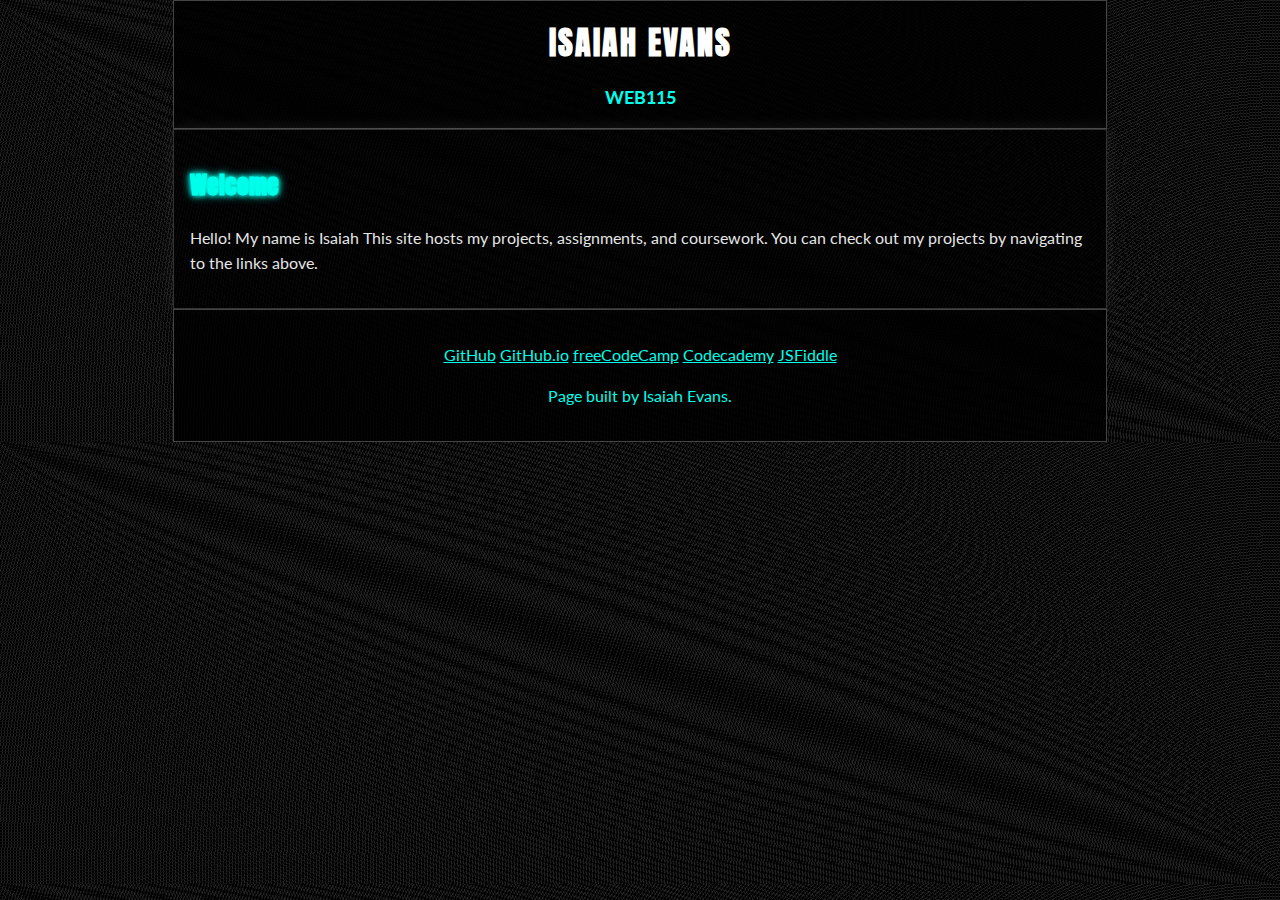
<file: index.htm>
<!DOCTYPE html>
<html lang="en">
<head>
  <meta charset="UTF-8">
  <meta name="viewport" content="width=device-width, initial-scale=1.0">
  <title>Isaiah — Home</title>
  <link rel="stylesheet" href="styles.css">
</head>
<body>
  <header>
    <h1>Isaiah Evans</h1>
    <nav>
      <ul>
        <li><a href="web115/index.html">WEB115</a></li>
      </ul>
    </nav>
  </header>
  <main>
    <h2>Welcome</h2>
    <p>Hello! My name is Isaiah This site hosts my projects, assignments, and coursework. You can check out my projects by navigating to the links above.</p>
  </main>
  <footer>
    <p>
      <a href="https://github.com/IsaiahEvans" target="_blank">GitHub</a> 
      <a href="https://IsaiahEvans.github.io" target="_blank">GitHub.io</a> 
      <a href="https://www.freecodecamp.org/Isaiah_Evans21" target="_blank">freeCodeCamp</a> 
      <a href="https://www.codecademy.com/profiles/Staticsnoise" target="_blank">Codecademy</a> 
      <a href="https://jsfiddle.net/u/staticsnoise/fiddles" target="_blank">JSFiddle</a>
    </p>
    <p>
      <a  </a> 
      <a  </a>
    </p>
    <p>Page built by Isaiah Evans.</p>
  </footer>
</body>
</html>
</file>
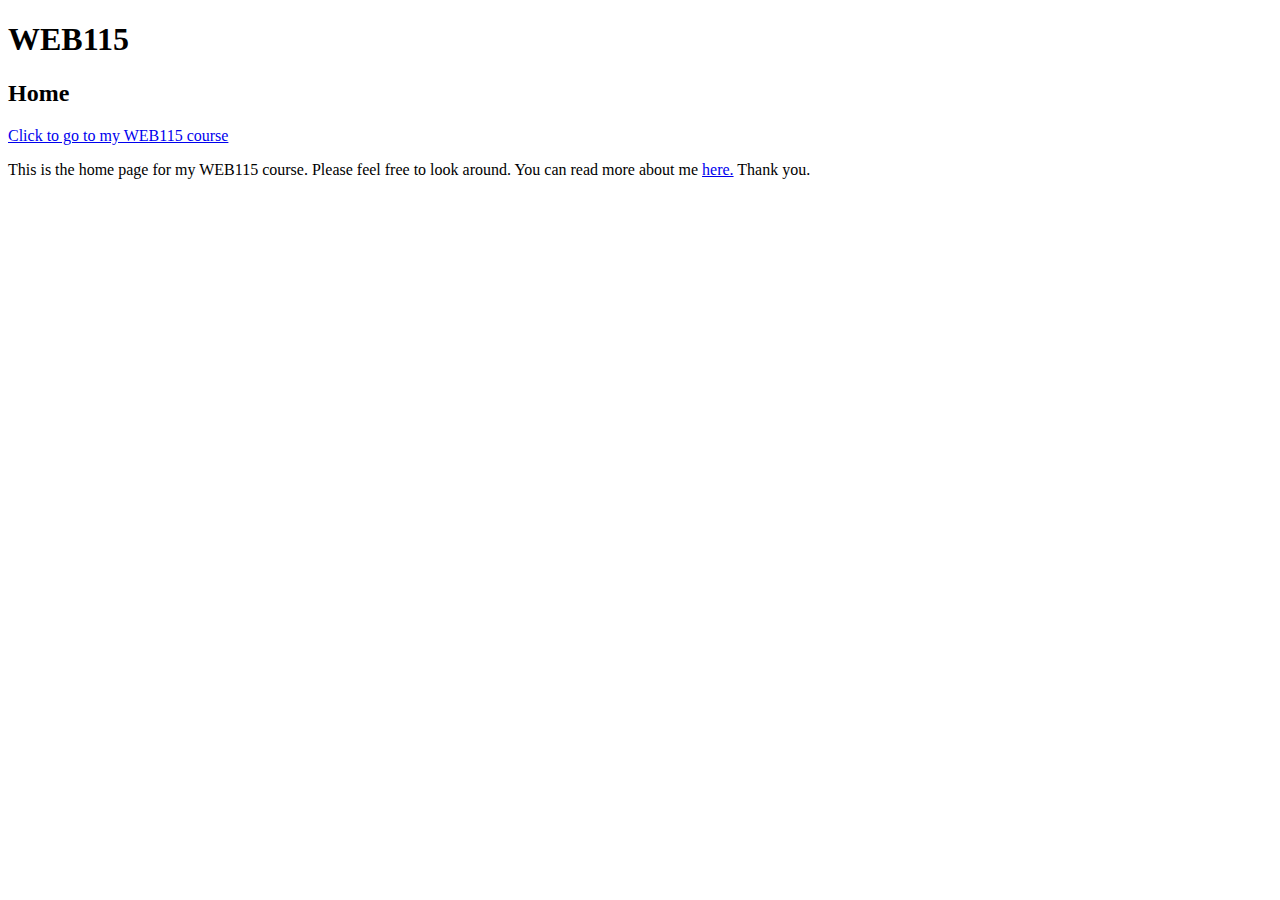
<file: index.html>
<!DOCTYPE html>
<html lang="en">
<head>
    <meta charset="UTF-8">
    <title>WEB115 - Home</title>
</head>

<body>

<header>
    <h1>WEB115</h1>
</header>

<main>
    <h2>Home</h2>
    <a href="web115/index.html">Click to go to my WEB115 course</a>


    <p>
        This is the home page for my WEB115 course. Please feel free to look around.
        You can read more about me <a href="web115/introduction.html">here.</a>
        Thank you.
    </p>
</main>

</body>
</html>
</file>
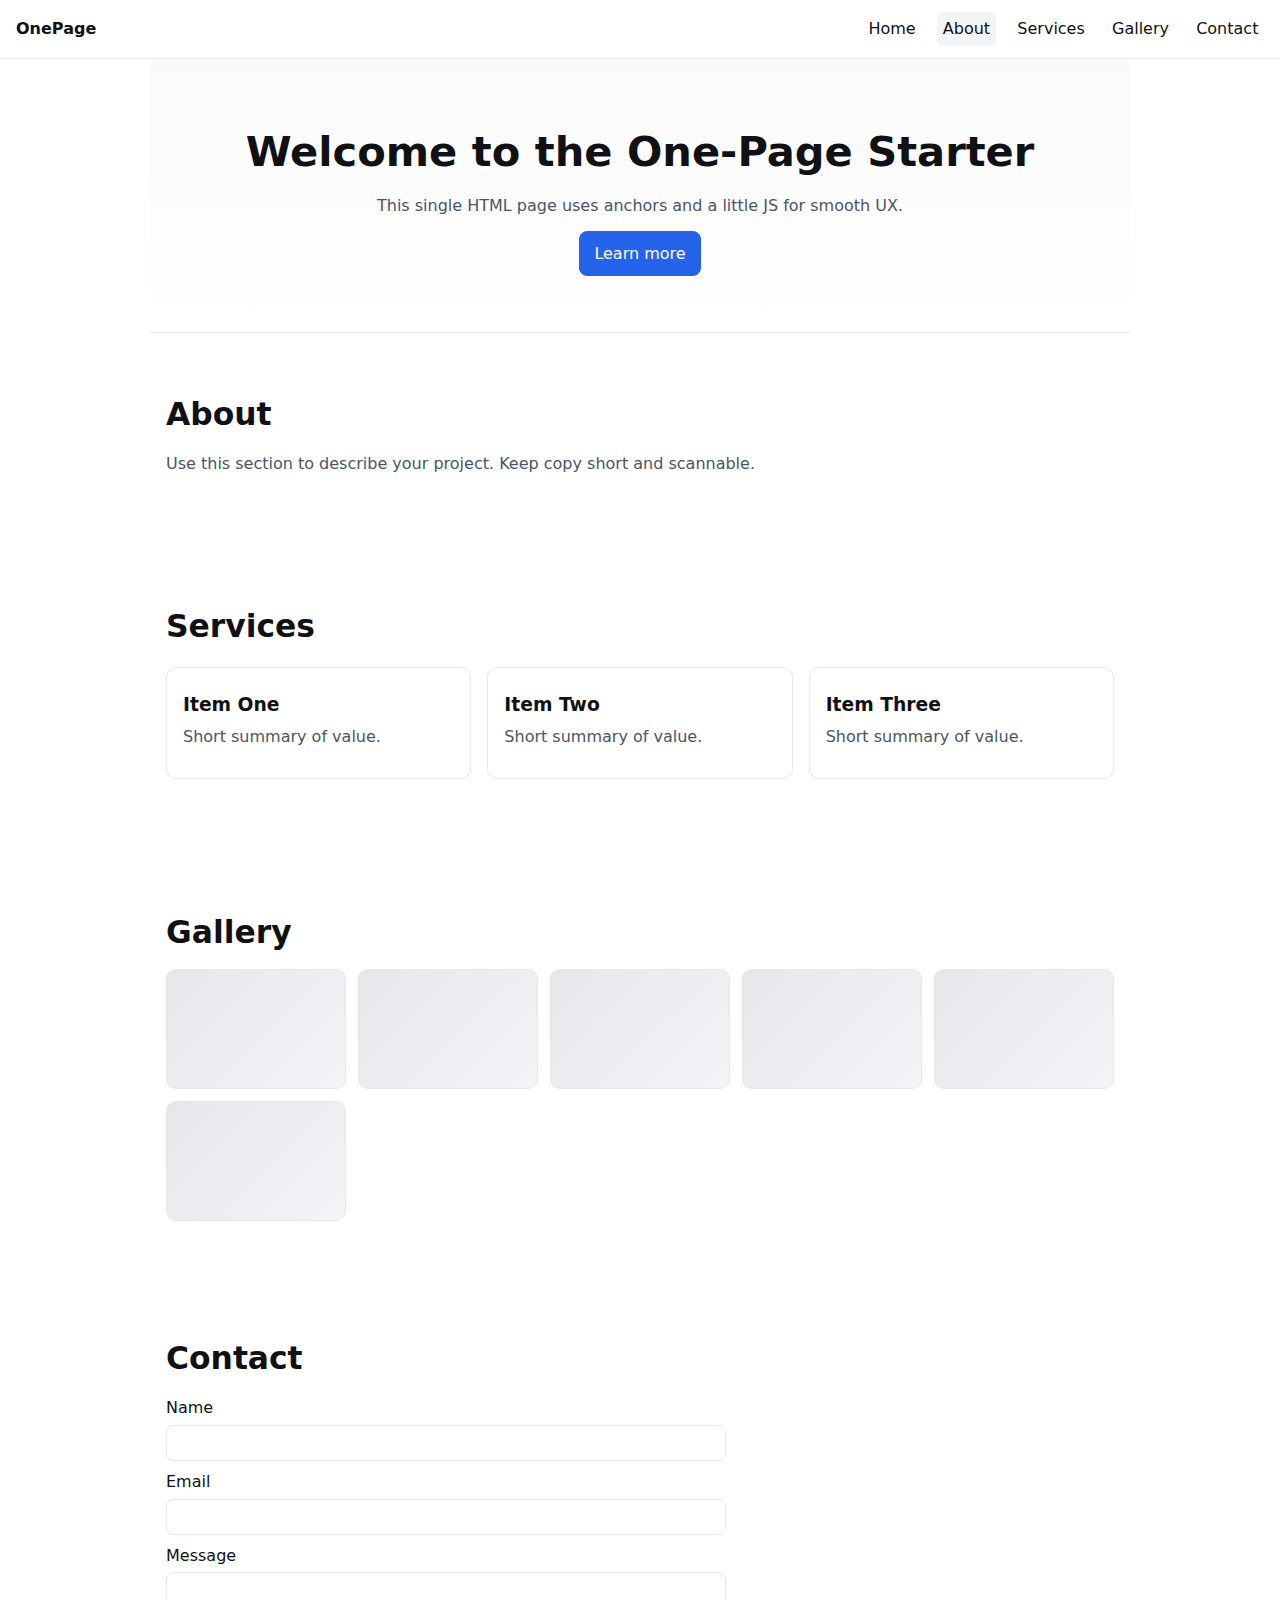
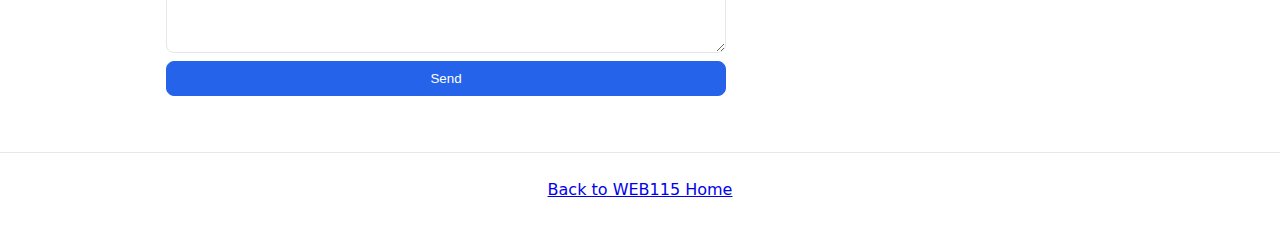
<file: web115/onepage_original/index.html>
<!DOCTYPE html>
<html lang="en">
<head>
  <meta charset="utf-8" />
  <meta name="viewport" content="width=device-width, initial-scale=1" />
  <title>One-Page Starter</title>

  <link rel="stylesheet" href="styles/style.css" />
  <link rel="icon" href="images/favicon-32.png" sizes="32x32" type="image/png" />
</head>
<body>
  <header class="site-header">
    <a class="logo" href="#home">OnePage</a>
    <button id="navToggle" class="nav-toggle" aria-expanded="false" aria-controls="siteNav">Menu</button>
    <nav id="siteNav" class="site-nav" aria-label="Primary">
      <a href="#home" class="active">Home</a>
      <a href="#about">About</a>
      <a href="#services">Services</a>
      <a href="#gallery">Gallery</a>
      <a href="#contact">Contact</a>
    </nav>
  </header>

  <main>
    <section id="home" class="panel hero" tabindex="-1" aria-labelledby="home-title">
      <h1 id="home-title">Welcome to the One-Page Starter</h1>
      <p>This single HTML page uses anchors and a little JS for smooth UX.</p>
      <a class="button" href="#about">Learn more</a>
    </section>

    <section id="about" class="panel" aria-labelledby="about-title">
      <h2 id="about-title">About</h2>
      <p>Use this section to describe your project. Keep copy short and scannable.</p>
    </section>

    <section id="services" class="panel" aria-labelledby="services-title">
      <h2 id="services-title">Services</h2>
      <ul class="cards">
        <li class="card"><h3>Item One</h3><p>Short summary of value.</p></li>
        <li class="card"><h3>Item Two</h3><p>Short summary of value.</p></li>
        <li class="card"><h3>Item Three</h3><p>Short summary of value.</p></li>
      </ul>
    </section>

    <section id="gallery" class="panel" aria-labelledby="gallery-title">
      <h2 id="gallery-title">Gallery</h2>
      <div class="grid">
        <div class="ph"></div><div class="ph"></div><div class="ph"></div>
        <div class="ph"></div><div class="ph"></div><div class="ph"></div>
      </div>
    </section>

    <section id="contact" class="panel" aria-labelledby="contact-title">
      <h2 id="contact-title">Contact</h2>
      <form class="contact" action="#" method="post" onsubmit="return false;">
        <label>
          <span>Name</span>
          <input type="text" required>
        </label>
        <label>
          <span>Email</span>
          <input type="email" required>
        </label>
        <label>
          <span>Message</span>
          <textarea rows="4" required></textarea>
        </label>
        <button class="button" type="submit">Send</button>
      </form>
    </section>
  </main>

  <footer class="site-footer">
    <p><a href="../">Back to WEB115 Home</a></p>
  </footer>

  <!-- tiny JS for menu + active-link highlight -->
  <script src="scripts/main.js"></script>

  <!-- validator bubble -->
  <script src="https://lint.page/kit/880bd5.js" crossorigin="anonymous"></script>
</body>
</html>
</file>
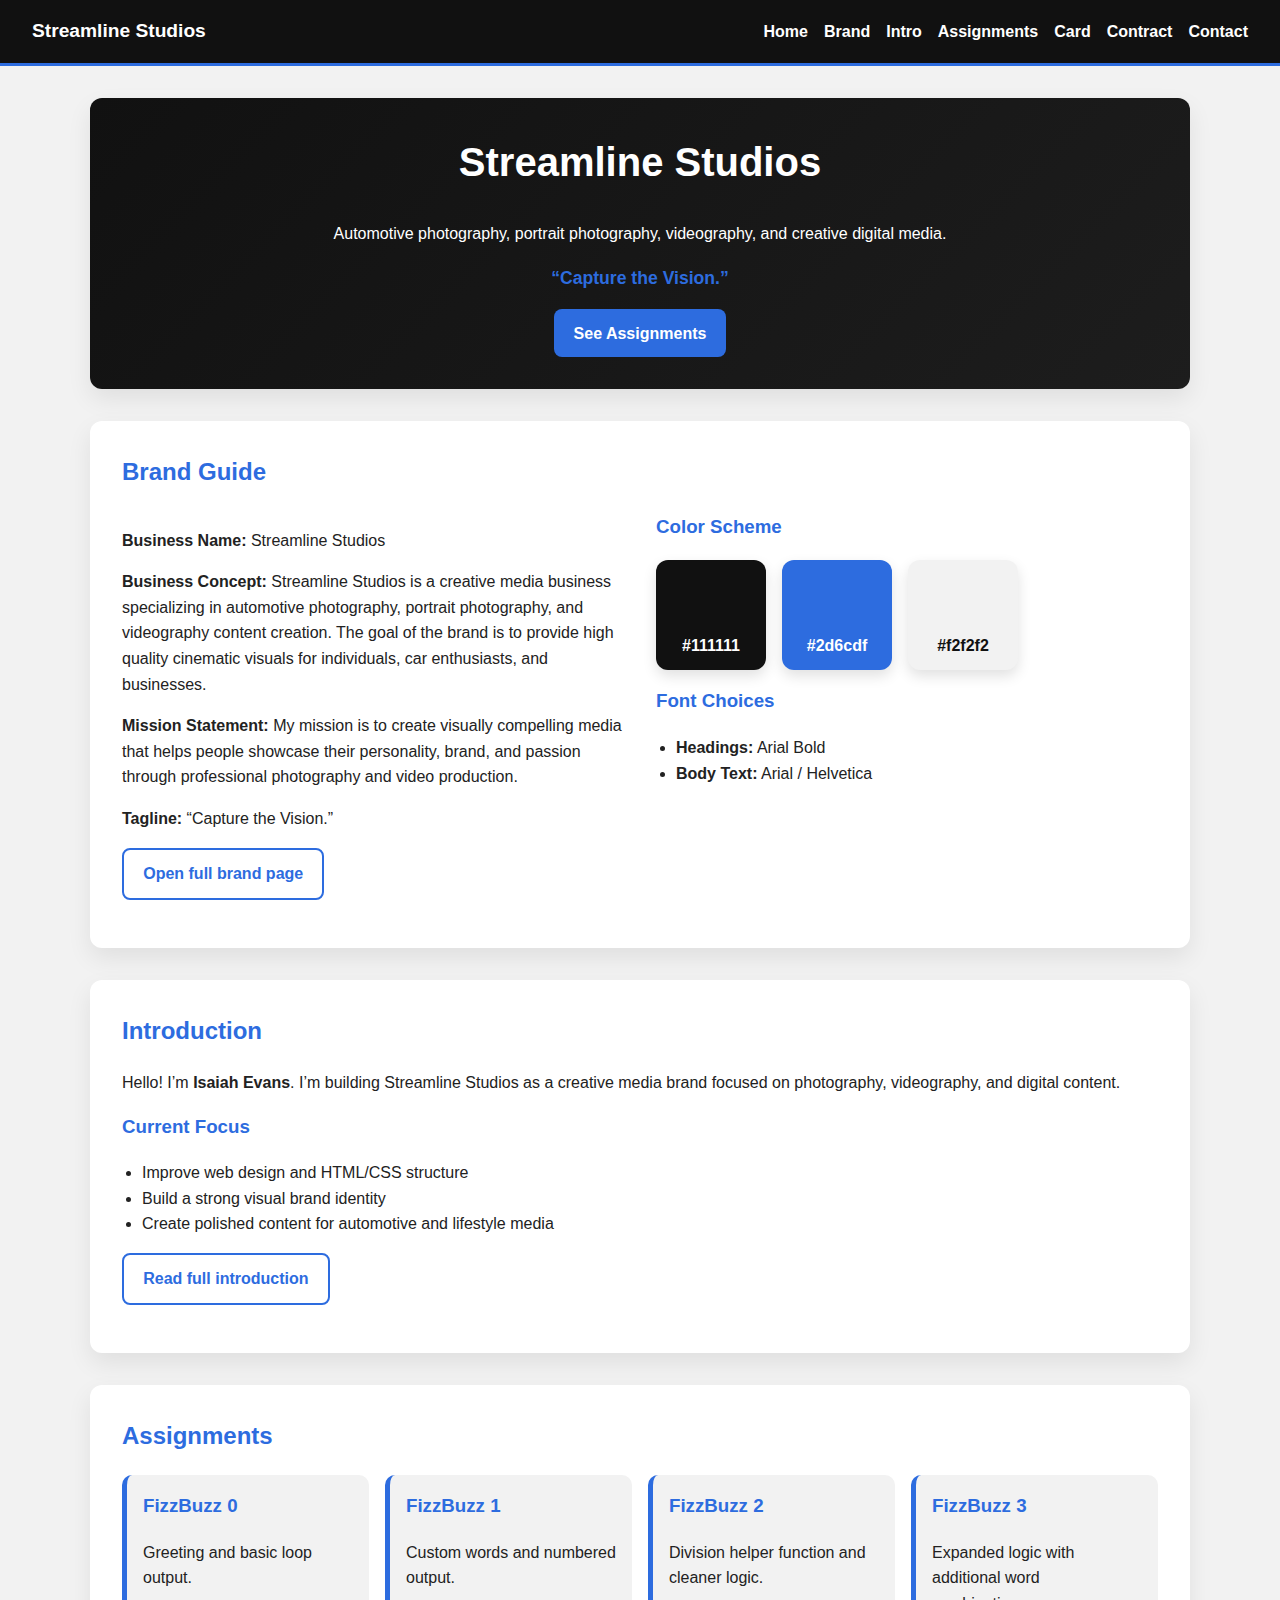
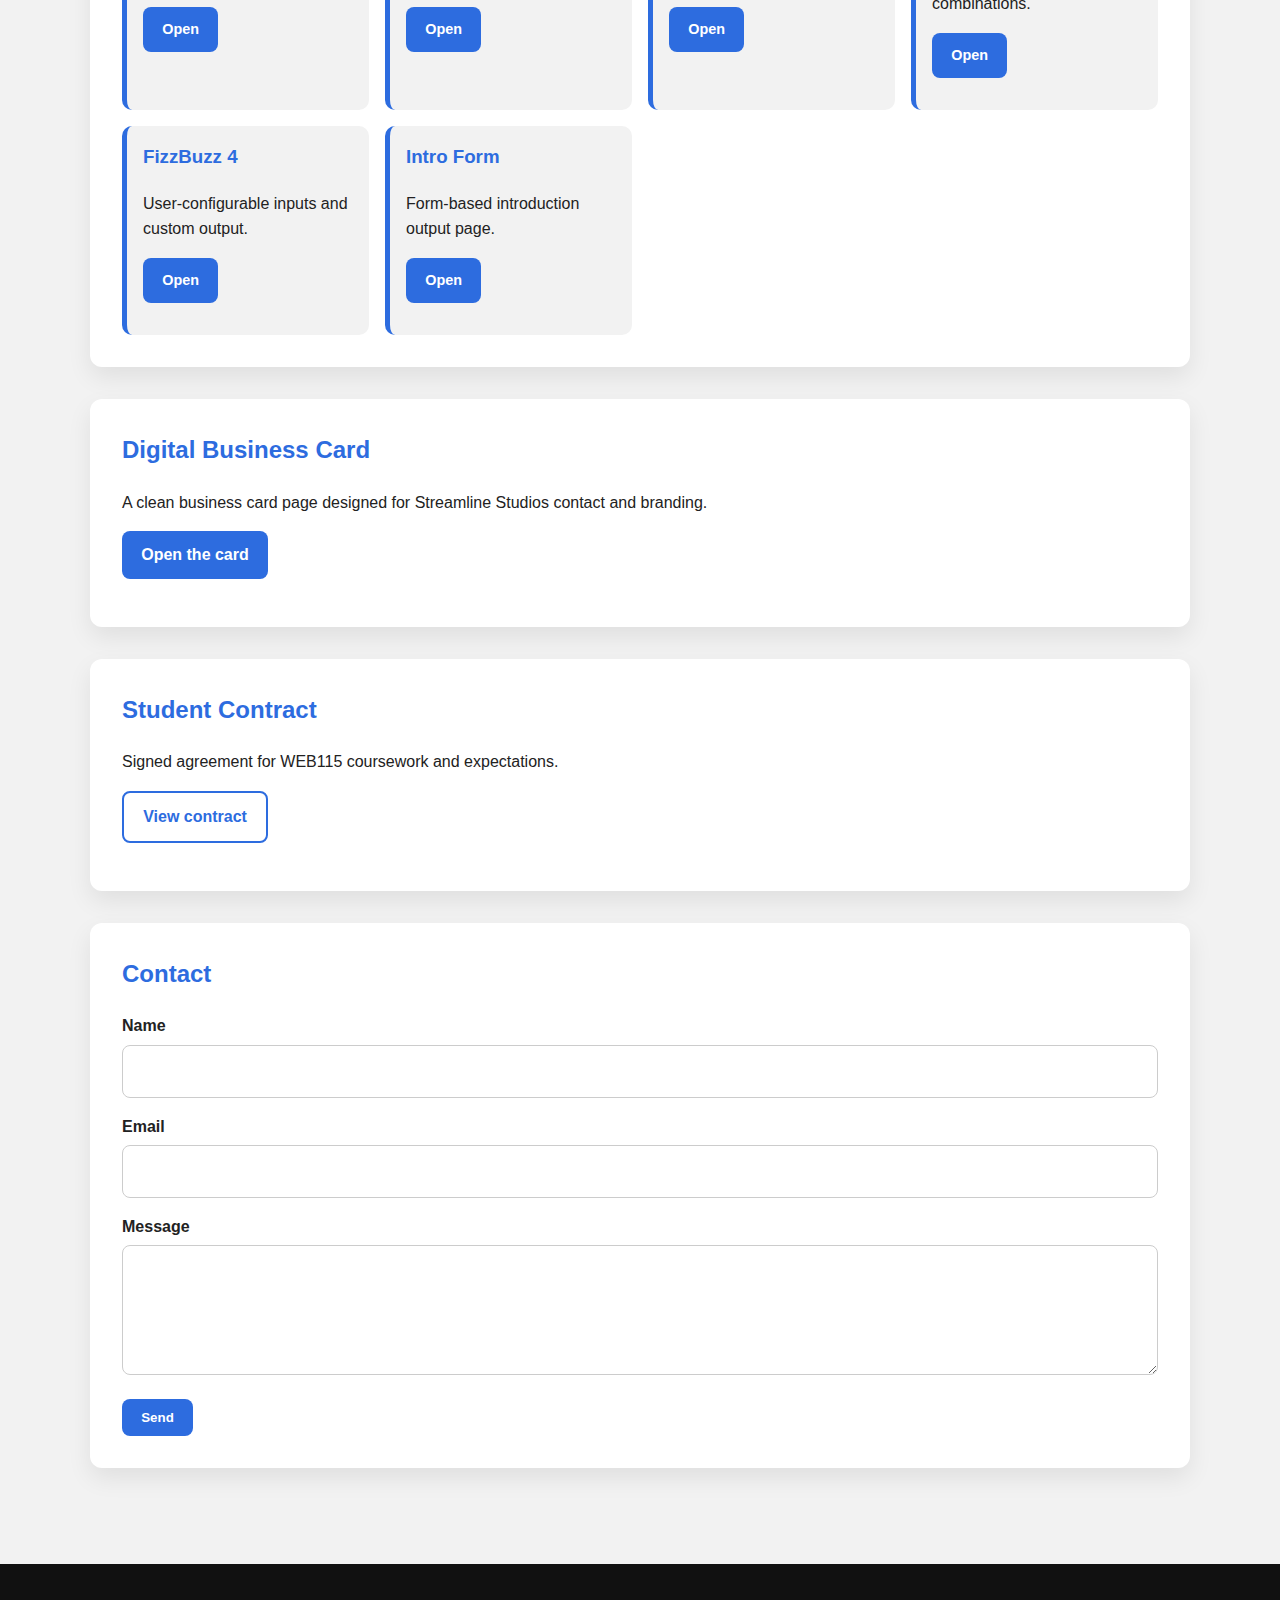
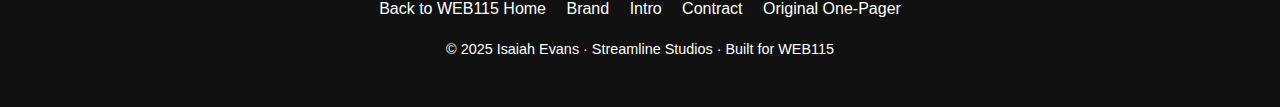
<file: web115/onepage_site/index.html>
<!DOCTYPE html>
<html lang="en">
<head>
  <meta charset="utf-8" />
  <meta name="viewport" content="width=device-width, initial-scale=1" />
  <meta name="description" content="Streamline Studios — automotive photography, portrait photography, videography, and creative digital media." />
  <title>Streamline Studios — One-Page Site</title>

  <link rel="stylesheet" href="styles/style.css" />

  <link rel="icon" href="images/favicon.ico">
</head>
<body>
  <header class="site-header">
    <a class="logo" href="#home" aria-label="Streamline Studios">
      <span class="wordmark">Streamline Studios</span>
    </a>

    <button id="navToggle" class="nav-toggle" aria-expanded="false" aria-controls="siteNav" aria-label="Toggle menu">
      Menu
    </button>

    <nav id="siteNav" class="site-nav" aria-label="Primary">
      <a href="#home" class="active">Home</a>
      <a href="#brand">Brand</a>
      <a href="#intro">Intro</a>
      <a href="#assignments">Assignments</a>
      <a href="#card">Card</a>
      <a href="#contract">Contract</a>
      <a href="#contact">Contact</a>
    </nav>
  </header>

  <main>
    <section id="home" class="panel hero" tabindex="-1" aria-labelledby="home-title">
      <h1 id="home-title">Streamline Studios</h1>
      <p>Automotive photography, portrait photography, videography, and creative digital media.</p>
      <p class="tagline">“Capture the Vision.”</p>
      <a class="button" href="#assignments">See Assignments</a>
    </section>

    <section id="brand" class="panel" aria-labelledby="brand-title">
      <h2 id="brand-title">Brand Guide</h2>
      <div class="columns">
        <div>
          <p><strong>Business Name:</strong> Streamline Studios</p>
          <p><strong>Business Concept:</strong> Streamline Studios is a creative media business specializing in automotive photography, portrait photography, and videography content creation. The goal of the brand is to provide high quality cinematic visuals for individuals, car enthusiasts, and businesses.</p>
          <p><strong>Mission Statement:</strong> My mission is to create visually compelling media that helps people showcase their personality, brand, and passion through professional photography and video production.</p>
          <p><strong>Tagline:</strong> “Capture the Vision.”</p>
          <p class="mt-1"><a class="button outline" href="../brand.html">Open full brand page</a></p>
        </div>

        <div>
          <h3>Color Scheme</h3>
          <ul class="swatches">
            <li style="--chip:#111111"><span>#111111</span></li>
            <li style="--chip:#2d6cdf"><span>#2d6cdf</span></li>
            <li style="--chip:#f2f2f2; --ink:#111111"><span>#f2f2f2</span></li>
          </ul>

          <h3>Font Choices</h3>
          <ul class="bullets">
            <li><strong>Headings:</strong> Arial Bold</li>
            <li><strong>Body Text:</strong> Arial / Helvetica</li>
          </ul>
        </div>
      </div>
    </section>

    <section id="intro" class="panel" aria-labelledby="intro-title">
      <h2 id="intro-title">Introduction</h2>
      <p>Hello! I’m <strong>Isaiah Evans</strong>. I’m building Streamline Studios as a creative media brand focused on photography, videography, and digital content.</p>
      <h3>Current Focus</h3>
      <ul class="bullets">
        <li>Improve web design and HTML/CSS structure</li>
        <li>Build a strong visual brand identity</li>
        <li>Create polished content for automotive and lifestyle media</li>
      </ul>
      <p class="mt-1"><a class="button outline" href="../introduction.html">Read full introduction</a></p>
    </section>

    <section id="assignments" class="panel" aria-labelledby="assign-title">
      <h2 id="assign-title">Assignments</h2>
      <ul class="cards">
        <li class="card">
          <h3>FizzBuzz 0</h3>
          <p>Greeting and basic loop output.</p>
          <p><a class="button small" href="../fizzbuzz0.html">Open</a></p>
        </li>
        <li class="card">
          <h3>FizzBuzz 1</h3>
          <p>Custom words and numbered output.</p>
          <p><a class="button small" href="../fizzbuzz1.html">Open</a></p>
        </li>
        <li class="card">
          <h3>FizzBuzz 2</h3>
          <p>Division helper function and cleaner logic.</p>
          <p><a class="button small" href="../fizzbuzz2.html">Open</a></p>
        </li>
        <li class="card">
          <h3>FizzBuzz 3</h3>
          <p>Expanded logic with additional word combinations.</p>
          <p><a class="button small" href="../fizzbuzz3.html">Open</a></p>
        </li>
        <li class="card">
          <h3>FizzBuzz 4</h3>
          <p>User-configurable inputs and custom output.</p>
          <p><a class="button small" href="../fizzbuzz4.html">Open</a></p>
        </li>
        <li class="card">
          <h3>Intro Form</h3>
          <p>Form-based introduction output page.</p>
          <p><a class="button small" href="../intro-form.html">Open</a></p>
        </li>
      </ul>
    </section>

    <section id="card" class="panel" aria-labelledby="card-title">
      <h2 id="card-title">Digital Business Card</h2>
      <p>A clean business card page designed for Streamline Studios contact and branding.</p>
      <p class="mt-1"><a class="button" href="../streamlinestudios.com/">Open the card</a></p>
    </section>

    <section id="contract" class="panel" aria-labelledby="contract-title">
      <h2 id="contract-title">Student Contract</h2>
      <p>Signed agreement for WEB115 coursework and expectations.</p>
      <p class="mt-1"><a class="button outline" href="../contract.html">View contract</a></p>
    </section>

    <section id="contact" class="panel" aria-labelledby="contact-title">
      <h2 id="contact-title">Contact</h2>
      <form class="contact" action="#" method="post" onsubmit="return false;">
        <label>
          <span>Name</span>
          <input type="text" required>
        </label>
        <label>
          <span>Email</span>
          <input type="email" required>
        </label>
        <label>
          <span>Message</span>
          <textarea rows="4" required></textarea>
        </label>
        <button class="button" type="submit">Send</button>
      </form>
    </section>
  </main>

  <footer class="site-footer">
    <nav class="footer-links" aria-label="Footer">
      <a href="../">Back to WEB115 Home</a>
      <a href="../brand.html">Brand</a>
      <a href="../introduction.html">Intro</a>
      <a href="../contract.html">Contract</a>
      <a href="../onepage_original/">Original One-Pager</a>
    </nav>
    <p class="small">© 2025 Isaiah Evans · Streamline Studios · Built for WEB115</p>
  </footer>

  <script src="scripts/main.js"></script>
  <script src="https://lint.page/kit/880bd5.js" crossorigin="anonymous"></script>
</body>
</html>
</file>
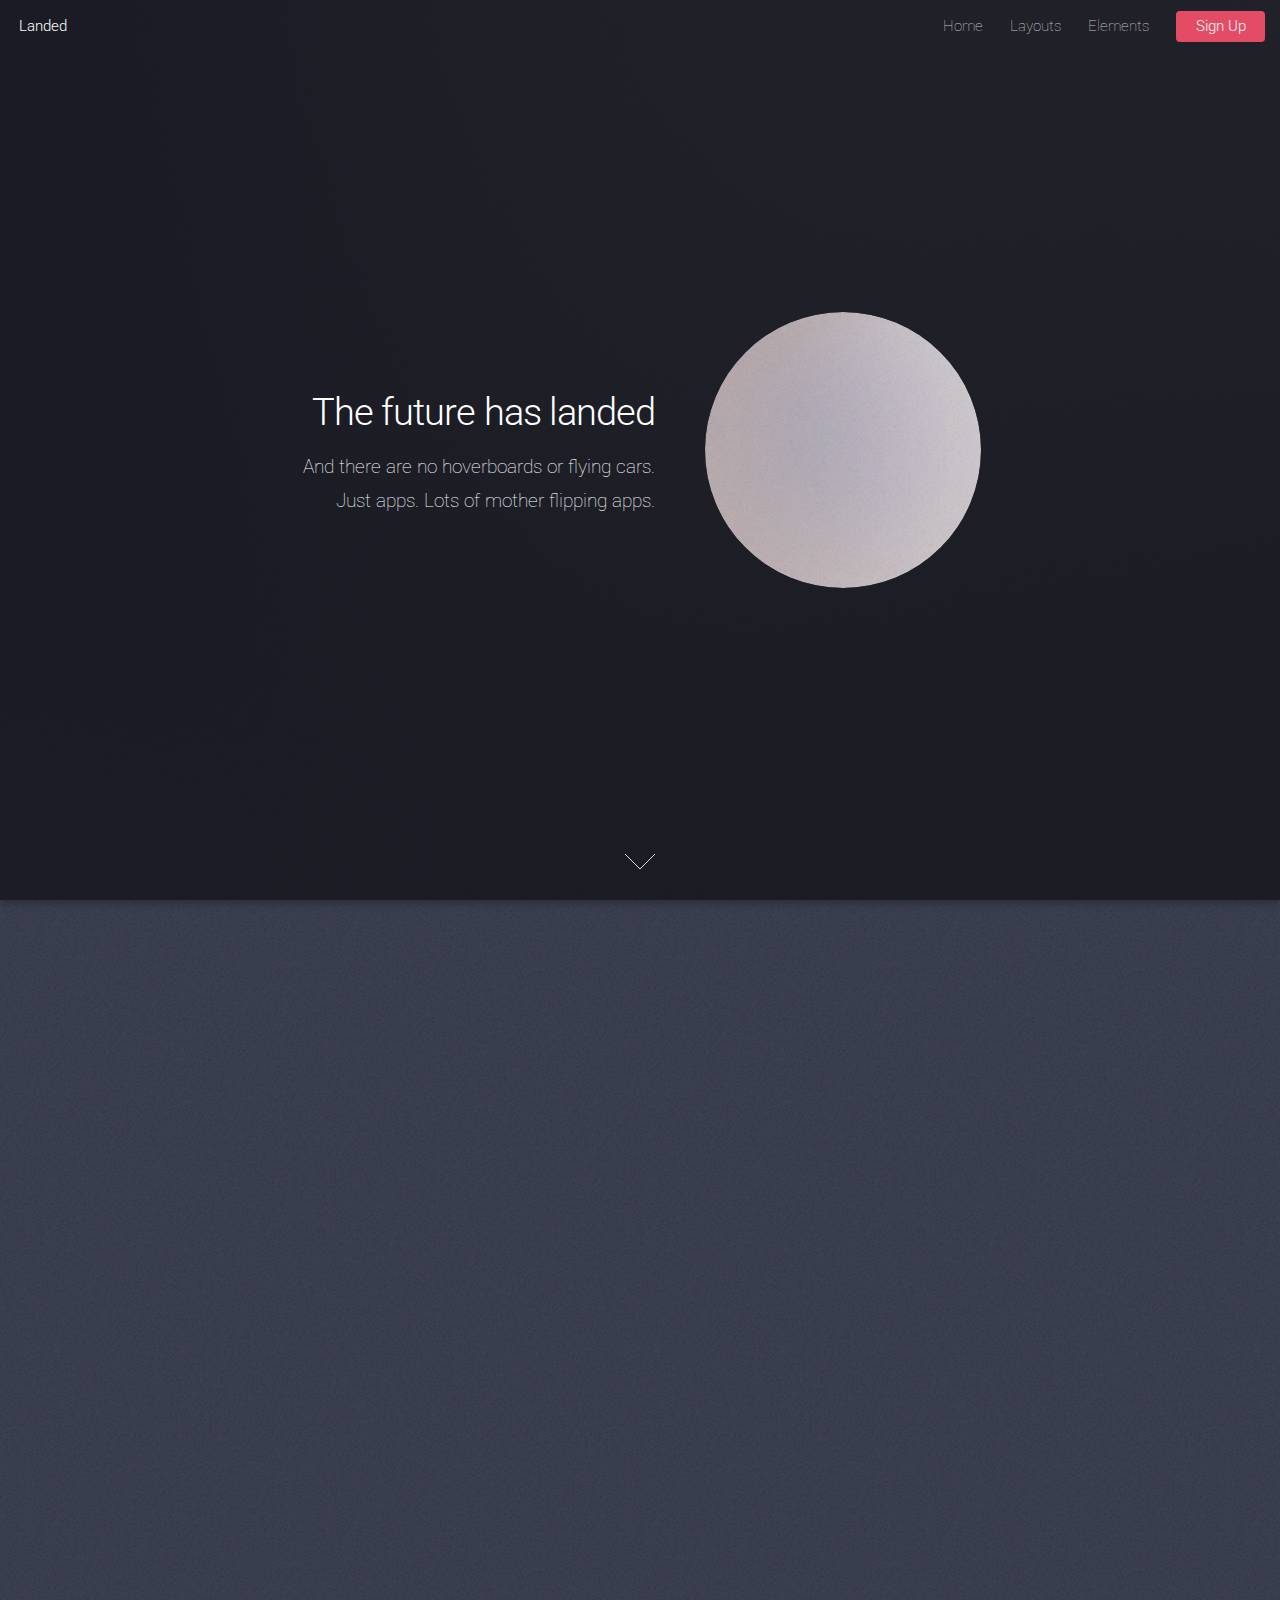
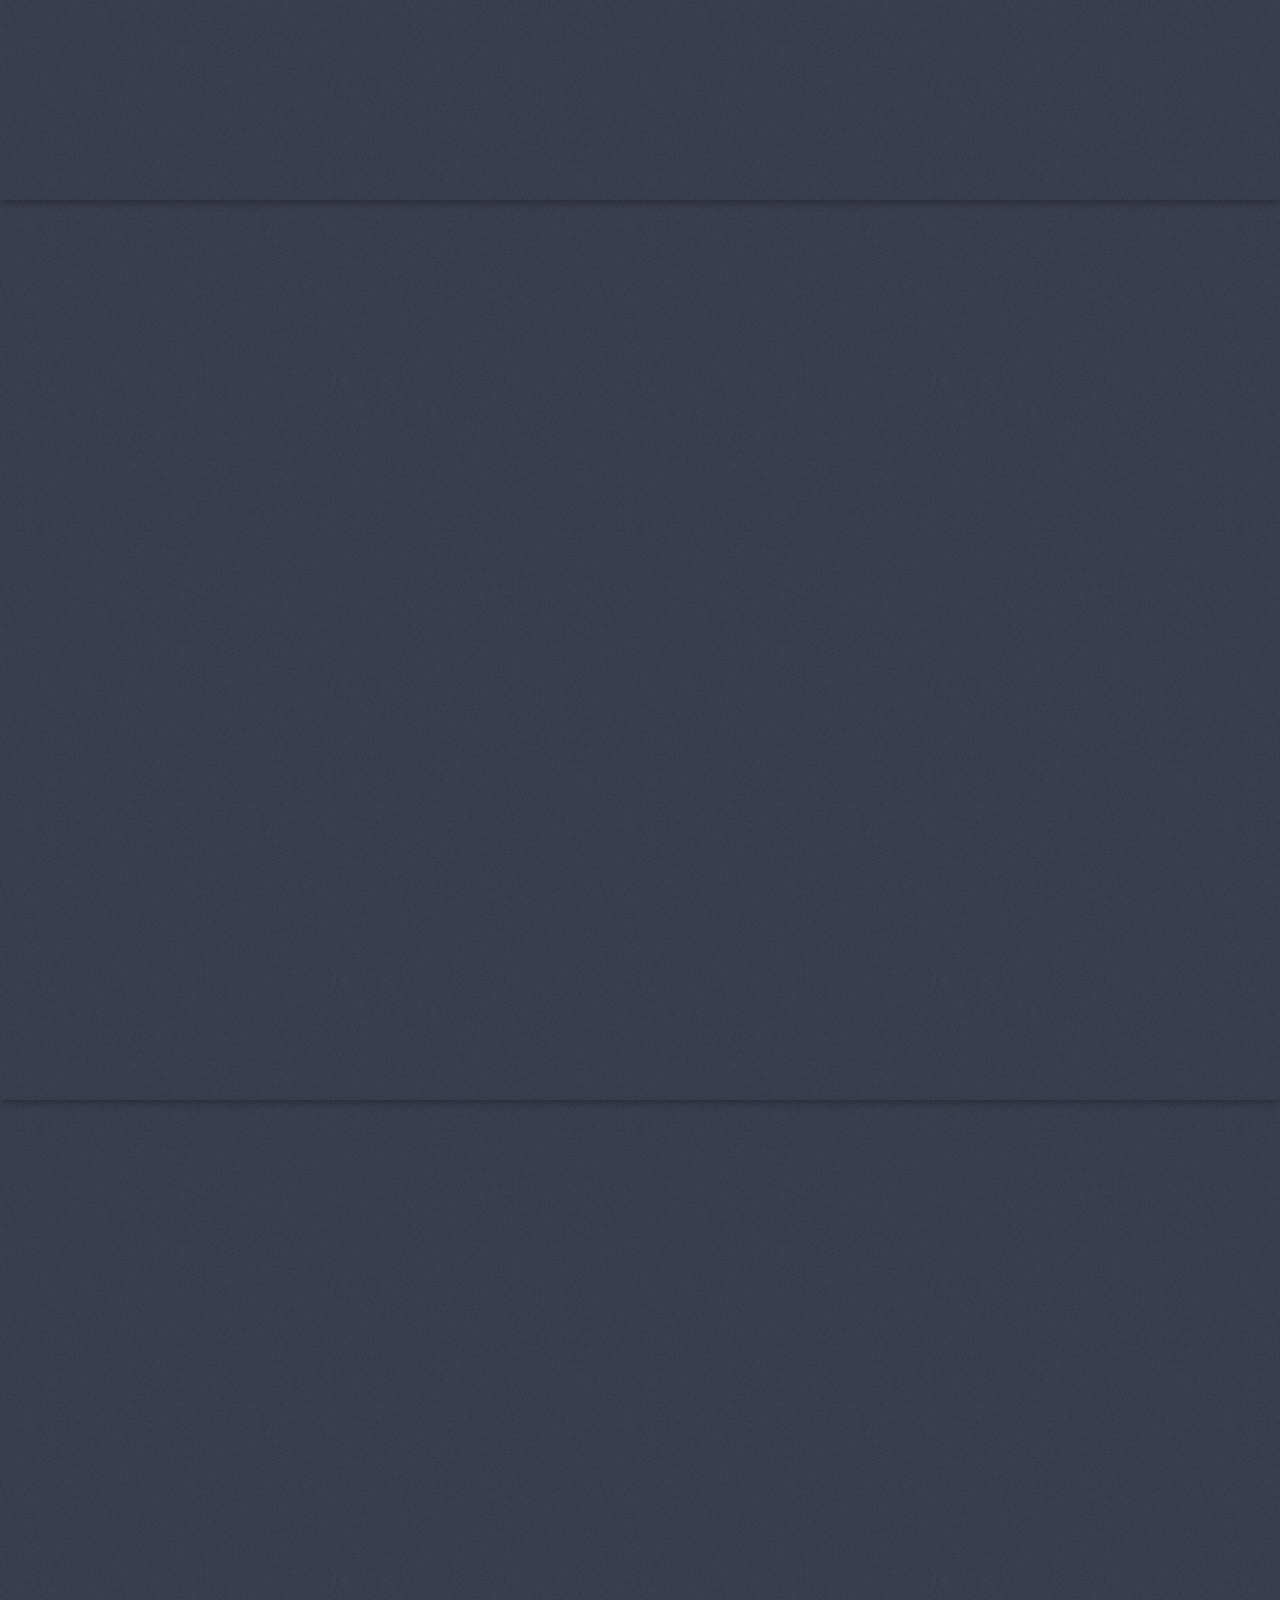
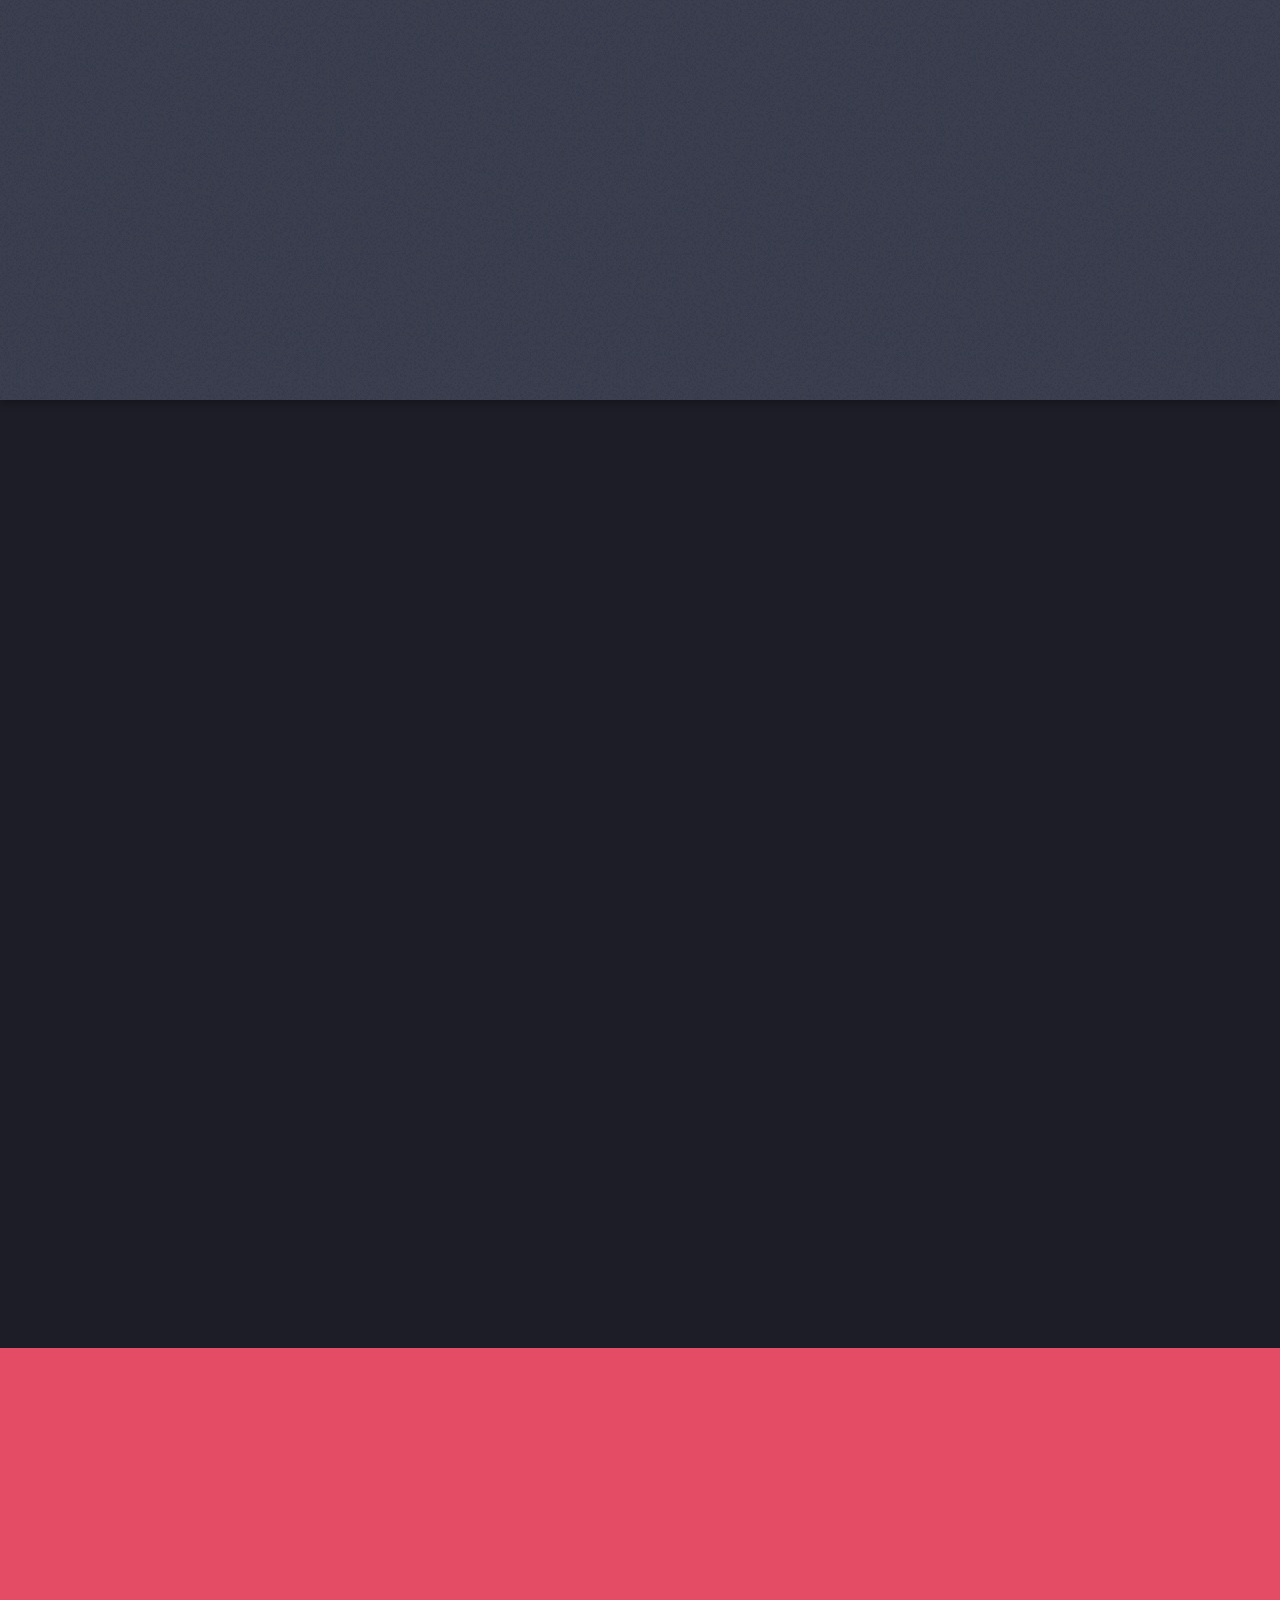
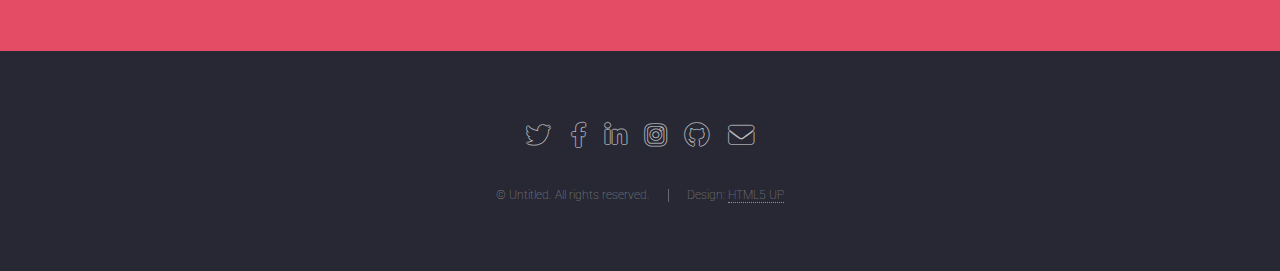
<file: web115/onepagesite/index.html>
<!DOCTYPE HTML>
<!--
	Landed by HTML5 UP
	html5up.net | @ajlkn
	Free for personal and commercial use under the CCA 3.0 license (html5up.net/license)
-->
<html>
	<head>
		<title>Landed by HTML5 UP</title>
		<meta charset="utf-8" />
		<meta name="viewport" content="width=device-width, initial-scale=1, user-scalable=no" />
		<link rel="stylesheet" href="assets/css/main.css" />
		<noscript><link rel="stylesheet" href="assets/css/noscript.css" /></noscript>
	</head>
	<body class="is-preload landing">
		<div id="page-wrapper">

			<!-- Header -->
				<header id="header">
					<h1 id="logo"><a href="index.html">Landed</a></h1>
					<nav id="nav">
						<ul>
							<li><a href="index.html">Home</a></li>
							<li>
								<a href="#">Layouts</a>
								<ul>
									<li><a href="left-sidebar.html">Left Sidebar</a></li>
									<li><a href="right-sidebar.html">Right Sidebar</a></li>
									<li><a href="no-sidebar.html">No Sidebar</a></li>
									<li>
										<a href="#">Submenu</a>
										<ul>
											<li><a href="#">Option 1</a></li>
											<li><a href="#">Option 2</a></li>
											<li><a href="#">Option 3</a></li>
											<li><a href="#">Option 4</a></li>
										</ul>
									</li>
								</ul>
							</li>
							<li><a href="elements.html">Elements</a></li>
							<li><a href="#" class="button primary">Sign Up</a></li>
						</ul>
					</nav>
				</header>

			<!-- Banner -->
				<section id="banner">
					<div class="content">
						<header>
							<h2>The future has landed</h2>
							<p>And there are no hoverboards or flying cars.<br />
							Just apps. Lots of mother flipping apps.</p>
						</header>
						<span class="image"><img src="images/pic01.jpg" alt="" /></span>
					</div>
					<a href="#one" class="goto-next scrolly">Next</a>
				</section>

			<!-- One -->
				<section id="one" class="spotlight style1 bottom">
					<span class="image fit main"><img src="images/pic02.jpg" alt="" /></span>
					<div class="content">
						<div class="container">
							<div class="row">
								<div class="col-4 col-12-medium">
									<header>
										<h2>Odio faucibus ipsum integer consequat</h2>
										<p>Nascetur eu nibh vestibulum amet gravida nascetur praesent</p>
									</header>
								</div>
								<div class="col-4 col-12-medium">
									<p>Feugiat accumsan lorem eu ac lorem amet sed accumsan donec.
									Blandit orci porttitor semper. Arcu phasellus tortor enim mi
									nisi praesent dolor adipiscing. Integer mi sed nascetur cep aliquet
									augue varius tempus lobortis porttitor accumsan consequat
									adipiscing lorem dolor.</p>
								</div>
								<div class="col-4 col-12-medium">
									<p>Morbi enim nascetur et placerat lorem sed iaculis neque ante
									adipiscing adipiscing metus massa. Blandit orci porttitor semper.
									Arcu phasellus tortor enim mi mi nisi praesent adipiscing. Integer
									mi sed nascetur cep aliquet augue varius tempus. Feugiat lorem
									ipsum dolor nullam.</p>
								</div>
							</div>
						</div>
					</div>
					<a href="#two" class="goto-next scrolly">Next</a>
				</section>

			<!-- Two -->
				<section id="two" class="spotlight style2 right">
					<span class="image fit main"><img src="images/pic03.jpg" alt="" /></span>
					<div class="content">
						<header>
							<h2>Interdum amet non magna accumsan</h2>
							<p>Nunc commodo accumsan eget id nisi eu col volutpat magna</p>
						</header>
						<p>Feugiat accumsan lorem eu ac lorem amet ac arcu phasellus tortor enim mi mi nisi praesent adipiscing. Integer mi sed nascetur cep aliquet augue varius tempus lobortis porttitor lorem et accumsan consequat adipiscing lorem.</p>
						<ul class="actions">
							<li><a href="#" class="button">Learn More</a></li>
						</ul>
					</div>
					<a href="#three" class="goto-next scrolly">Next</a>
				</section>

			<!-- Three -->
				<section id="three" class="spotlight style3 left">
					<span class="image fit main bottom"><img src="images/pic04.jpg" alt="" /></span>
					<div class="content">
						<header>
							<h2>Interdum felis blandit praesent sed augue</h2>
							<p>Accumsan integer ultricies aliquam vel massa sapien phasellus</p>
						</header>
						<p>Feugiat accumsan lorem eu ac lorem amet ac arcu phasellus tortor enim mi mi nisi praesent adipiscing. Integer mi sed nascetur cep aliquet augue varius tempus lobortis porttitor lorem et accumsan consequat adipiscing lorem.</p>
						<ul class="actions">
							<li><a href="#" class="button">Learn More</a></li>
						</ul>
					</div>
					<a href="#four" class="goto-next scrolly">Next</a>
				</section>

			<!-- Four -->
				<section id="four" class="wrapper style1 special fade-up">
					<div class="container">
						<header class="major">
							<h2>Accumsan sed tempus adipiscing blandit</h2>
							<p>Iaculis ac volutpat vis non enim gravida nisi faucibus posuere arcu consequat</p>
						</header>
						<div class="box alt">
							<div class="row gtr-uniform">
								<section class="col-4 col-6-medium col-12-xsmall">
									<span class="icon solid alt major fa-chart-area"></span>
									<h3>Ipsum sed commodo</h3>
									<p>Feugiat accumsan lorem eu ac lorem amet accumsan donec. Blandit orci porttitor.</p>
								</section>
								<section class="col-4 col-6-medium col-12-xsmall">
									<span class="icon solid alt major fa-comment"></span>
									<h3>Eleifend lorem ornare</h3>
									<p>Feugiat accumsan lorem eu ac lorem amet accumsan donec. Blandit orci porttitor.</p>
								</section>
								<section class="col-4 col-6-medium col-12-xsmall">
									<span class="icon solid alt major fa-flask"></span>
									<h3>Cubilia cep lobortis</h3>
									<p>Feugiat accumsan lorem eu ac lorem amet accumsan donec. Blandit orci porttitor.</p>
								</section>
								<section class="col-4 col-6-medium col-12-xsmall">
									<span class="icon solid alt major fa-paper-plane"></span>
									<h3>Non semper interdum</h3>
									<p>Feugiat accumsan lorem eu ac lorem amet accumsan donec. Blandit orci porttitor.</p>
								</section>
								<section class="col-4 col-6-medium col-12-xsmall">
									<span class="icon solid alt major fa-file"></span>
									<h3>Odio laoreet accumsan</h3>
									<p>Feugiat accumsan lorem eu ac lorem amet accumsan donec. Blandit orci porttitor.</p>
								</section>
								<section class="col-4 col-6-medium col-12-xsmall">
									<span class="icon solid alt major fa-lock"></span>
									<h3>Massa arcu accumsan</h3>
									<p>Feugiat accumsan lorem eu ac lorem amet accumsan donec. Blandit orci porttitor.</p>
								</section>
							</div>
						</div>
						<footer class="major">
							<ul class="actions special">
								<li><a href="#" class="button">Magna sed feugiat</a></li>
							</ul>
						</footer>
					</div>
				</section>

			<!-- Five -->
				<section id="five" class="wrapper style2 special fade">
					<div class="container">
						<header>
							<h2>Magna faucibus lorem diam</h2>
							<p>Ante metus praesent faucibus ante integer id accumsan eleifend</p>
						</header>
						<form method="post" action="#" class="cta">
							<div class="row gtr-uniform gtr-50">
								<div class="col-8 col-12-xsmall"><input type="email" name="email" id="email" placeholder="Your Email Address" /></div>
								<div class="col-4 col-12-xsmall"><input type="submit" value="Get Started" class="fit primary" /></div>
							</div>
						</form>
					</div>
				</section>

			<!-- Footer -->
				<footer id="footer">
					<ul class="icons">
						<li><a href="#" class="icon brands alt fa-twitter"><span class="label">Twitter</span></a></li>
						<li><a href="#" class="icon brands alt fa-facebook-f"><span class="label">Facebook</span></a></li>
						<li><a href="#" class="icon brands alt fa-linkedin-in"><span class="label">LinkedIn</span></a></li>
						<li><a href="#" class="icon brands alt fa-instagram"><span class="label">Instagram</span></a></li>
						<li><a href="#" class="icon brands alt fa-github"><span class="label">GitHub</span></a></li>
						<li><a href="#" class="icon solid alt fa-envelope"><span class="label">Email</span></a></li>
					</ul>
					<ul class="copyright">
						<li>&copy; Untitled. All rights reserved.</li><li>Design: <a href="http://html5up.net">HTML5 UP</a></li>
					</ul>
				</footer>

		</div>

		<!-- Scripts -->
			<script src="assets/js/jquery.min.js"></script>
			<script src="assets/js/jquery.scrolly.min.js"></script>
			<script src="assets/js/jquery.dropotron.min.js"></script>
			<script src="assets/js/jquery.scrollex.min.js"></script>
			<script src="assets/js/browser.min.js"></script>
			<script src="assets/js/breakpoints.min.js"></script>
			<script src="assets/js/util.js"></script>
			<script src="assets/js/main.js"></script>

	</body>
</html>
</file>
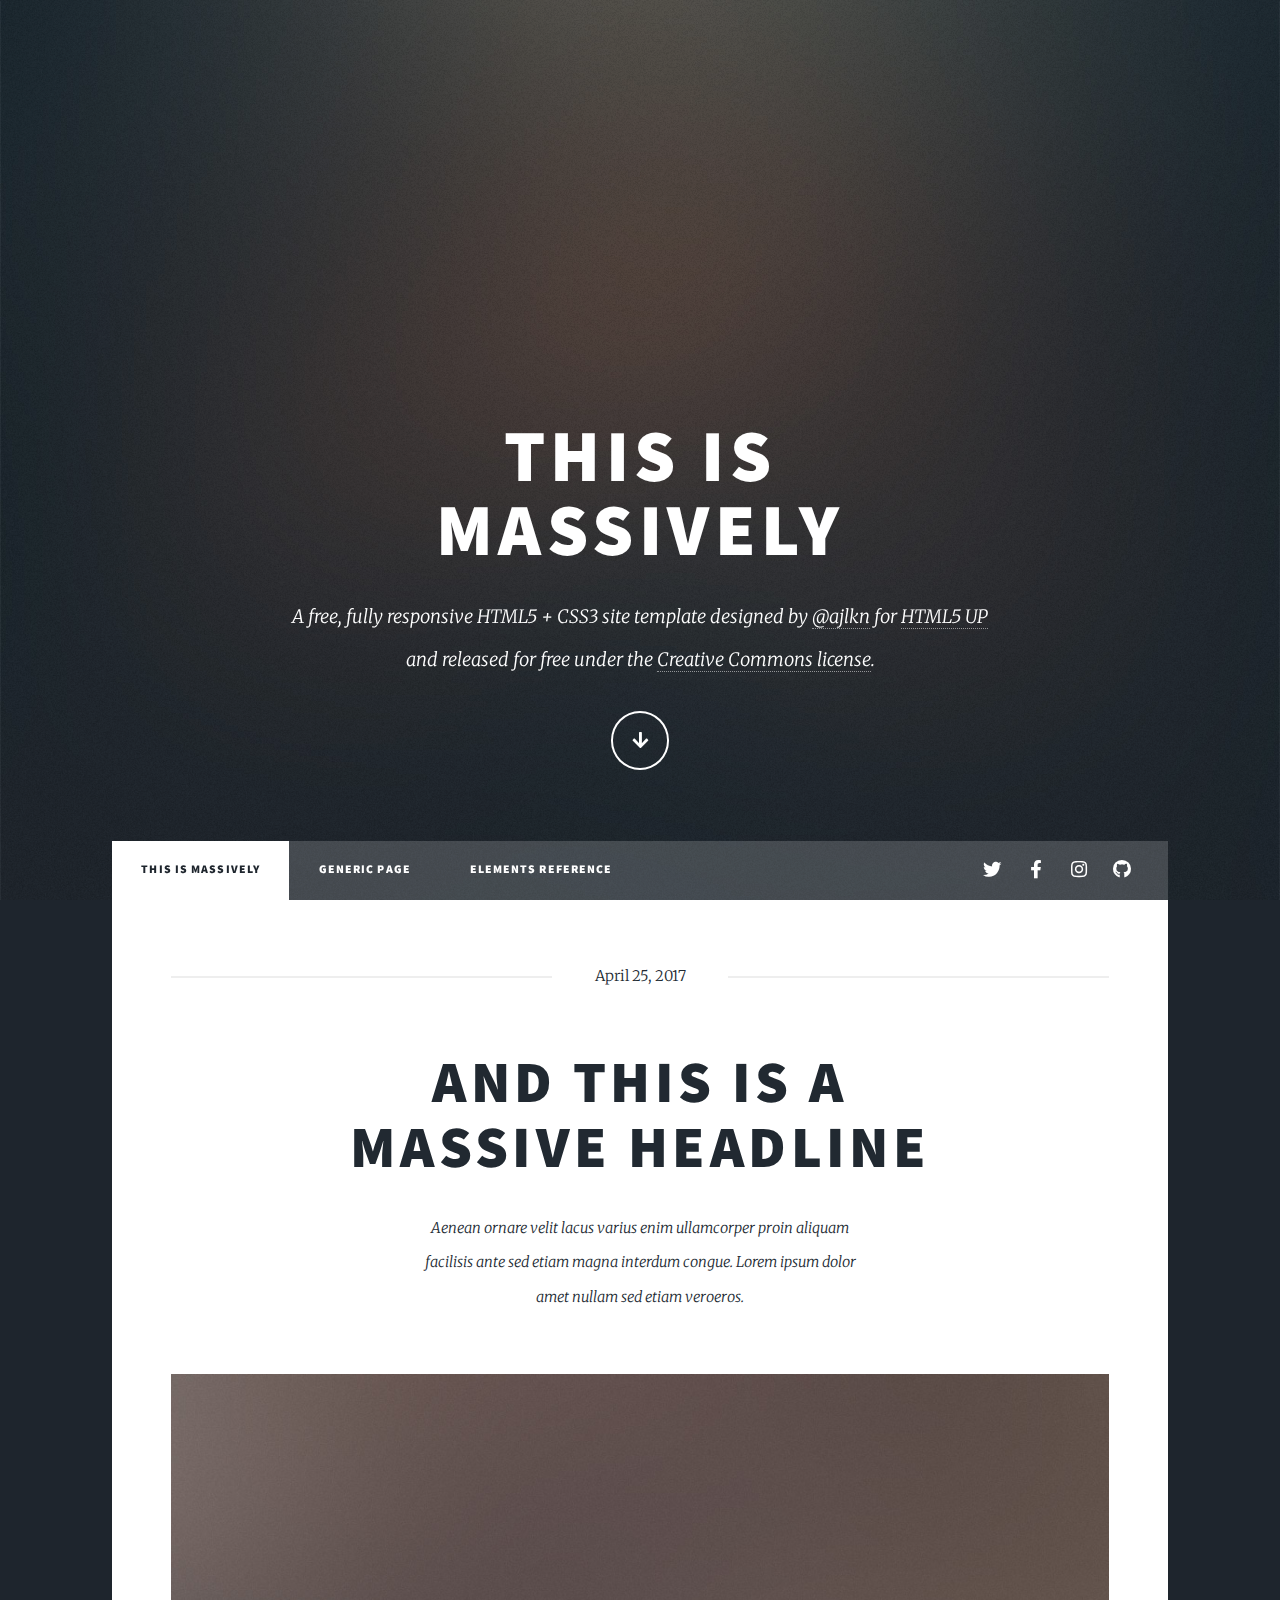
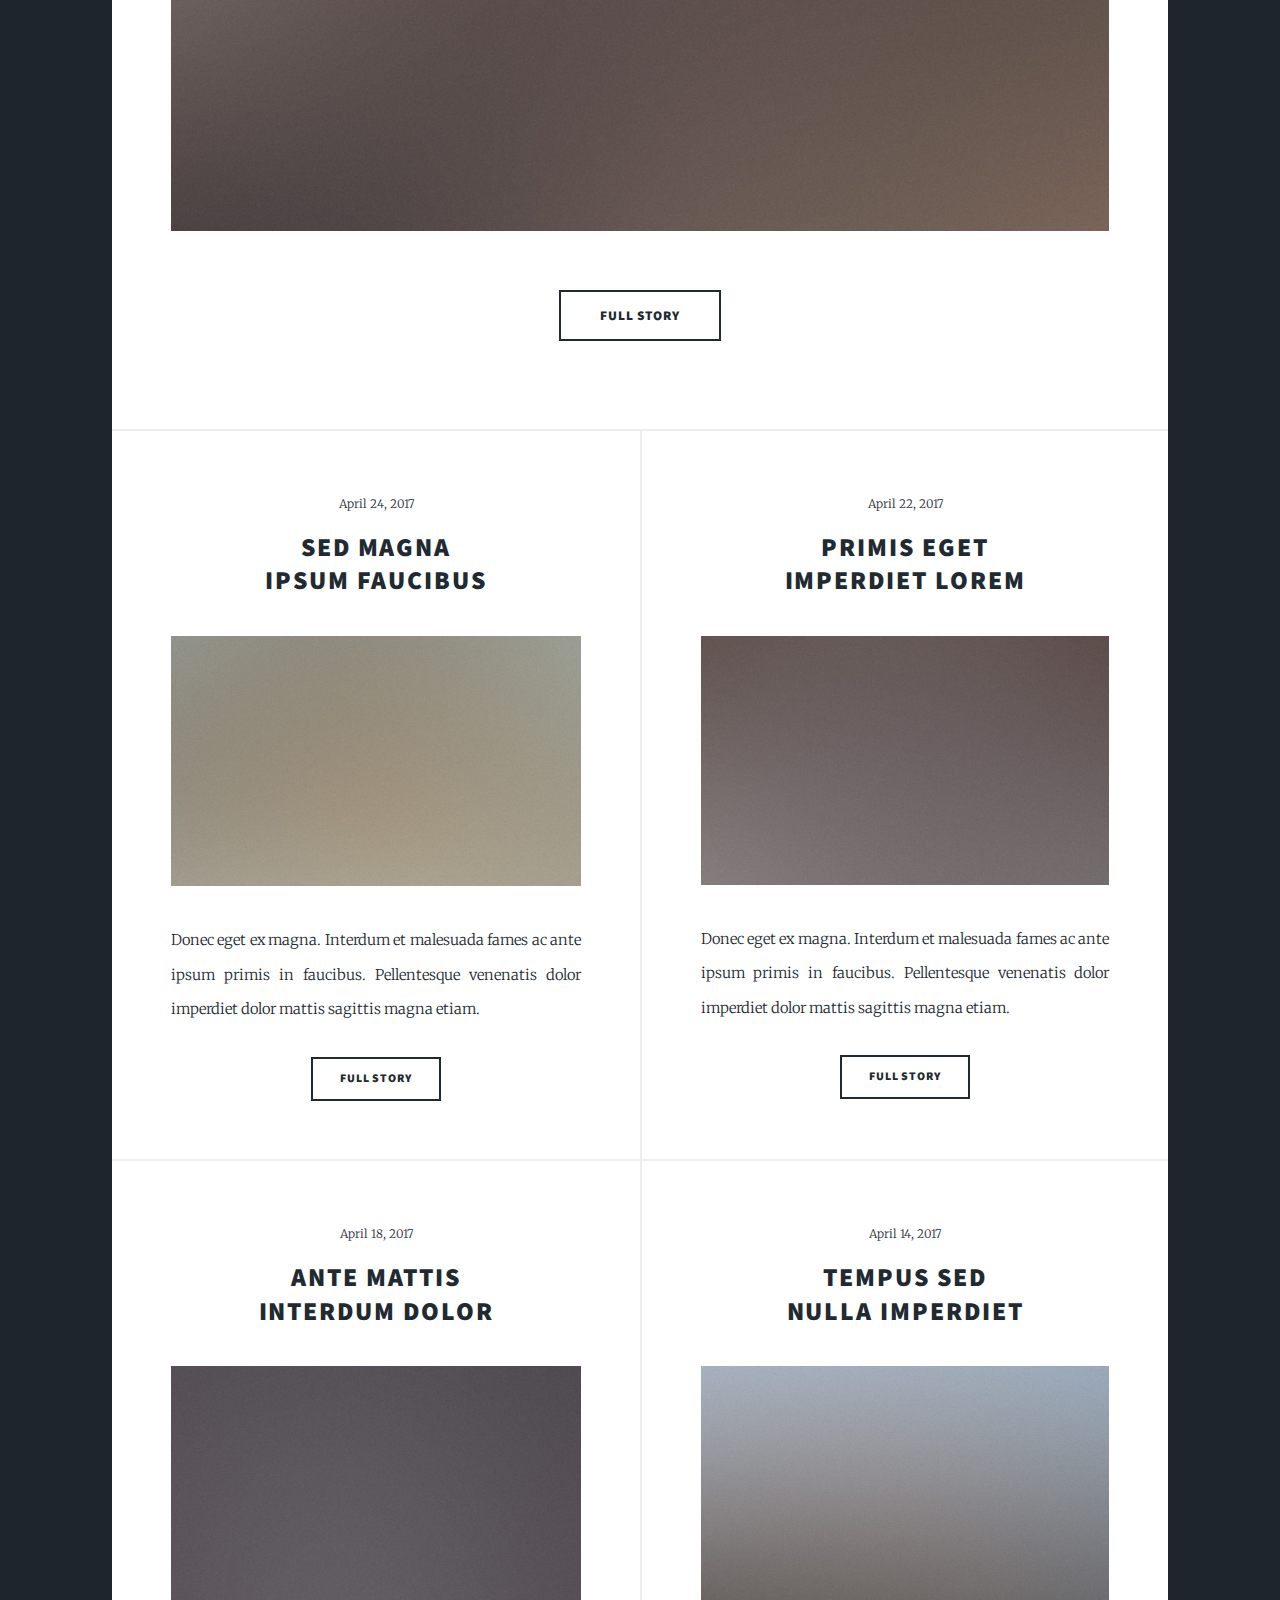
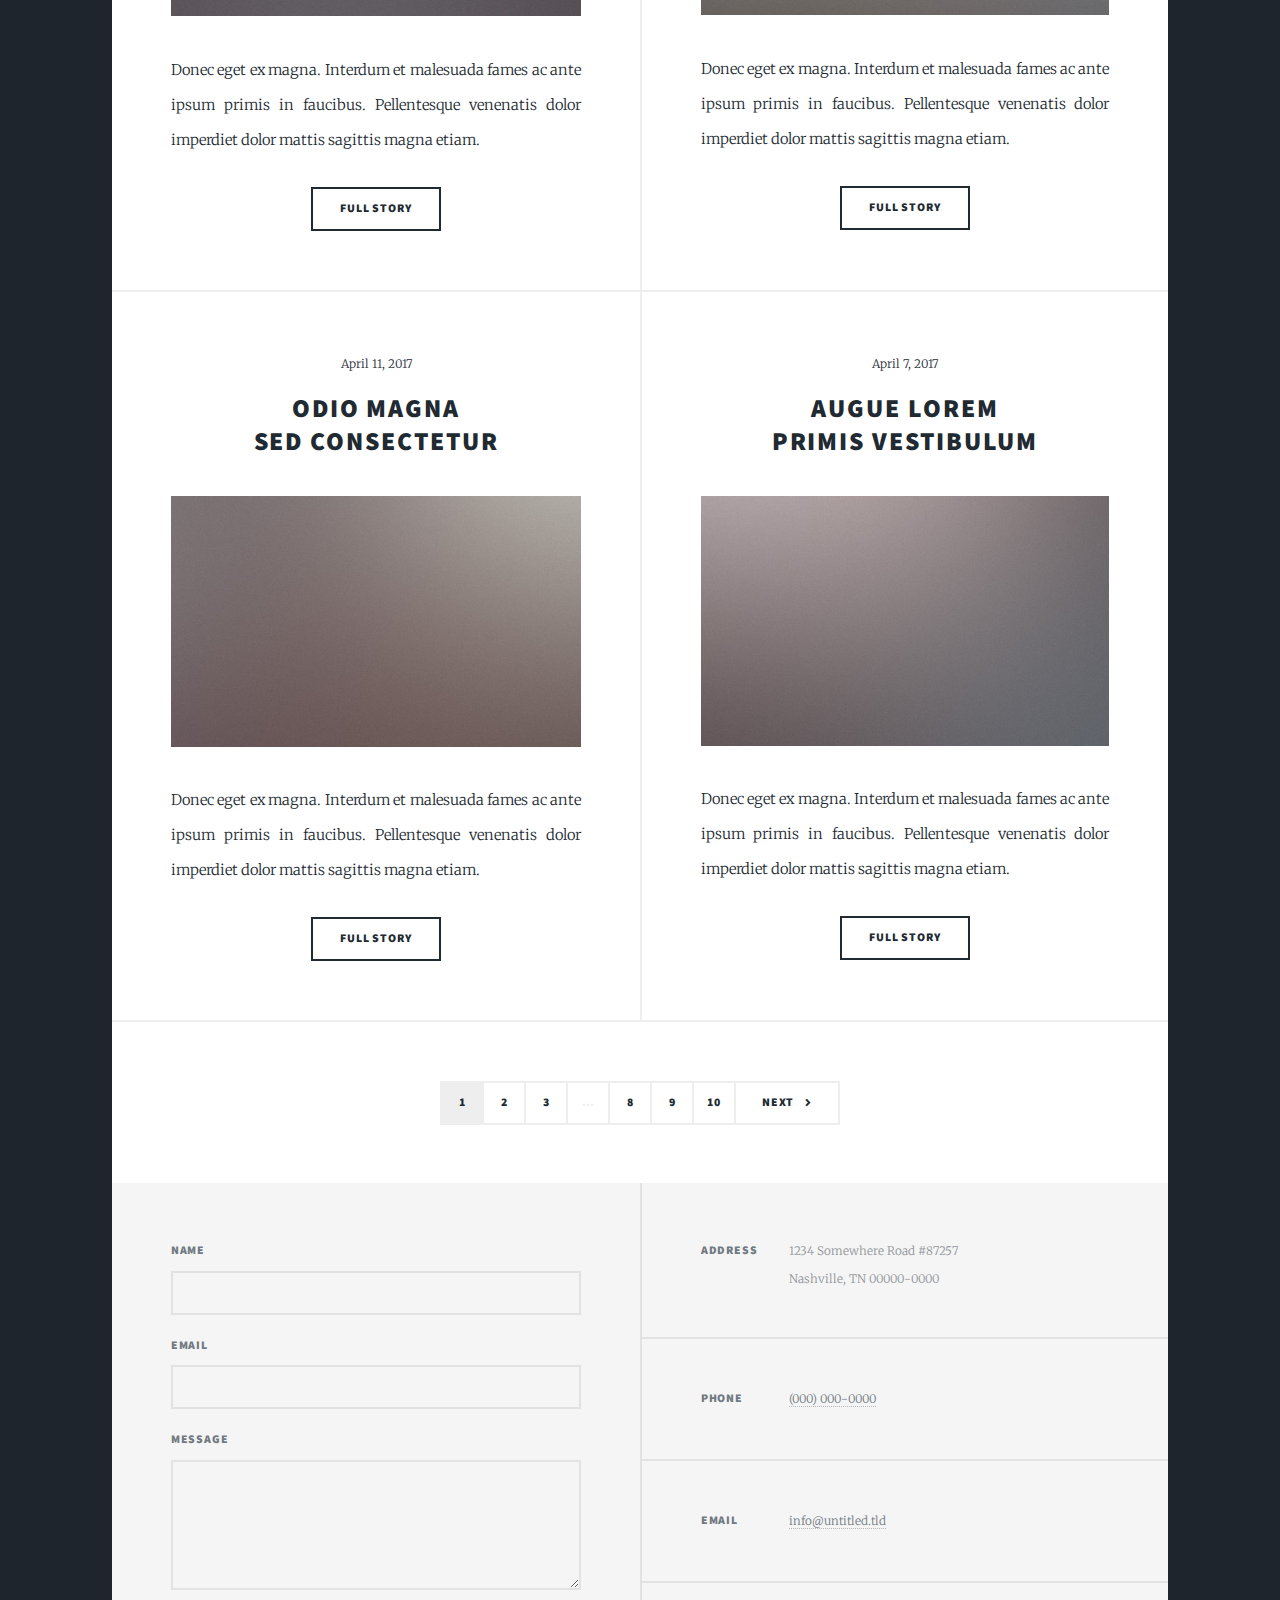
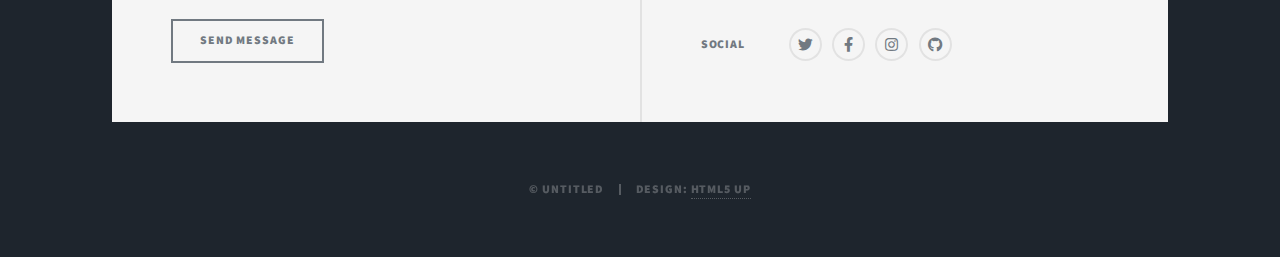
<file: web115/onepage_original/html5up-massively/index.html>
<!DOCTYPE HTML>
<!--
	Massively by HTML5 UP
	html5up.net | @ajlkn
	Free for personal and commercial use under the CCA 3.0 license (html5up.net/license)
-->
<html>
	<head>
		<title>Massively by HTML5 UP</title>
		<meta charset="utf-8" />
		<meta name="viewport" content="width=device-width, initial-scale=1, user-scalable=no" />
		<link rel="stylesheet" href="assets/css/main.css" />
		<noscript><link rel="stylesheet" href="assets/css/noscript.css" /></noscript>
	</head>
	<body class="is-preload">

		<!-- Wrapper -->
			<div id="wrapper" class="fade-in">

				<!-- Intro -->
					<div id="intro">
						<h1>This is<br />
						Massively</h1>
						<p>A free, fully responsive HTML5 + CSS3 site template designed by <a href="https://twitter.com/ajlkn">@ajlkn</a> for <a href="https://html5up.net">HTML5 UP</a><br />
						and released for free under the <a href="https://html5up.net/license">Creative Commons license</a>.</p>
						<ul class="actions">
							<li><a href="#header" class="button icon solid solo fa-arrow-down scrolly">Continue</a></li>
						</ul>
					</div>

				<!-- Header -->
					<header id="header">
						<a href="index.html" class="logo">Massively</a>
					</header>

				<!-- Nav -->
					<nav id="nav">
						<ul class="links">
							<li class="active"><a href="index.html">This is Massively</a></li>
							<li><a href="generic.html">Generic Page</a></li>
							<li><a href="elements.html">Elements Reference</a></li>
						</ul>
						<ul class="icons">
							<li><a href="#" class="icon brands fa-twitter"><span class="label">Twitter</span></a></li>
							<li><a href="#" class="icon brands fa-facebook-f"><span class="label">Facebook</span></a></li>
							<li><a href="#" class="icon brands fa-instagram"><span class="label">Instagram</span></a></li>
							<li><a href="#" class="icon brands fa-github"><span class="label">GitHub</span></a></li>
						</ul>
					</nav>

				<!-- Main -->
					<div id="main">

						<!-- Featured Post -->
							<article class="post featured">
								<header class="major">
									<span class="date">April 25, 2017</span>
									<h2><a href="#">And this is a<br />
									massive headline</a></h2>
									<p>Aenean ornare velit lacus varius enim ullamcorper proin aliquam<br />
									facilisis ante sed etiam magna interdum congue. Lorem ipsum dolor<br />
									amet nullam sed etiam veroeros.</p>
								</header>
								<a href="#" class="image main"><img src="images/pic01.jpg" alt="" /></a>
								<ul class="actions special">
									<li><a href="#" class="button large">Full Story</a></li>
								</ul>
							</article>

						<!-- Posts -->
							<section class="posts">
								<article>
									<header>
										<span class="date">April 24, 2017</span>
										<h2><a href="#">Sed magna<br />
										ipsum faucibus</a></h2>
									</header>
									<a href="#" class="image fit"><img src="images/pic02.jpg" alt="" /></a>
									<p>Donec eget ex magna. Interdum et malesuada fames ac ante ipsum primis in faucibus. Pellentesque venenatis dolor imperdiet dolor mattis sagittis magna etiam.</p>
									<ul class="actions special">
										<li><a href="#" class="button">Full Story</a></li>
									</ul>
								</article>
								<article>
									<header>
										<span class="date">April 22, 2017</span>
										<h2><a href="#">Primis eget<br />
										imperdiet lorem</a></h2>
									</header>
									<a href="#" class="image fit"><img src="images/pic03.jpg" alt="" /></a>
									<p>Donec eget ex magna. Interdum et malesuada fames ac ante ipsum primis in faucibus. Pellentesque venenatis dolor imperdiet dolor mattis sagittis magna etiam.</p>
									<ul class="actions special">
										<li><a href="#" class="button">Full Story</a></li>
									</ul>
								</article>
								<article>
									<header>
										<span class="date">April 18, 2017</span>
										<h2><a href="#">Ante mattis<br />
										interdum dolor</a></h2>
									</header>
									<a href="#" class="image fit"><img src="images/pic04.jpg" alt="" /></a>
									<p>Donec eget ex magna. Interdum et malesuada fames ac ante ipsum primis in faucibus. Pellentesque venenatis dolor imperdiet dolor mattis sagittis magna etiam.</p>
									<ul class="actions special">
										<li><a href="#" class="button">Full Story</a></li>
									</ul>
								</article>
								<article>
									<header>
										<span class="date">April 14, 2017</span>
										<h2><a href="#">Tempus sed<br />
										nulla imperdiet</a></h2>
									</header>
									<a href="#" class="image fit"><img src="images/pic05.jpg" alt="" /></a>
									<p>Donec eget ex magna. Interdum et malesuada fames ac ante ipsum primis in faucibus. Pellentesque venenatis dolor imperdiet dolor mattis sagittis magna etiam.</p>
									<ul class="actions special">
										<li><a href="#" class="button">Full Story</a></li>
									</ul>
								</article>
								<article>
									<header>
										<span class="date">April 11, 2017</span>
										<h2><a href="#">Odio magna<br />
										sed consectetur</a></h2>
									</header>
									<a href="#" class="image fit"><img src="images/pic06.jpg" alt="" /></a>
									<p>Donec eget ex magna. Interdum et malesuada fames ac ante ipsum primis in faucibus. Pellentesque venenatis dolor imperdiet dolor mattis sagittis magna etiam.</p>
									<ul class="actions special">
										<li><a href="#" class="button">Full Story</a></li>
									</ul>
								</article>
								<article>
									<header>
										<span class="date">April 7, 2017</span>
										<h2><a href="#">Augue lorem<br />
										primis vestibulum</a></h2>
									</header>
									<a href="#" class="image fit"><img src="images/pic07.jpg" alt="" /></a>
									<p>Donec eget ex magna. Interdum et malesuada fames ac ante ipsum primis in faucibus. Pellentesque venenatis dolor imperdiet dolor mattis sagittis magna etiam.</p>
									<ul class="actions special">
										<li><a href="#" class="button">Full Story</a></li>
									</ul>
								</article>
							</section>

						<!-- Footer -->
							<footer>
								<div class="pagination">
									<!--<a href="#" class="previous">Prev</a>-->
									<a href="#" class="page active">1</a>
									<a href="#" class="page">2</a>
									<a href="#" class="page">3</a>
									<span class="extra">&hellip;</span>
									<a href="#" class="page">8</a>
									<a href="#" class="page">9</a>
									<a href="#" class="page">10</a>
									<a href="#" class="next">Next</a>
								</div>
							</footer>

					</div>

				<!-- Footer -->
					<footer id="footer">
						<section>
							<form method="post" action="#">
								<div class="fields">
									<div class="field">
										<label for="name">Name</label>
										<input type="text" name="name" id="name" />
									</div>
									<div class="field">
										<label for="email">Email</label>
										<input type="text" name="email" id="email" />
									</div>
									<div class="field">
										<label for="message">Message</label>
										<textarea name="message" id="message" rows="3"></textarea>
									</div>
								</div>
								<ul class="actions">
									<li><input type="submit" value="Send Message" /></li>
								</ul>
							</form>
						</section>
						<section class="split contact">
							<section class="alt">
								<h3>Address</h3>
								<p>1234 Somewhere Road #87257<br />
								Nashville, TN 00000-0000</p>
							</section>
							<section>
								<h3>Phone</h3>
								<p><a href="#">(000) 000-0000</a></p>
							</section>
							<section>
								<h3>Email</h3>
								<p><a href="#">info@untitled.tld</a></p>
							</section>
							<section>
								<h3>Social</h3>
								<ul class="icons alt">
									<li><a href="#" class="icon brands alt fa-twitter"><span class="label">Twitter</span></a></li>
									<li><a href="#" class="icon brands alt fa-facebook-f"><span class="label">Facebook</span></a></li>
									<li><a href="#" class="icon brands alt fa-instagram"><span class="label">Instagram</span></a></li>
									<li><a href="#" class="icon brands alt fa-github"><span class="label">GitHub</span></a></li>
								</ul>
							</section>
						</section>
					</footer>

				<!-- Copyright -->
					<div id="copyright">
						<ul><li>&copy; Untitled</li><li>Design: <a href="https://html5up.net">HTML5 UP</a></li></ul>
					</div>

			</div>

		<!-- Scripts -->
			<script src="assets/js/jquery.min.js"></script>
			<script src="assets/js/jquery.scrollex.min.js"></script>
			<script src="assets/js/jquery.scrolly.min.js"></script>
			<script src="assets/js/browser.min.js"></script>
			<script src="assets/js/breakpoints.min.js"></script>
			<script src="assets/js/util.js"></script>
			<script src="assets/js/main.js"></script>

	</body>
</html>
</file>
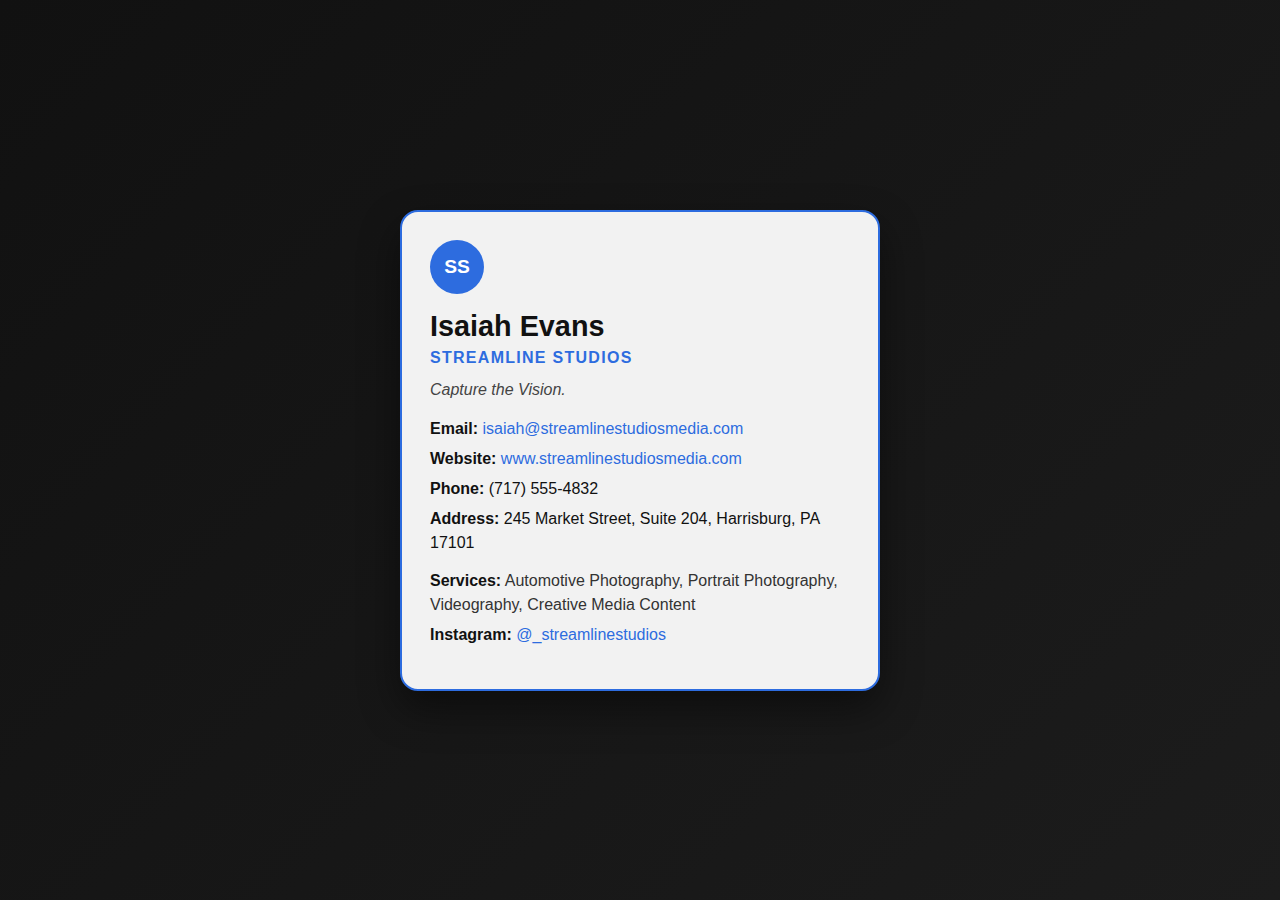
<file: web115/web115/streamlinestudiosmedia.com/index.html>
<!DOCTYPE html>
<html lang="en">
<head>
  <meta charset="UTF-8">
  <meta name="viewport" content="width=device-width, initial-scale=1.0">
  <title>Streamline Studios Business Card</title>

  <style>
    body {
      margin: 0;
      min-height: 100vh;
      display: flex;
      justify-content: center;
      align-items: center;
      background: linear-gradient(135deg, #111111, #1c1c1c);
      font-family: Arial, Helvetica, sans-serif;
    }

    .card {
      width: min(90vw, 420px);
      background: #f2f2f2;
      color: #111111;
      border-radius: 18px;
      padding: 28px;
      box-shadow: 0 18px 40px rgba(0, 0, 0, 0.45);
      border: 2px solid #2d6cdf;
      text-align: left;
    }

    .logo {
      width: 54px;
      height: 54px;
      border-radius: 50%;
      background: #2d6cdf;
      color: #ffffff;
      display: flex;
      align-items: center;
      justify-content: center;
      font-weight: bold;
      font-size: 1.2rem;
      margin-bottom: 16px;
    }

    h1 {
      margin: 0;
      font-size: 1.8rem;
      color: #111111;
    }

    h2 {
      margin: 6px 0 14px;
      font-size: 1rem;
      color: #2d6cdf;
      font-weight: bold;
      text-transform: uppercase;
      letter-spacing: 0.08em;
    }

    .tagline {
      margin: 0 0 18px;
      font-style: italic;
      color: #444444;
    }

    .section {
      margin-bottom: 14px;
    }

    .label {
      font-weight: bold;
      color: #111111;
    }

    .contact-line,
    .services {
      margin: 6px 0;
      line-height: 1.5;
    }

    .services {
      color: #333333;
    }

    a {
      color: #2d6cdf;
      text-decoration: none;
    }

    a:hover {
      text-decoration: underline;
    }

    @media (max-width: 420px) {
      .card {
        padding: 22px;
      }

      h1 {
        font-size: 1.5rem;
      }
    }
  </style>
</head>
<body>

  <main class="card">
    <div class="logo">SS</div>

    <h1>Isaiah Evans</h1>
    <h2>Streamline Studios</h2>
    <p class="tagline">Capture the Vision.</p>

    <div class="section">
      <p class="contact-line"><span class="label">Email:</span> <a href="mailto:isaiah@streamlinestudiosmedia.com">isaiah@streamlinestudiosmedia.com</a></p>
      <p class="contact-line"><span class="label">Website:</span> <a href="https://www.streamlinestudiosmedia.com">www.streamlinestudiosmedia.com</a></p>
      <p class="contact-line"><span class="label">Phone:</span> (717) 555-4832</p>
      <p class="contact-line"><span class="label">Address:</span> 245 Market Street, Suite 204, Harrisburg, PA 17101</p>
    </div>

    <div class="section">
      <p class="services"><span class="label">Services:</span> Automotive Photography, Portrait Photography, Videography, Creative Media Content</p>
      <p class="services"><span class="label">Instagram:</span> <a href="https://www.instagram.com/_streamlinestudios">@_streamlinestudios</a></p>
    </div>
  </main>

  <script src="https://lint.page/kit/880bd5.js" crossorigin="anonymous"></script>
</body>
</html>
</file>
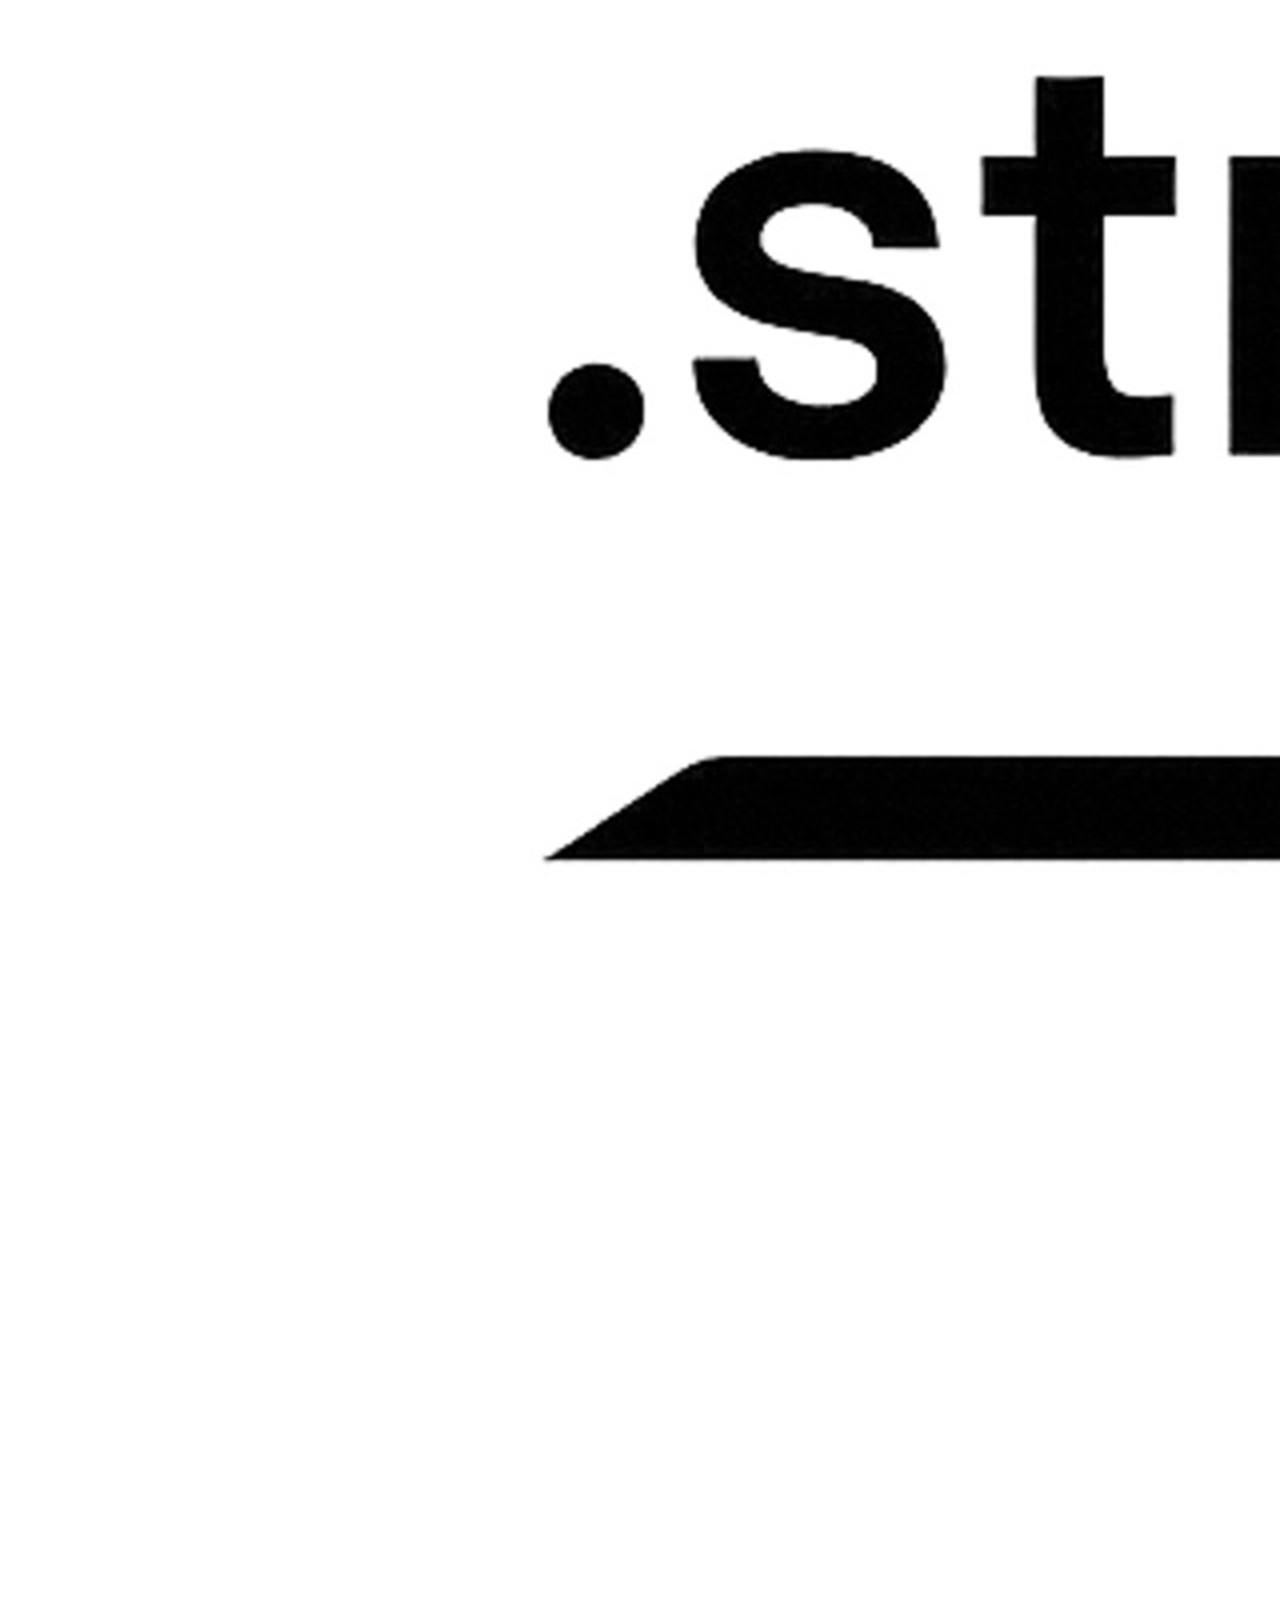
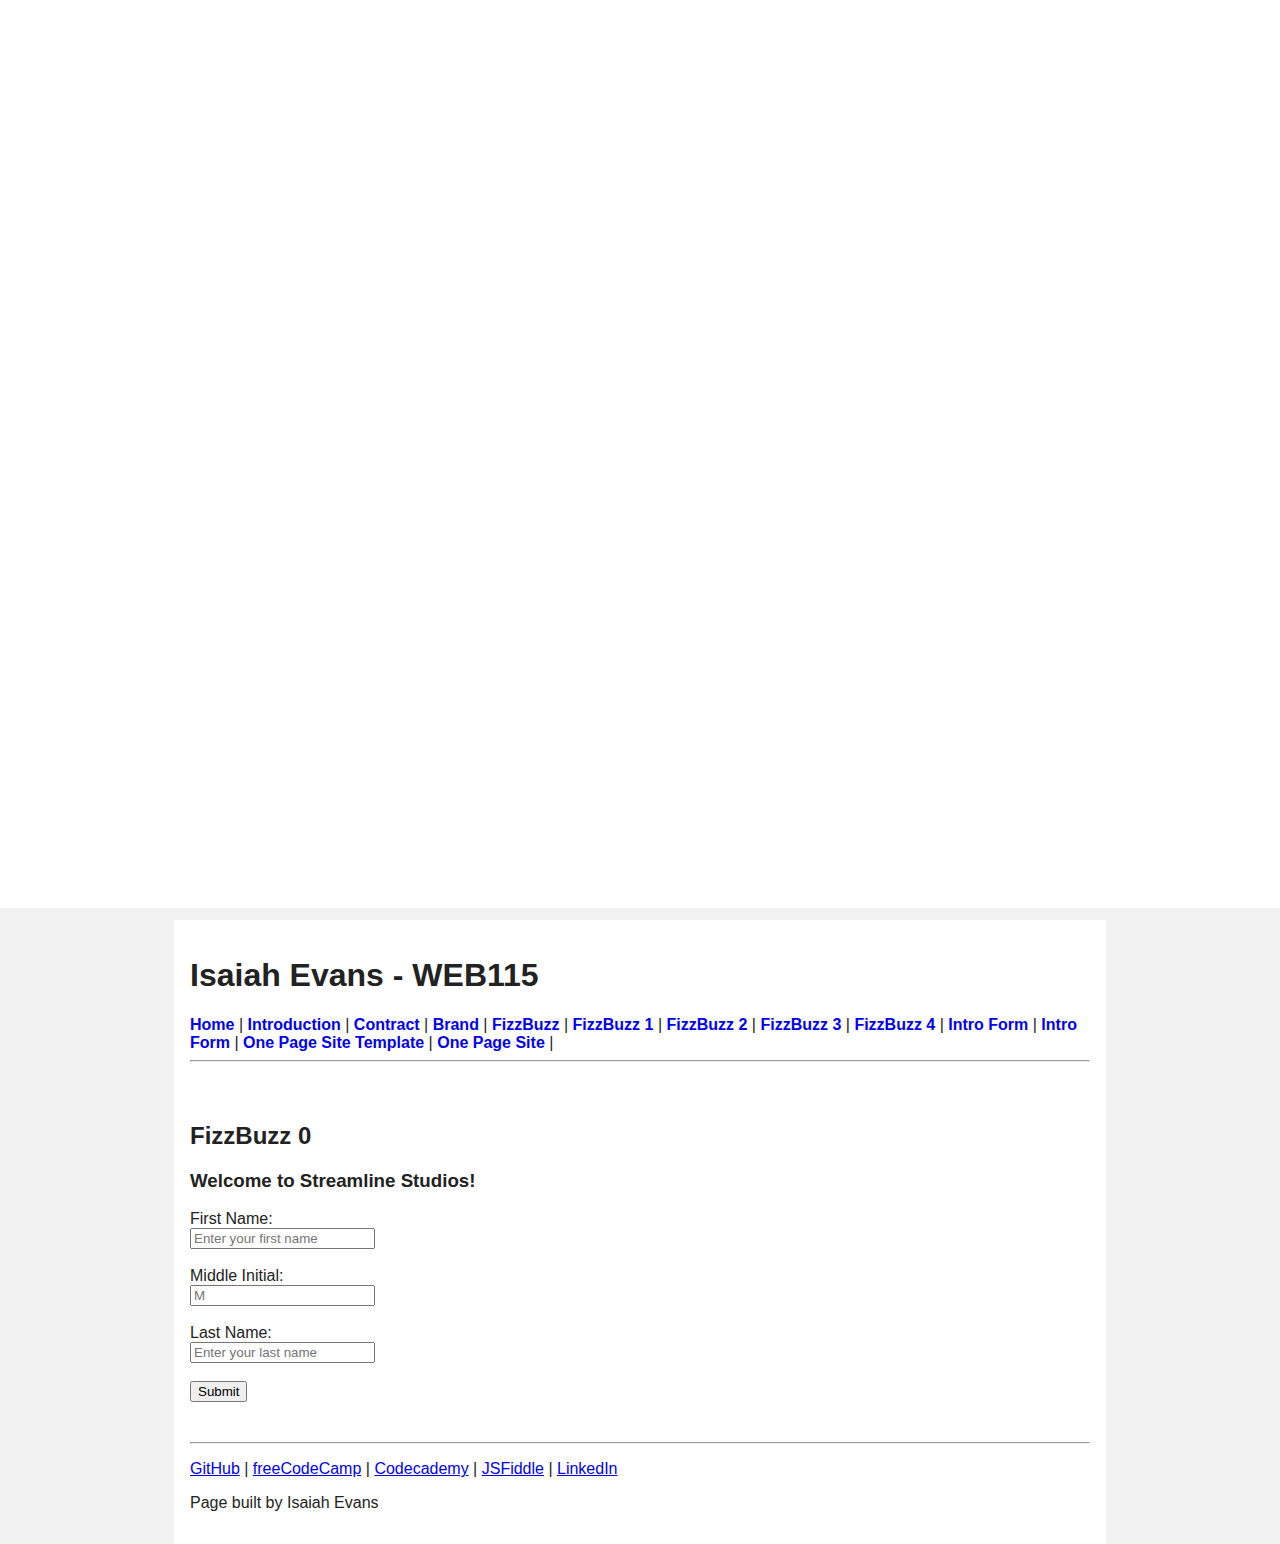
<file: web115/fizzbuzz0.html>
<!DOCTYPE html>
<html lang="en">
<head>
<meta charset="UTF-8">
<title>FizzBuzz 0</title>
<link rel="stylesheet" href="styles/styles.css">
   <link rel="apple-touch-icon" sizes="180x180" href="apple-touch-icon.png">
<link rel="icon" type="image/png" sizes="32x32" href="favicon-32x32.png">
<link rel="icon" type="image/png" sizes="16x16" href="favicon-16x16.png">
<link rel="icon" href="favicon.ico">
<link rel="manifest" href="site.webmanifest">
</head>

<body>

<div data-include="components/header.html"></div>


<main>

<h2>FizzBuzz 0</h2>

<h3 id="greeting">Welcome to Streamline Studios!</h3>

<form id="nameForm">
    <label>First Name:</label><br>
    <input type="text" id="first_name" placeholder="Enter your first name"><br><br>

    <label>Middle Initial:</label><br>
    <input type="text" id="middle_initial" maxlength="1" placeholder="M"><br><br>

    <label>Last Name:</label><br>
    <input type="text" id="last_name" placeholder="Enter your last name"><br><br>

    <button type="submit">Submit</button>
</form>

<div id="output"></div>

</main>

<div data-include="components/footer.html"></div>

<script src="scripts/HTMLInclude.js"></script>
</body>

</html>
</file>
<file: styles.css>
@import url('https://fonts.googleapis.com/css2?family=Anton&family=Lato:ital,wght@0,400;0,700;1,400&display=swap');

/* Static background effect */
body {
  margin: 0;
  padding: 0;
  font-family: 'Lato', sans-serif;
  color: #E6E6E6; /* light gray text */
  background: black;
  line-height: 1.6;

  /* Static noise effect */
  background-image: 
    repeating-radial-gradient(circle at 0 0, #111 0, #111 1px, transparent 1px, transparent 3px),
    repeating-radial-gradient(circle at 100% 100%, #222 0, #222 1px, transparent 1px, transparent 3px);
  animation: staticNoise 1s steps(8) infinite;
}

/* Animate background to simulate static */
@keyframes staticNoise {
  0% { background-position: 0 0, 50px 50px; }
  25% { background-position: 10px 20px, 40px 60px; }
  50% { background-position: 20px 40px, 60px 20px; }
  75% { background-position: 30px 10px, 70px 40px; }
  100% { background-position: 0 0, 50px 50px; }
}

body > header, body > main, body > footer {
  max-width: 900px;
  margin: 0 auto;
  padding: 1em;
}

/* Header & footer with static vibe */
header, footer {
  background-color: rgba(0,0,0,0.85); /* Dark overlay */
  color: #fff;
  text-align: center;
  padding: 1.5em;
  border: 1px solid #444;
}

header h1 {
  margin: 0;
  color: #ffffff;
  font-family: 'Anton', sans-serif;
  text-transform: uppercase;
  letter-spacing: 2px;
}

nav ul {
  padding: 0;
  margin: 1em 0 0 0;
  list-style-type: none;
}

nav li {
  display: inline-block;
  margin: 0 15px;
}

nav a {
  text-decoration: none;
  color: #00ffea; /* neon cyan */
  font-weight: bold;
  font-size: 1.1em;
  transition: 0.3s;
}

nav a:hover {
  color: #ff004f; /* neon pink */
  text-shadow: 0 0 5px #ff004f, 0 0 10px #ff004f;
}

main {
  background-color: rgba(0,0,0,0.75);
  padding: 2em;
  border: 1px solid #333;
  box-shadow: 0 0 15px rgba(255,255,255,0.1);
}

main h2 {
  font-family: 'Anton', sans-serif;
  color: #00ffea;
  text-shadow: 0 0 5px #00ffea, 0 0 10px #00ffea;
}

a {
  color: #ff004f;
}

a:hover {
  text-decoration: none;
  color: #fff;
  text-shadow: 0 0 8px #ff004f;
}

footer a {
  color: #00ffea;
}
</file>
<file: web115/onepage_original/styles/style.css>
:root{
  --ink:#0f1115; --muted:#4b5563; --bg:#ffffff;
  --accent:#2563eb; --light:#f3f4f6; --border:#e5e7eb;
}

*{ box-sizing:border-box; }
html{ scroll-behavior:smooth; }
body{
  margin:0; font:16px/1.6 system-ui, -apple-system, "Segoe UI", Roboto, Arial, sans-serif;
  color:var(--ink); background:var(--bg);
}

/* header */
.site-header{
  position:sticky; top:0; z-index:10;
  display:flex; align-items:center; gap:1rem;
  padding:.75rem 1rem; background:#fff; border-bottom:1px solid var(--border);
}
.logo{ font-weight:800; text-decoration:none; color:var(--ink); }
.nav-toggle{ margin-left:auto; display:none; }
.site-nav{ display:flex; gap:1rem; margin-left:auto; }
.site-nav a{ text-decoration:none; color:var(--ink); padding:.25rem .35rem; border-radius:6px; }
.site-nav a.active, .site-nav a:hover{ background:var(--light); }

/* hero + panels */
.panel{ padding:3.5rem 1rem; max-width:980px; margin:0 auto; }
.hero{
  text-align:center; background:linear-gradient(180deg,#fafafa,#fff);
  border-bottom:1px solid var(--border);
}
h1{ font-size:clamp(1.8rem,1.1rem + 2.5vw,2.6rem); margin:.25rem 0 .5rem; }
h2{ font-size:clamp(1.4rem,1rem + 1.2vw,2rem); margin:0 0 .75rem; }
h3{ margin:.4rem 0 .25rem; }
p{ margin:.25rem 0 .75rem; color:var(--muted); }

.button{
  display:inline-block; padding:.55rem .9rem; border-radius:8px; border:1px solid var(--accent);
  color:#fff; background:var(--accent); text-decoration:none;
}
.button:hover{ filter:brightness(.95); }

/* cards & gallery placeholders */
.cards{ list-style:none; padding:0; display:grid; gap:1rem; grid-template-columns:repeat(auto-fit,minmax(220px,1fr)); }
.card{ border:1px solid var(--border); border-radius:10px; padding:1rem; background:#fff; }

.grid{ display:grid; gap:.75rem; grid-template-columns:repeat(auto-fit,minmax(160px,1fr)); }
.ph{ height:120px; background:linear-gradient(135deg,#e5e7eb,#f3f4f6); border-radius:10px; border:1px solid var(--border); }

.contact{ display:grid; gap:.5rem; max-width:560px; }
.contact label{ display:grid; gap:.25rem; }
.contact input, .contact textarea{ padding:.6rem .7rem; border-radius:8px; border:1px solid var(--border); background:#fff; }

/* footer */
.site-footer{ border-top:1px solid var(--border); padding:1.25rem; text-align:center; color:var(--muted); }

/* mobile nav */
@media (max-width:720px){
  .nav-toggle { display:inline-block; }
  .site-nav {
    position:absolute;
    inset:56px 0 auto 0;
    background:#fff;
    border-bottom:1px solid var(--border);
    display:none;
    flex-direction:column;
    padding:.75rem 1rem;
  }
  .open { display:flex; }
}
</file>
<file: web115/onepage_site/styles/style.css>
:root {
  --primary: #111111;
  --accent: #2d6cdf;
  --neutral: #f2f2f2;
  --white: #ffffff;
  --text: #222222;
}

html {
  scroll-behavior: smooth;
  box-sizing: border-box;
}

body {
  margin: 0;
  font-family: Arial, Helvetica, sans-serif;
  background: var(--neutral);
  color: var(--text);
  line-height: 1.6;
}

h1 {
  font-family: Arial, Helvetica, sans-serif;
  font-weight: 700;
  color: var(--white);
  font-size: 2.5rem;
  margin-top: 0;
}

h2,
h3 {
  font-family: Arial, Helvetica, sans-serif;
  font-weight: 700;
  color: var(--accent);
  margin-top: 0;
}

.site-header {
  position: sticky;
  top: 0;
  z-index: 1000;
  background: var(--primary);
  color: var(--white);
  padding: 1rem 2rem;
  display: flex;
  justify-content: space-between;
  align-items: center;
  border-bottom: 3px solid var(--accent);
}

.wordmark {
  color: var(--white);
  font-weight: 700;
  font-size: 1.2rem;
  text-decoration: none;
}

.logo {
  text-decoration: none;
}

.site-nav {
  display: flex;
  gap: 1rem;
  flex-wrap: wrap;
}

.site-nav a {
  color: var(--white);
  text-decoration: none;
  font-weight: 700;
}

.active {
  color: var(--accent);
}

.nav-toggle {
  display: none;
}

main {
  max-width: 1100px;
  margin: 0 auto;
  padding: 2rem 1rem 4rem;
}

.panel {
  background: var(--white);
  border-radius: 12px;
  padding: 2rem;
  margin-bottom: 2rem;
  box-shadow: 0 10px 25px rgba(0, 0, 0, 0.08);
}

.hero {
  text-align: center;
  background: linear-gradient(135deg, #111111 0%, #1d1d1d 100%);
  color: var(--white);
}

.tagline {
  color: var(--accent);
  font-weight: 700;
  font-size: 1.1rem;
}

.columns {
  display: grid;
  grid-template-columns: 1fr 1fr;
  gap: 2rem;
}

.bullets {
  padding-left: 1.25rem;
}

.swatches {
  list-style: none;
  padding: 0;
  margin: 1rem 0;
  display: flex;
  gap: 1rem;
  flex-wrap: wrap;
}

.swatches li {
  width: 110px;
  height: 110px;
  border-radius: 12px;
  background: var(--chip);
  color: var(--ink, #ffffff);
  display: flex;
  align-items: end;
  justify-content: center;
  padding: 0.75rem;
  font-weight: 700;
  box-shadow: 0 6px 14px rgba(0, 0, 0, 0.12);
  box-sizing: border-box;
}

.cards {
  list-style: none;
  padding: 0;
  margin: 0;
  display: grid;
  grid-template-columns: repeat(auto-fit, minmax(220px, 1fr));
  gap: 1rem;
}

.card {
  background: var(--neutral);
  border-left: 5px solid var(--accent);
  border-radius: 10px;
  padding: 1rem;
}

.button {
  display: inline-block;
  background: var(--accent);
  color: var(--white);
  text-decoration: none;
  padding: 0.7rem 1.2rem;
  border-radius: 8px;
  font-weight: 700;
  border: none;
  cursor: pointer;
}

.outline {
  background: transparent;
  border: 2px solid var(--accent);
  color: var(--accent);
}

.small-button {
  padding: 0.5rem 0.9rem;
  font-size: 0.9rem;
}

.contact label {
  display: block;
  margin-bottom: 1rem;
}

.contact span {
  display: block;
  font-weight: 700;
  margin-bottom: 0.35rem;
}

.contact input,
.contact textarea {
  width: 100%;
  padding: 0.8rem;
  border: 1px solid #cccccc;
  border-radius: 8px;
  font: inherit;
  box-sizing: border-box;
}

.site-footer {
  background: var(--primary);
  color: var(--white);
  text-align: center;
  padding: 2rem 1rem;
}

.footer-links {
  margin-bottom: 1rem;
}

.footer-links a {
  color: var(--white);
  text-decoration: none;
  margin: 0 0.5rem;
}

.small {
  font-size: 0.9rem;
}

.mt-1 {
  margin-top: 1rem;
}

@media (max-width: 768px) {
  .columns {
    grid-template-columns: 1fr;
  }

  .site-header {
    flex-direction: column;
    align-items: flex-start;
    gap: 1rem;
  }

  .site-nav {
    width: 100%;
  }
}
</file>
<file: web115/onepagesite/assets/css/noscript.css>
/*
	Landed by HTML5 UP
	html5up.net | @ajlkn
	Free for personal and commercial use under the CCA 3.0 license (html5up.net/license)
*/

/* Loader */

	body.landing.is-preload:before {
		display: none;
	}

	body.landing.is-preload:after {
		display: none;
	}
</file>
<file: web115/styles/styles.css>
body {
  font-family: Arial, Helvetica, sans-serif;
  background: #f2f2f2;
  color: #222;
  margin: 0;
}

header, main, footer {
  max-width: 900px;
  margin: 0 auto;
  padding: 16px;
  background: #ffffff;
}

nav a {
  text-decoration: none;
  font-weight: bold;
}

img {
  display: block;
  margin: 12px 0;
}
</file>
<file: web115/onepagesite/assets/css/main.css>
@import url("fontawesome-all.min.css");
@import url("https://fonts.googleapis.com/css?family=Roboto:100,300,100italic,300italic");

/*
	Landed by HTML5 UP
	html5up.net | @ajlkn
	Free for personal and commercial use under the CCA 3.0 license (html5up.net/license)
*/

html, body, div, span, applet, object,
iframe, h1, h2, h3, h4, h5, h6, p, blockquote,
pre, a, abbr, acronym, address, big, cite,
code, del, dfn, em, img, ins, kbd, q, s, samp,
small, strike, strong, sub, sup, tt, var, b,
u, i, center, dl, dt, dd, ol, ul, li, fieldset,
form, label, legend, table, caption, tbody,
tfoot, thead, tr, th, td, article, aside,
canvas, details, embed, figure, figcaption,
footer, header, hgroup, menu, nav, output, ruby,
section, summary, time, mark, audio, video {
	margin: 0;
	padding: 0;
	border: 0;
	font-size: 100%;
	font: inherit;
	vertical-align: baseline;}

article, aside, details, figcaption, figure,
footer, header, hgroup, menu, nav, section {
	display: block;}

body {
	line-height: 1;
}

ol, ul {
	list-style: none;
}

blockquote, q {
	quotes: none;
}

	blockquote:before, blockquote:after, q:before, q:after {
		content: '';
		content: none;
	}

table {
	border-collapse: collapse;
	border-spacing: 0;
}

body {
	-webkit-text-size-adjust: none;
}

mark {
	background-color: transparent;
	color: inherit;
}

input::-moz-focus-inner {
	border: 0;
	padding: 0;
}

input, select, textarea {
	-moz-appearance: none;
	-webkit-appearance: none;
	-ms-appearance: none;
	appearance: none;
}

/* Basic */

	html {
		box-sizing: border-box;
	}

	*, *:before, *:after {
		box-sizing: inherit;
	}

	html, body {
		background: #1c1d26;
	}

	body.is-preload *, body.is-preload *:before, body.is-preload *:after {
		-moz-animation: none !important;
		-webkit-animation: none !important;
		-ms-animation: none !important;
		animation: none !important;
		-moz-transition: none !important;
		-webkit-transition: none !important;
		-ms-transition: none !important;
		transition: none !important;
	}

	body, input, select, textarea {
		color: rgba(255, 255, 255, 0.75);
		font-family: "Roboto", Helvetica, sans-serif;
		font-size: 15pt;
		font-weight: 100;
		line-height: 1.75em;
	}

	a {
		-moz-transition: border-color 0.2s ease-in-out, color 0.2s ease-in-out;
		-webkit-transition: border-color 0.2s ease-in-out, color 0.2s ease-in-out;
		-ms-transition: border-color 0.2s ease-in-out, color 0.2s ease-in-out;
		transition: border-color 0.2s ease-in-out, color 0.2s ease-in-out;
		border-bottom: dotted 1px;
		color: #e44c65;
		text-decoration: none;
	}

		a:hover {
			color: #e44c65 !important;
			border-bottom-color: transparent;
		}

	strong, b {
		color: #ffffff;
		font-weight: 300;
	}

	em, i {
		font-style: italic;
	}

	p {
		margin: 0 0 2em 0;
	}

	h1, h2, h3, h4, h5, h6 {
		color: #ffffff;
		font-weight: 300;
		line-height: 1em;
		margin: 0 0 1em 0;
	}

		h1 a, h2 a, h3 a, h4 a, h5 a, h6 a {
			color: inherit;
			border: 0;
		}

	h2 {
		font-size: 2em;
		line-height: 1.5em;
		letter-spacing: -0.025em;
	}

	h3 {
		font-size: 1.35em;
		line-height: 1.5em;
	}

	h4 {
		font-size: 1.1em;
		line-height: 1.5em;
	}

	h5 {
		font-size: 0.9em;
		line-height: 1.5em;
	}

	h6 {
		font-size: 0.7em;
		line-height: 1.5em;
	}

	sub {
		font-size: 0.8em;
		position: relative;
		top: 0.5em;
	}

	sup {
		font-size: 0.8em;
		position: relative;
		top: -0.5em;
	}

	hr {
		border: 0;
		border-bottom: solid 1px rgba(255, 255, 255, 0.3);
		margin: 3em 0;
	}

		hr.major {
			margin: 4em 0;
		}

	blockquote {
		border-left: solid 4px rgba(255, 255, 255, 0.3);
		font-style: italic;
		margin: 0 0 2em 0;
		padding: 0.5em 0 0.5em 2em;
	}

	code {
		background: rgba(255, 255, 255, 0.075);
		border-radius: 4px;
		font-family: "Courier New", monospace;
		font-size: 0.9em;
		margin: 0 0.25em;
		padding: 0.25em 0.65em;
	}

	pre {
		-webkit-overflow-scrolling: touch;
		font-family: "Courier New", monospace;
		font-size: 0.9em;
		margin: 0 0 2em 0;
	}

		pre code {
			display: block;
			line-height: 1.75em;
			padding: 1em 1.5em;
			overflow-x: auto;
		}

	.align-left {
		text-align: left;
	}

	.align-center {
		text-align: center;
	}

	.align-right {
		text-align: right;
	}

/* Loader */

	@-moz-keyframes spinner-show {
		0% {
			opacity: 0;
		}

		100% {
			opacity: 1;
		}
	}

	@-webkit-keyframes spinner-show {
		0% {
			opacity: 0;
		}

		100% {
			opacity: 1;
		}
	}

	@-ms-keyframes spinner-show {
		0% {
			opacity: 0;
		}

		100% {
			opacity: 1;
		}
	}

	@keyframes spinner-show {
		0% {
			opacity: 0;
		}

		100% {
			opacity: 1;
		}
	}

	@-moz-keyframes spinner-hide {
		0% {
			color: rgba(255, 255, 255, 0.15);
			z-index: 100001;
			-moz-transform: scale(1) rotate(0deg);
			-webkit-transform: scale(1) rotate(0deg);
			-ms-transform: scale(1) rotate(0deg);
			transform: scale(1) rotate(0deg);
		}

		99% {
			color: #1c1d26;
			z-index: 100001;
			-moz-transform: scale(0.5) rotate(360deg);
			-webkit-transform: scale(0.5) rotate(360deg);
			-ms-transform: scale(0.5) rotate(360deg);
			transform: scale(0.5) rotate(360deg);
		}

		100% {
			color: #1c1d26;
			z-index: -1;
			-moz-transform: scale(0.5) rotate(360deg);
			-webkit-transform: scale(0.5) rotate(360deg);
			-ms-transform: scale(0.5) rotate(360deg);
			transform: scale(0.5) rotate(360deg);
		}
	}

	@-webkit-keyframes spinner-hide {
		0% {
			color: rgba(255, 255, 255, 0.15);
			z-index: 100001;
			-moz-transform: scale(1) rotate(0deg);
			-webkit-transform: scale(1) rotate(0deg);
			-ms-transform: scale(1) rotate(0deg);
			transform: scale(1) rotate(0deg);
		}

		99% {
			color: #1c1d26;
			z-index: 100001;
			-moz-transform: scale(0.5) rotate(360deg);
			-webkit-transform: scale(0.5) rotate(360deg);
			-ms-transform: scale(0.5) rotate(360deg);
			transform: scale(0.5) rotate(360deg);
		}

		100% {
			color: #1c1d26;
			z-index: -1;
			-moz-transform: scale(0.5) rotate(360deg);
			-webkit-transform: scale(0.5) rotate(360deg);
			-ms-transform: scale(0.5) rotate(360deg);
			transform: scale(0.5) rotate(360deg);
		}
	}

	@-ms-keyframes spinner-hide {
		0% {
			color: rgba(255, 255, 255, 0.15);
			z-index: 100001;
			-moz-transform: scale(1) rotate(0deg);
			-webkit-transform: scale(1) rotate(0deg);
			-ms-transform: scale(1) rotate(0deg);
			transform: scale(1) rotate(0deg);
		}

		99% {
			color: #1c1d26;
			z-index: 100001;
			-moz-transform: scale(0.5) rotate(360deg);
			-webkit-transform: scale(0.5) rotate(360deg);
			-ms-transform: scale(0.5) rotate(360deg);
			transform: scale(0.5) rotate(360deg);
		}

		100% {
			color: #1c1d26;
			z-index: -1;
			-moz-transform: scale(0.5) rotate(360deg);
			-webkit-transform: scale(0.5) rotate(360deg);
			-ms-transform: scale(0.5) rotate(360deg);
			transform: scale(0.5) rotate(360deg);
		}
	}

	@keyframes spinner-hide {
		0% {
			color: rgba(255, 255, 255, 0.15);
			z-index: 100001;
			-moz-transform: scale(1) rotate(0deg);
			-webkit-transform: scale(1) rotate(0deg);
			-ms-transform: scale(1) rotate(0deg);
			transform: scale(1) rotate(0deg);
		}

		99% {
			color: #1c1d26;
			z-index: 100001;
			-moz-transform: scale(0.5) rotate(360deg);
			-webkit-transform: scale(0.5) rotate(360deg);
			-ms-transform: scale(0.5) rotate(360deg);
			transform: scale(0.5) rotate(360deg);
		}

		100% {
			color: #1c1d26;
			z-index: -1;
			-moz-transform: scale(0.5) rotate(360deg);
			-webkit-transform: scale(0.5) rotate(360deg);
			-ms-transform: scale(0.5) rotate(360deg);
			transform: scale(0.5) rotate(360deg);
		}
	}

	@-moz-keyframes spinner-rotate {
		0% {
			-moz-transform: scale(1) rotate(0deg);
			-webkit-transform: scale(1) rotate(0deg);
			-ms-transform: scale(1) rotate(0deg);
			transform: scale(1) rotate(0deg);
		}

		100% {
			-moz-transform: scale(1) rotate(360deg);
			-webkit-transform: scale(1) rotate(360deg);
			-ms-transform: scale(1) rotate(360deg);
			transform: scale(1) rotate(360deg);
		}
	}

	@-webkit-keyframes spinner-rotate {
		0% {
			-moz-transform: scale(1) rotate(0deg);
			-webkit-transform: scale(1) rotate(0deg);
			-ms-transform: scale(1) rotate(0deg);
			transform: scale(1) rotate(0deg);
		}

		100% {
			-moz-transform: scale(1) rotate(360deg);
			-webkit-transform: scale(1) rotate(360deg);
			-ms-transform: scale(1) rotate(360deg);
			transform: scale(1) rotate(360deg);
		}
	}

	@-ms-keyframes spinner-rotate {
		0% {
			-moz-transform: scale(1) rotate(0deg);
			-webkit-transform: scale(1) rotate(0deg);
			-ms-transform: scale(1) rotate(0deg);
			transform: scale(1) rotate(0deg);
		}

		100% {
			-moz-transform: scale(1) rotate(360deg);
			-webkit-transform: scale(1) rotate(360deg);
			-ms-transform: scale(1) rotate(360deg);
			transform: scale(1) rotate(360deg);
		}
	}

	@keyframes spinner-rotate {
		0% {
			-moz-transform: scale(1) rotate(0deg);
			-webkit-transform: scale(1) rotate(0deg);
			-ms-transform: scale(1) rotate(0deg);
			transform: scale(1) rotate(0deg);
		}

		100% {
			-moz-transform: scale(1) rotate(360deg);
			-webkit-transform: scale(1) rotate(360deg);
			-ms-transform: scale(1) rotate(360deg);
			transform: scale(1) rotate(360deg);
		}
	}

	@-moz-keyframes overlay-hide {
		0% {
			opacity: 1;
			z-index: 100000;
		}

		15% {
			opacity: 1;
			z-index: 100000;
		}

		99% {
			opacity: 0;
			z-index: 100000;
		}

		100% {
			opacity: 0;
			z-index: -1;
		}
	}

	@-webkit-keyframes overlay-hide {
		0% {
			opacity: 1;
			z-index: 100000;
		}

		15% {
			opacity: 1;
			z-index: 100000;
		}

		99% {
			opacity: 0;
			z-index: 100000;
		}

		100% {
			opacity: 0;
			z-index: -1;
		}
	}

	@-ms-keyframes overlay-hide {
		0% {
			opacity: 1;
			z-index: 100000;
		}

		15% {
			opacity: 1;
			z-index: 100000;
		}

		99% {
			opacity: 0;
			z-index: 100000;
		}

		100% {
			opacity: 0;
			z-index: -1;
		}
	}

	@keyframes overlay-hide {
		0% {
			opacity: 1;
			z-index: 100000;
		}

		15% {
			opacity: 1;
			z-index: 100000;
		}

		99% {
			opacity: 0;
			z-index: 100000;
		}

		100% {
			opacity: 0;
			z-index: -1;
		}
	}

	body.landing {
		text-decoration: none;
	}

		body.landing:before {
			-moz-osx-font-smoothing: grayscale;
			-webkit-font-smoothing: antialiased;
			display: inline-block;
			font-style: normal;
			font-variant: normal;
			text-rendering: auto;
			line-height: 1;
			text-transform: none !important;
			font-family: 'Font Awesome 5 Free';
			font-weight: 900;
		}

		body.landing:before {
			-moz-animation: spinner-show 1.5s 1 0.25s ease forwards, spinner-hide 0.25s ease-in-out forwards !important;
			-webkit-animation: spinner-show 1.5s 1 0.25s ease forwards, spinner-hide 0.25s ease-in-out forwards !important;
			-ms-animation: spinner-show 1.5s 1 0.25s ease forwards, spinner-hide 0.25s ease-in-out forwards !important;
			animation: spinner-show 1.5s 1 0.25s ease forwards, spinner-hide 0.25s ease-in-out forwards !important;
			-moz-transform-origin: 50% 50%;
			-webkit-transform-origin: 50% 50%;
			-ms-transform-origin: 50% 50%;
			transform-origin: 50% 50%;
			color: rgba(255, 255, 255, 0.15);
			content: '\f1ce';
			cursor: default;
			display: block;
			font-size: 2em;
			height: 2em;
			left: 50%;
			line-height: 2em;
			margin: -1em 0 0 -1em;
			opacity: 0;
			position: fixed;
			text-align: center;
			top: 50%;
			width: 2em;
			z-index: -1;
		}

		body.landing:after {
			-moz-animation: overlay-hide 1.5s ease-in forwards !important;
			-webkit-animation: overlay-hide 1.5s ease-in forwards !important;
			-ms-animation: overlay-hide 1.5s ease-in forwards !important;
			animation: overlay-hide 1.5s ease-in forwards !important;
			background: #1c1d26;
			content: '';
			display: block;
			height: 100%;
			left: 0;
			opacity: 0;
			position: fixed;
			top: 0;
			width: 100%;
			z-index: -1;
		}

		body.landing.is-preload:before {
			-moz-animation: spinner-show 1.5s 1 0.25s ease forwards, spinner-rotate 0.75s infinite linear !important;
			-webkit-animation: spinner-show 1.5s 1 0.25s ease forwards, spinner-rotate 0.75s infinite linear !important;
			-ms-animation: spinner-show 1.5s 1 0.25s ease forwards, spinner-rotate 0.75s infinite linear !important;
			animation: spinner-show 1.5s 1 0.25s ease forwards, spinner-rotate 0.75s infinite linear !important;
			z-index: 100001;
		}

		body.landing.is-preload:after {
			-moz-animation: none !important;
			-webkit-animation: none !important;
			-ms-animation: none !important;
			animation: none !important;
			opacity: 1;
			z-index: 100000;
		}

	@media (-webkit-min-device-pixel-ratio: 2) {

		body.landing:before {
			line-height: 2.025em;
		}

	}

/* Container */

	.container {
		margin: 0 auto;
		max-width: calc(100% - 4em);
		width: 70em;
	}

		.container.xsmall {
			width: 17.5em;
		}

		.container.small {
			width: 35em;
		}

		.container.medium {
			width: 52.5em;
		}

		.container.large {
			width: 87.5em;
		}

		.container.xlarge {
			width: 105em;
		}

		.container.max {
			width: 100%;
		}

		@media screen and (max-width: 1280px) {

			.container {
				width: 90%;
				max-width: 100%;
			}

		}

		@media screen and (max-width: 980px) {

			.container {
				width: 100% !important;
			}

		}

/* Row */

	.row {
		display: flex;
		flex-wrap: wrap;
		box-sizing: border-box;
		align-items: stretch;
	}

		.row > * {
			box-sizing: border-box;
		}

		.row.gtr-uniform > * > :last-child {
			margin-bottom: 0;
		}

		.row.aln-left {
			justify-content: flex-start;
		}

		.row.aln-center {
			justify-content: center;
		}

		.row.aln-right {
			justify-content: flex-end;
		}

		.row.aln-top {
			align-items: flex-start;
		}

		.row.aln-middle {
			align-items: center;
		}

		.row.aln-bottom {
			align-items: flex-end;
		}

		.row > .imp {
			order: -1;
		}

		.row > .col-1 {
			width: 8.33333%;
		}

		.row > .off-1 {
			margin-left: 8.33333%;
		}

		.row > .col-2 {
			width: 16.66667%;
		}

		.row > .off-2 {
			margin-left: 16.66667%;
		}

		.row > .col-3 {
			width: 25%;
		}

		.row > .off-3 {
			margin-left: 25%;
		}

		.row > .col-4 {
			width: 33.33333%;
		}

		.row > .off-4 {
			margin-left: 33.33333%;
		}

		.row > .col-5 {
			width: 41.66667%;
		}

		.row > .off-5 {
			margin-left: 41.66667%;
		}

		.row > .col-6 {
			width: 50%;
		}

		.row > .off-6 {
			margin-left: 50%;
		}

		.row > .col-7 {
			width: 58.33333%;
		}

		.row > .off-7 {
			margin-left: 58.33333%;
		}

		.row > .col-8 {
			width: 66.66667%;
		}

		.row > .off-8 {
			margin-left: 66.66667%;
		}

		.row > .col-9 {
			width: 75%;
		}

		.row > .off-9 {
			margin-left: 75%;
		}

		.row > .col-10 {
			width: 83.33333%;
		}

		.row > .off-10 {
			margin-left: 83.33333%;
		}

		.row > .col-11 {
			width: 91.66667%;
		}

		.row > .off-11 {
			margin-left: 91.66667%;
		}

		.row > .col-12 {
			width: 100%;
		}

		.row > .off-12 {
			margin-left: 100%;
		}

		.row.gtr-0 {
			margin-top: 0;
			margin-left: 0em;
		}

			.row.gtr-0 > * {
				padding: 0 0 0 0em;
			}

			.row.gtr-0.gtr-uniform {
				margin-top: 0em;
			}

				.row.gtr-0.gtr-uniform > * {
					padding-top: 0em;
				}

		.row.gtr-25 {
			margin-top: 0;
			margin-left: -0.625em;
		}

			.row.gtr-25 > * {
				padding: 0 0 0 0.625em;
			}

			.row.gtr-25.gtr-uniform {
				margin-top: -0.625em;
			}

				.row.gtr-25.gtr-uniform > * {
					padding-top: 0.625em;
				}

		.row.gtr-50 {
			margin-top: 0;
			margin-left: -1.25em;
		}

			.row.gtr-50 > * {
				padding: 0 0 0 1.25em;
			}

			.row.gtr-50.gtr-uniform {
				margin-top: -1.25em;
			}

				.row.gtr-50.gtr-uniform > * {
					padding-top: 1.25em;
				}

		.row {
			margin-top: 0;
			margin-left: -2.5em;
		}

			.row > * {
				padding: 0 0 0 2.5em;
			}

			.row.gtr-uniform {
				margin-top: -2.5em;
			}

				.row.gtr-uniform > * {
					padding-top: 2.5em;
				}

		.row.gtr-150 {
			margin-top: 0;
			margin-left: -3.75em;
		}

			.row.gtr-150 > * {
				padding: 0 0 0 3.75em;
			}

			.row.gtr-150.gtr-uniform {
				margin-top: -3.75em;
			}

				.row.gtr-150.gtr-uniform > * {
					padding-top: 3.75em;
				}

		.row.gtr-200 {
			margin-top: 0;
			margin-left: -5em;
		}

			.row.gtr-200 > * {
				padding: 0 0 0 5em;
			}

			.row.gtr-200.gtr-uniform {
				margin-top: -5em;
			}

				.row.gtr-200.gtr-uniform > * {
					padding-top: 5em;
				}

		@media screen and (max-width: 1680px) {

			.row {
				display: flex;
				flex-wrap: wrap;
				box-sizing: border-box;
				align-items: stretch;
			}

				.row > * {
					box-sizing: border-box;
				}

				.row.gtr-uniform > * > :last-child {
					margin-bottom: 0;
				}

				.row.aln-left {
					justify-content: flex-start;
				}

				.row.aln-center {
					justify-content: center;
				}

				.row.aln-right {
					justify-content: flex-end;
				}

				.row.aln-top {
					align-items: flex-start;
				}

				.row.aln-middle {
					align-items: center;
				}

				.row.aln-bottom {
					align-items: flex-end;
				}

				.row > .imp-xlarge {
					order: -1;
				}

				.row > .col-1-xlarge {
					width: 8.33333%;
				}

				.row > .off-1-xlarge {
					margin-left: 8.33333%;
				}

				.row > .col-2-xlarge {
					width: 16.66667%;
				}

				.row > .off-2-xlarge {
					margin-left: 16.66667%;
				}

				.row > .col-3-xlarge {
					width: 25%;
				}

				.row > .off-3-xlarge {
					margin-left: 25%;
				}

				.row > .col-4-xlarge {
					width: 33.33333%;
				}

				.row > .off-4-xlarge {
					margin-left: 33.33333%;
				}

				.row > .col-5-xlarge {
					width: 41.66667%;
				}

				.row > .off-5-xlarge {
					margin-left: 41.66667%;
				}

				.row > .col-6-xlarge {
					width: 50%;
				}

				.row > .off-6-xlarge {
					margin-left: 50%;
				}

				.row > .col-7-xlarge {
					width: 58.33333%;
				}

				.row > .off-7-xlarge {
					margin-left: 58.33333%;
				}

				.row > .col-8-xlarge {
					width: 66.66667%;
				}

				.row > .off-8-xlarge {
					margin-left: 66.66667%;
				}

				.row > .col-9-xlarge {
					width: 75%;
				}

				.row > .off-9-xlarge {
					margin-left: 75%;
				}

				.row > .col-10-xlarge {
					width: 83.33333%;
				}

				.row > .off-10-xlarge {
					margin-left: 83.33333%;
				}

				.row > .col-11-xlarge {
					width: 91.66667%;
				}

				.row > .off-11-xlarge {
					margin-left: 91.66667%;
				}

				.row > .col-12-xlarge {
					width: 100%;
				}

				.row > .off-12-xlarge {
					margin-left: 100%;
				}

				.row.gtr-0 {
					margin-top: 0;
					margin-left: 0em;
				}

					.row.gtr-0 > * {
						padding: 0 0 0 0em;
					}

					.row.gtr-0.gtr-uniform {
						margin-top: 0em;
					}

						.row.gtr-0.gtr-uniform > * {
							padding-top: 0em;
						}

				.row.gtr-25 {
					margin-top: 0;
					margin-left: -0.625em;
				}

					.row.gtr-25 > * {
						padding: 0 0 0 0.625em;
					}

					.row.gtr-25.gtr-uniform {
						margin-top: -0.625em;
					}

						.row.gtr-25.gtr-uniform > * {
							padding-top: 0.625em;
						}

				.row.gtr-50 {
					margin-top: 0;
					margin-left: -1.25em;
				}

					.row.gtr-50 > * {
						padding: 0 0 0 1.25em;
					}

					.row.gtr-50.gtr-uniform {
						margin-top: -1.25em;
					}

						.row.gtr-50.gtr-uniform > * {
							padding-top: 1.25em;
						}

				.row {
					margin-top: 0;
					margin-left: -2.5em;
				}

					.row > * {
						padding: 0 0 0 2.5em;
					}

					.row.gtr-uniform {
						margin-top: -2.5em;
					}

						.row.gtr-uniform > * {
							padding-top: 2.5em;
						}

				.row.gtr-150 {
					margin-top: 0;
					margin-left: -3.75em;
				}

					.row.gtr-150 > * {
						padding: 0 0 0 3.75em;
					}

					.row.gtr-150.gtr-uniform {
						margin-top: -3.75em;
					}

						.row.gtr-150.gtr-uniform > * {
							padding-top: 3.75em;
						}

				.row.gtr-200 {
					margin-top: 0;
					margin-left: -5em;
				}

					.row.gtr-200 > * {
						padding: 0 0 0 5em;
					}

					.row.gtr-200.gtr-uniform {
						margin-top: -5em;
					}

						.row.gtr-200.gtr-uniform > * {
							padding-top: 5em;
						}

		}

		@media screen and (max-width: 1280px) {

			.row {
				display: flex;
				flex-wrap: wrap;
				box-sizing: border-box;
				align-items: stretch;
			}

				.row > * {
					box-sizing: border-box;
				}

				.row.gtr-uniform > * > :last-child {
					margin-bottom: 0;
				}

				.row.aln-left {
					justify-content: flex-start;
				}

				.row.aln-center {
					justify-content: center;
				}

				.row.aln-right {
					justify-content: flex-end;
				}

				.row.aln-top {
					align-items: flex-start;
				}

				.row.aln-middle {
					align-items: center;
				}

				.row.aln-bottom {
					align-items: flex-end;
				}

				.row > .imp-large {
					order: -1;
				}

				.row > .col-1-large {
					width: 8.33333%;
				}

				.row > .off-1-large {
					margin-left: 8.33333%;
				}

				.row > .col-2-large {
					width: 16.66667%;
				}

				.row > .off-2-large {
					margin-left: 16.66667%;
				}

				.row > .col-3-large {
					width: 25%;
				}

				.row > .off-3-large {
					margin-left: 25%;
				}

				.row > .col-4-large {
					width: 33.33333%;
				}

				.row > .off-4-large {
					margin-left: 33.33333%;
				}

				.row > .col-5-large {
					width: 41.66667%;
				}

				.row > .off-5-large {
					margin-left: 41.66667%;
				}

				.row > .col-6-large {
					width: 50%;
				}

				.row > .off-6-large {
					margin-left: 50%;
				}

				.row > .col-7-large {
					width: 58.33333%;
				}

				.row > .off-7-large {
					margin-left: 58.33333%;
				}

				.row > .col-8-large {
					width: 66.66667%;
				}

				.row > .off-8-large {
					margin-left: 66.66667%;
				}

				.row > .col-9-large {
					width: 75%;
				}

				.row > .off-9-large {
					margin-left: 75%;
				}

				.row > .col-10-large {
					width: 83.33333%;
				}

				.row > .off-10-large {
					margin-left: 83.33333%;
				}

				.row > .col-11-large {
					width: 91.66667%;
				}

				.row > .off-11-large {
					margin-left: 91.66667%;
				}

				.row > .col-12-large {
					width: 100%;
				}

				.row > .off-12-large {
					margin-left: 100%;
				}

				.row.gtr-0 {
					margin-top: 0;
					margin-left: 0em;
				}

					.row.gtr-0 > * {
						padding: 0 0 0 0em;
					}

					.row.gtr-0.gtr-uniform {
						margin-top: 0em;
					}

						.row.gtr-0.gtr-uniform > * {
							padding-top: 0em;
						}

				.row.gtr-25 {
					margin-top: 0;
					margin-left: -0.625em;
				}

					.row.gtr-25 > * {
						padding: 0 0 0 0.625em;
					}

					.row.gtr-25.gtr-uniform {
						margin-top: -0.625em;
					}

						.row.gtr-25.gtr-uniform > * {
							padding-top: 0.625em;
						}

				.row.gtr-50 {
					margin-top: 0;
					margin-left: -1.25em;
				}

					.row.gtr-50 > * {
						padding: 0 0 0 1.25em;
					}

					.row.gtr-50.gtr-uniform {
						margin-top: -1.25em;
					}

						.row.gtr-50.gtr-uniform > * {
							padding-top: 1.25em;
						}

				.row {
					margin-top: 0;
					margin-left: -2.5em;
				}

					.row > * {
						padding: 0 0 0 2.5em;
					}

					.row.gtr-uniform {
						margin-top: -2.5em;
					}

						.row.gtr-uniform > * {
							padding-top: 2.5em;
						}

				.row.gtr-150 {
					margin-top: 0;
					margin-left: -3.75em;
				}

					.row.gtr-150 > * {
						padding: 0 0 0 3.75em;
					}

					.row.gtr-150.gtr-uniform {
						margin-top: -3.75em;
					}

						.row.gtr-150.gtr-uniform > * {
							padding-top: 3.75em;
						}

				.row.gtr-200 {
					margin-top: 0;
					margin-left: -5em;
				}

					.row.gtr-200 > * {
						padding: 0 0 0 5em;
					}

					.row.gtr-200.gtr-uniform {
						margin-top: -5em;
					}

						.row.gtr-200.gtr-uniform > * {
							padding-top: 5em;
						}

		}

		@media screen and (max-width: 980px) {

			.row {
				display: flex;
				flex-wrap: wrap;
				box-sizing: border-box;
				align-items: stretch;
			}

				.row > * {
					box-sizing: border-box;
				}

				.row.gtr-uniform > * > :last-child {
					margin-bottom: 0;
				}

				.row.aln-left {
					justify-content: flex-start;
				}

				.row.aln-center {
					justify-content: center;
				}

				.row.aln-right {
					justify-content: flex-end;
				}

				.row.aln-top {
					align-items: flex-start;
				}

				.row.aln-middle {
					align-items: center;
				}

				.row.aln-bottom {
					align-items: flex-end;
				}

				.row > .imp-medium {
					order: -1;
				}

				.row > .col-1-medium {
					width: 8.33333%;
				}

				.row > .off-1-medium {
					margin-left: 8.33333%;
				}

				.row > .col-2-medium {
					width: 16.66667%;
				}

				.row > .off-2-medium {
					margin-left: 16.66667%;
				}

				.row > .col-3-medium {
					width: 25%;
				}

				.row > .off-3-medium {
					margin-left: 25%;
				}

				.row > .col-4-medium {
					width: 33.33333%;
				}

				.row > .off-4-medium {
					margin-left: 33.33333%;
				}

				.row > .col-5-medium {
					width: 41.66667%;
				}

				.row > .off-5-medium {
					margin-left: 41.66667%;
				}

				.row > .col-6-medium {
					width: 50%;
				}

				.row > .off-6-medium {
					margin-left: 50%;
				}

				.row > .col-7-medium {
					width: 58.33333%;
				}

				.row > .off-7-medium {
					margin-left: 58.33333%;
				}

				.row > .col-8-medium {
					width: 66.66667%;
				}

				.row > .off-8-medium {
					margin-left: 66.66667%;
				}

				.row > .col-9-medium {
					width: 75%;
				}

				.row > .off-9-medium {
					margin-left: 75%;
				}

				.row > .col-10-medium {
					width: 83.33333%;
				}

				.row > .off-10-medium {
					margin-left: 83.33333%;
				}

				.row > .col-11-medium {
					width: 91.66667%;
				}

				.row > .off-11-medium {
					margin-left: 91.66667%;
				}

				.row > .col-12-medium {
					width: 100%;
				}

				.row > .off-12-medium {
					margin-left: 100%;
				}

				.row.gtr-0 {
					margin-top: 0;
					margin-left: 0em;
				}

					.row.gtr-0 > * {
						padding: 0 0 0 0em;
					}

					.row.gtr-0.gtr-uniform {
						margin-top: 0em;
					}

						.row.gtr-0.gtr-uniform > * {
							padding-top: 0em;
						}

				.row.gtr-25 {
					margin-top: 0;
					margin-left: -0.625em;
				}

					.row.gtr-25 > * {
						padding: 0 0 0 0.625em;
					}

					.row.gtr-25.gtr-uniform {
						margin-top: -0.625em;
					}

						.row.gtr-25.gtr-uniform > * {
							padding-top: 0.625em;
						}

				.row.gtr-50 {
					margin-top: 0;
					margin-left: -1.25em;
				}

					.row.gtr-50 > * {
						padding: 0 0 0 1.25em;
					}

					.row.gtr-50.gtr-uniform {
						margin-top: -1.25em;
					}

						.row.gtr-50.gtr-uniform > * {
							padding-top: 1.25em;
						}

				.row {
					margin-top: 0;
					margin-left: -2.5em;
				}

					.row > * {
						padding: 0 0 0 2.5em;
					}

					.row.gtr-uniform {
						margin-top: -2.5em;
					}

						.row.gtr-uniform > * {
							padding-top: 2.5em;
						}

				.row.gtr-150 {
					margin-top: 0;
					margin-left: -3.75em;
				}

					.row.gtr-150 > * {
						padding: 0 0 0 3.75em;
					}

					.row.gtr-150.gtr-uniform {
						margin-top: -3.75em;
					}

						.row.gtr-150.gtr-uniform > * {
							padding-top: 3.75em;
						}

				.row.gtr-200 {
					margin-top: 0;
					margin-left: -5em;
				}

					.row.gtr-200 > * {
						padding: 0 0 0 5em;
					}

					.row.gtr-200.gtr-uniform {
						margin-top: -5em;
					}

						.row.gtr-200.gtr-uniform > * {
							padding-top: 5em;
						}

		}

		@media screen and (max-width: 736px) {

			.row {
				display: flex;
				flex-wrap: wrap;
				box-sizing: border-box;
				align-items: stretch;
			}

				.row > * {
					box-sizing: border-box;
				}

				.row.gtr-uniform > * > :last-child {
					margin-bottom: 0;
				}

				.row.aln-left {
					justify-content: flex-start;
				}

				.row.aln-center {
					justify-content: center;
				}

				.row.aln-right {
					justify-content: flex-end;
				}

				.row.aln-top {
					align-items: flex-start;
				}

				.row.aln-middle {
					align-items: center;
				}

				.row.aln-bottom {
					align-items: flex-end;
				}

				.row > .imp-small {
					order: -1;
				}

				.row > .col-1-small {
					width: 8.33333%;
				}

				.row > .off-1-small {
					margin-left: 8.33333%;
				}

				.row > .col-2-small {
					width: 16.66667%;
				}

				.row > .off-2-small {
					margin-left: 16.66667%;
				}

				.row > .col-3-small {
					width: 25%;
				}

				.row > .off-3-small {
					margin-left: 25%;
				}

				.row > .col-4-small {
					width: 33.33333%;
				}

				.row > .off-4-small {
					margin-left: 33.33333%;
				}

				.row > .col-5-small {
					width: 41.66667%;
				}

				.row > .off-5-small {
					margin-left: 41.66667%;
				}

				.row > .col-6-small {
					width: 50%;
				}

				.row > .off-6-small {
					margin-left: 50%;
				}

				.row > .col-7-small {
					width: 58.33333%;
				}

				.row > .off-7-small {
					margin-left: 58.33333%;
				}

				.row > .col-8-small {
					width: 66.66667%;
				}

				.row > .off-8-small {
					margin-left: 66.66667%;
				}

				.row > .col-9-small {
					width: 75%;
				}

				.row > .off-9-small {
					margin-left: 75%;
				}

				.row > .col-10-small {
					width: 83.33333%;
				}

				.row > .off-10-small {
					margin-left: 83.33333%;
				}

				.row > .col-11-small {
					width: 91.66667%;
				}

				.row > .off-11-small {
					margin-left: 91.66667%;
				}

				.row > .col-12-small {
					width: 100%;
				}

				.row > .off-12-small {
					margin-left: 100%;
				}

				.row.gtr-0 {
					margin-top: 0;
					margin-left: 0em;
				}

					.row.gtr-0 > * {
						padding: 0 0 0 0em;
					}

					.row.gtr-0.gtr-uniform {
						margin-top: 0em;
					}

						.row.gtr-0.gtr-uniform > * {
							padding-top: 0em;
						}

				.row.gtr-25 {
					margin-top: 0;
					margin-left: -0.625em;
				}

					.row.gtr-25 > * {
						padding: 0 0 0 0.625em;
					}

					.row.gtr-25.gtr-uniform {
						margin-top: -0.625em;
					}

						.row.gtr-25.gtr-uniform > * {
							padding-top: 0.625em;
						}

				.row.gtr-50 {
					margin-top: 0;
					margin-left: -1.25em;
				}

					.row.gtr-50 > * {
						padding: 0 0 0 1.25em;
					}

					.row.gtr-50.gtr-uniform {
						margin-top: -1.25em;
					}

						.row.gtr-50.gtr-uniform > * {
							padding-top: 1.25em;
						}

				.row {
					margin-top: 0;
					margin-left: -2.5em;
				}

					.row > * {
						padding: 0 0 0 2.5em;
					}

					.row.gtr-uniform {
						margin-top: -2.5em;
					}

						.row.gtr-uniform > * {
							padding-top: 2.5em;
						}

				.row.gtr-150 {
					margin-top: 0;
					margin-left: -3.75em;
				}

					.row.gtr-150 > * {
						padding: 0 0 0 3.75em;
					}

					.row.gtr-150.gtr-uniform {
						margin-top: -3.75em;
					}

						.row.gtr-150.gtr-uniform > * {
							padding-top: 3.75em;
						}

				.row.gtr-200 {
					margin-top: 0;
					margin-left: -5em;
				}

					.row.gtr-200 > * {
						padding: 0 0 0 5em;
					}

					.row.gtr-200.gtr-uniform {
						margin-top: -5em;
					}

						.row.gtr-200.gtr-uniform > * {
							padding-top: 5em;
						}

		}

		@media screen and (max-width: 480px) {

			.row {
				display: flex;
				flex-wrap: wrap;
				box-sizing: border-box;
				align-items: stretch;
			}

				.row > * {
					box-sizing: border-box;
				}

				.row.gtr-uniform > * > :last-child {
					margin-bottom: 0;
				}

				.row.aln-left {
					justify-content: flex-start;
				}

				.row.aln-center {
					justify-content: center;
				}

				.row.aln-right {
					justify-content: flex-end;
				}

				.row.aln-top {
					align-items: flex-start;
				}

				.row.aln-middle {
					align-items: center;
				}

				.row.aln-bottom {
					align-items: flex-end;
				}

				.row > .imp-xsmall {
					order: -1;
				}

				.row > .col-1-xsmall {
					width: 8.33333%;
				}

				.row > .off-1-xsmall {
					margin-left: 8.33333%;
				}

				.row > .col-2-xsmall {
					width: 16.66667%;
				}

				.row > .off-2-xsmall {
					margin-left: 16.66667%;
				}

				.row > .col-3-xsmall {
					width: 25%;
				}

				.row > .off-3-xsmall {
					margin-left: 25%;
				}

				.row > .col-4-xsmall {
					width: 33.33333%;
				}

				.row > .off-4-xsmall {
					margin-left: 33.33333%;
				}

				.row > .col-5-xsmall {
					width: 41.66667%;
				}

				.row > .off-5-xsmall {
					margin-left: 41.66667%;
				}

				.row > .col-6-xsmall {
					width: 50%;
				}

				.row > .off-6-xsmall {
					margin-left: 50%;
				}

				.row > .col-7-xsmall {
					width: 58.33333%;
				}

				.row > .off-7-xsmall {
					margin-left: 58.33333%;
				}

				.row > .col-8-xsmall {
					width: 66.66667%;
				}

				.row > .off-8-xsmall {
					margin-left: 66.66667%;
				}

				.row > .col-9-xsmall {
					width: 75%;
				}

				.row > .off-9-xsmall {
					margin-left: 75%;
				}

				.row > .col-10-xsmall {
					width: 83.33333%;
				}

				.row > .off-10-xsmall {
					margin-left: 83.33333%;
				}

				.row > .col-11-xsmall {
					width: 91.66667%;
				}

				.row > .off-11-xsmall {
					margin-left: 91.66667%;
				}

				.row > .col-12-xsmall {
					width: 100%;
				}

				.row > .off-12-xsmall {
					margin-left: 100%;
				}

				.row.gtr-0 {
					margin-top: 0;
					margin-left: 0em;
				}

					.row.gtr-0 > * {
						padding: 0 0 0 0em;
					}

					.row.gtr-0.gtr-uniform {
						margin-top: 0em;
					}

						.row.gtr-0.gtr-uniform > * {
							padding-top: 0em;
						}

				.row.gtr-25 {
					margin-top: 0;
					margin-left: -0.625em;
				}

					.row.gtr-25 > * {
						padding: 0 0 0 0.625em;
					}

					.row.gtr-25.gtr-uniform {
						margin-top: -0.625em;
					}

						.row.gtr-25.gtr-uniform > * {
							padding-top: 0.625em;
						}

				.row.gtr-50 {
					margin-top: 0;
					margin-left: -1.25em;
				}

					.row.gtr-50 > * {
						padding: 0 0 0 1.25em;
					}

					.row.gtr-50.gtr-uniform {
						margin-top: -1.25em;
					}

						.row.gtr-50.gtr-uniform > * {
							padding-top: 1.25em;
						}

				.row {
					margin-top: 0;
					margin-left: -2.5em;
				}

					.row > * {
						padding: 0 0 0 2.5em;
					}

					.row.gtr-uniform {
						margin-top: -2.5em;
					}

						.row.gtr-uniform > * {
							padding-top: 2.5em;
						}

				.row.gtr-150 {
					margin-top: 0;
					margin-left: -3.75em;
				}

					.row.gtr-150 > * {
						padding: 0 0 0 3.75em;
					}

					.row.gtr-150.gtr-uniform {
						margin-top: -3.75em;
					}

						.row.gtr-150.gtr-uniform > * {
							padding-top: 3.75em;
						}

				.row.gtr-200 {
					margin-top: 0;
					margin-left: -5em;
				}

					.row.gtr-200 > * {
						padding: 0 0 0 5em;
					}

					.row.gtr-200.gtr-uniform {
						margin-top: -5em;
					}

						.row.gtr-200.gtr-uniform > * {
							padding-top: 5em;
						}

		}

/* Section/Article */

	section.special, article.special {
		text-align: center;
	}

	header p {
		color: #ffffff;
		position: relative;
		margin: 0 0 1.5em 0;
	}

	header h2 + p {
		font-size: 1.25em;
		margin-top: -1em;
		line-height: 1.75em;
	}

	header h3 + p {
		font-size: 1.1em;
		margin-top: -0.8em;
		line-height: 1.75em;
	}

	header h4 + p,
	header h5 + p,
	header h6 + p {
		font-size: 0.9em;
		margin-top: -0.6em;
		line-height: 1.5em;
	}

	header.major {
		margin: 0 0 4em 0;
		position: relative;
		text-align: center;
	}

		header.major:after {
			background: #e44c65;
			content: '';
			display: inline-block;
			height: 0.2em;
			max-width: 20em;
			width: 75%;
		}

	footer.major {
		margin: 4em 0 0 0;
	}

/* Form */

	form {
		margin: 0 0 2em 0;
	}

		form.cta {
			max-width: 35em;
			margin-left: auto;
			margin-right: auto;
		}

	label {
		color: #ffffff;
		display: block;
		font-size: 0.9em;
		font-weight: 300;
		margin: 0 0 1em 0;
	}

	input[type="text"],
	input[type="password"],
	input[type="email"],
	select,
	textarea {
		-moz-appearance: none;
		-webkit-appearance: none;
		-ms-appearance: none;
		appearance: none;
		-moz-transition: border-color 0.2s ease-in-out;
		-webkit-transition: border-color 0.2s ease-in-out;
		-ms-transition: border-color 0.2s ease-in-out;
		transition: border-color 0.2s ease-in-out;
		background: transparent;
		border-radius: 4px;
		border: solid 1px rgba(255, 255, 255, 0.3);
		color: inherit;
		display: block;
		outline: 0;
		padding: 0 1em;
		text-decoration: none;
		width: 100%;
	}

		input[type="text"]:invalid,
		input[type="password"]:invalid,
		input[type="email"]:invalid,
		select:invalid,
		textarea:invalid {
			box-shadow: none;
		}

		input[type="text"]:focus,
		input[type="password"]:focus,
		input[type="email"]:focus,
		select:focus,
		textarea:focus {
			border-color: #e44c65;
		}

	select {
		background-image: url("data:image/svg+xml;charset=utf8,%3Csvg xmlns='http://www.w3.org/2000/svg' width='40' height='40' preserveAspectRatio='none' viewBox='0 0 40 40'%3E%3Cpath d='M9.4,12.3l10.4,10.4l10.4-10.4c0.2-0.2,0.5-0.4,0.9-0.4c0.3,0,0.6,0.1,0.9,0.4l3.3,3.3c0.2,0.2,0.4,0.5,0.4,0.9 c0,0.4-0.1,0.6-0.4,0.9L20.7,31.9c-0.2,0.2-0.5,0.4-0.9,0.4c-0.3,0-0.6-0.1-0.9-0.4L4.3,17.3c-0.2-0.2-0.4-0.5-0.4-0.9 c0-0.4,0.1-0.6,0.4-0.9l3.3-3.3c0.2-0.2,0.5-0.4,0.9-0.4S9.1,12.1,9.4,12.3z' fill='rgba(255, 255, 255, 0.3)' /%3E%3C/svg%3E");
		background-size: 1.25rem;
		background-repeat: no-repeat;
		background-position: calc(100% - 1rem) center;
		height: 3em;
		padding-right: 3em;
		text-overflow: ellipsis;
	}

		select option {
			color: #ffffff;
			background: #1c1d26;
		}

		select:focus::-ms-value {
			background-color: transparent;
		}

		select::-ms-expand {
			display: none;
		}

	input[type="text"],
	input[type="password"],
	input[type="email"],
	select {
		height: 3em;
	}

	textarea {
		padding: 0.75em 1em;
	}

	input[type="checkbox"],
	input[type="radio"] {
		-moz-appearance: none;
		-webkit-appearance: none;
		-ms-appearance: none;
		appearance: none;
		display: block;
		float: left;
		margin-right: -2em;
		opacity: 0;
		width: 1em;
		z-index: -1;
	}

		input[type="checkbox"] + label,
		input[type="radio"] + label {
			text-decoration: none;
			color: rgba(255, 255, 255, 0.75);
			cursor: pointer;
			display: inline-block;
			font-size: 1em;
			font-weight: 100;
			padding-left: 2.55em;
			padding-right: 0.75em;
			position: relative;
		}

			input[type="checkbox"] + label:before,
			input[type="radio"] + label:before {
				-moz-osx-font-smoothing: grayscale;
				-webkit-font-smoothing: antialiased;
				display: inline-block;
				font-style: normal;
				font-variant: normal;
				text-rendering: auto;
				line-height: 1;
				text-transform: none !important;
				font-family: 'Font Awesome 5 Free';
				font-weight: 900;
			}

			input[type="checkbox"] + label:before,
			input[type="radio"] + label:before {
				border-radius: 4px;
				border: solid 1px rgba(255, 255, 255, 0.3);
				content: '';
				display: inline-block;
				font-size: 0.8em;
				height: 2.25em;
				left: 0;
				line-height: 2.25em;
				position: absolute;
				text-align: center;
				top: 0;
				width: 2.25em;
			}

		input[type="checkbox"]:checked + label:before,
		input[type="radio"]:checked + label:before {
			background: rgba(255, 255, 255, 0.25);
			color: #ffffff;
			content: '\f00c';
		}

		input[type="checkbox"]:focus + label:before,
		input[type="radio"]:focus + label:before {
			border-color: #e44c65;
		}

	input[type="checkbox"] + label:before {
		border-radius: 4px;
	}

	input[type="radio"] + label:before {
		border-radius: 100%;
	}

	::-webkit-input-placeholder {
		color: rgba(255, 255, 255, 0.5) !important;
		opacity: 1.0;
	}

	:-moz-placeholder {
		color: rgba(255, 255, 255, 0.5) !important;
		opacity: 1.0;
	}

	::-moz-placeholder {
		color: rgba(255, 255, 255, 0.5) !important;
		opacity: 1.0;
	}

	:-ms-input-placeholder {
		color: rgba(255, 255, 255, 0.5) !important;
		opacity: 1.0;
	}

/* Box */

	.box {
		border-radius: 4px;
		border: solid 1px rgba(255, 255, 255, 0.3);
		margin-bottom: 2em;
		padding: 1.5em;
	}

		.box > :last-child,
		.box > :last-child > :last-child,
		.box > :last-child > :last-child > :last-child {
			margin-bottom: 0;
		}

		.box.alt {
			border: 0;
			border-radius: 0;
			padding: 0;
		}

/* Icon */

	.icon {
		text-decoration: none;
		border-bottom: none;
		position: relative;
	}

		.icon:before {
			-moz-osx-font-smoothing: grayscale;
			-webkit-font-smoothing: antialiased;
			display: inline-block;
			font-style: normal;
			font-variant: normal;
			text-rendering: auto;
			line-height: 1;
			text-transform: none !important;
			font-family: 'Font Awesome 5 Free';
			font-weight: 400;
		}

		.icon > .label {
			display: none;
		}

		.icon:before {
			line-height: inherit;
		}

		.icon.solid:before {
			font-weight: 900 !important;
		}

		.icon.brands:before {
			font-family: 'Font Awesome 5 Brands' !important;
		}

		.icon.alt {
			text-decoration: none;
		}

			.icon.alt:before {
				-moz-osx-font-smoothing: grayscale;
				-webkit-font-smoothing: antialiased;
				display: inline-block;
				font-style: normal;
				font-variant: normal;
				text-rendering: auto;
				line-height: 1;
				text-transform: none !important;
				font-family: 'Font Awesome 5 Free';
				font-weight: 400;
			}

			.icon.alt:before {
				color: #1c1d26 !important;
				text-shadow: 1px 0 0 #ffffff, -1px 0 0 #ffffff, 0 1px 0 #ffffff, 0 -1px 0 #ffffff;
			}

		.icon.major {
			background: #272833;
			border-radius: 100%;
			cursor: default;
			display: inline-block;
			height: 6em;
			line-height: 5.65em;
			margin: 0 0 2em 0;
			text-align: center;
			width: 6em;
		}

			.icon.major:before {
				font-size: 2.25em;
			}

			.icon.major.alt {
				text-decoration: none;
			}

				.icon.major.alt:before {
					-moz-osx-font-smoothing: grayscale;
					-webkit-font-smoothing: antialiased;
					display: inline-block;
					font-style: normal;
					font-variant: normal;
					text-rendering: auto;
					line-height: 1;
					text-transform: none !important;
					font-family: 'Font Awesome 5 Free';
					font-weight: 400;
				}

				.icon.major.alt:before {
					color: #272833 !important;
					text-shadow: 1px 0 0 #ffffff, -1px 0 0 #ffffff, 0 1px 0 #ffffff, 0 -1px 0 #ffffff;
				}

/* Image */

	.image {
		border-radius: 4px;
		border: 0;
		display: inline-block;
		position: relative;
		overflow: hidden;
	}

		.image:before {
			content: '';
			display: block;
			position: absolute;
			left: 0;
			top: 0;
			background-image: url("images/overlay.png");
			width: 100%;
			height: 100%;
			z-index: 1;
		}

		.image img {
			border-radius: 4px;
			display: block;
		}

		.image.left {
			float: left;
			margin: 0 1.5em 1em 0;
			top: 0.25em;
		}

		.image.right {
			float: right;
			margin: 0 0 1em 1.5em;
			top: 0.25em;
		}

		.image.left, .image.right {
			max-width: 40%;
		}

			.image.left img, .image.right img {
				width: 100%;
			}

		.image.fit {
			display: block;
			margin: 0 0 2em 0;
			width: 100%;
		}

			.image.fit img {
				width: 100%;
			}

/* List */

	ol {
		list-style: decimal;
		margin: 0 0 2em 0;
		padding-left: 1.25em;
	}

		ol li {
			padding-left: 0.25em;
		}

	ul {
		list-style: disc;
		margin: 0 0 2em 0;
		padding-left: 1em;
	}

		ul li {
			padding-left: 0.5em;
		}

		ul.alt {
			list-style: none;
			padding-left: 0;
		}

			ul.alt li {
				border-top: solid 1px rgba(255, 255, 255, 0.3);
				padding: 0.5em 0;
			}

				ul.alt li:first-child {
					border-top: 0;
					padding-top: 0;
				}

	dl {
		margin: 0 0 2em 0;
	}

/* Icons */

	ul.icons {
		cursor: default;
		list-style: none;
		padding-left: 0;
	}

		ul.icons li {
			display: inline-block;
			height: 2.5em;
			line-height: 2.5em;
			padding: 0 0.5em;
		}

			ul.icons li .icon {
				font-size: 0.8em;
			}

				ul.icons li .icon:before {
					font-size: 2em;
				}

/* Actions */

	ul.actions {
		display: -moz-flex;
		display: -webkit-flex;
		display: -ms-flex;
		display: flex;
		cursor: default;
		list-style: none;
		margin-left: -1em;
		padding-left: 0;
	}

		ul.actions li {
			padding: 0 0 0 1em;
			vertical-align: middle;
		}

		ul.actions.special {
			-moz-justify-content: center;
			-webkit-justify-content: center;
			-ms-justify-content: center;
			justify-content: center;
			width: 100%;
			margin-left: 0;
		}

			ul.actions.special li:first-child {
				padding-left: 0;
			}

		ul.actions.stacked {
			-moz-flex-direction: column;
			-webkit-flex-direction: column;
			-ms-flex-direction: column;
			flex-direction: column;
			margin-left: 0;
		}

			ul.actions.stacked li {
				padding: 1.3em 0 0 0;
			}

				ul.actions.stacked li:first-child {
					padding-top: 0;
				}

		ul.actions.fit {
			width: calc(100% + 1em);
		}

			ul.actions.fit li {
				-moz-flex-grow: 1;
				-webkit-flex-grow: 1;
				-ms-flex-grow: 1;
				flex-grow: 1;
				-moz-flex-shrink: 1;
				-webkit-flex-shrink: 1;
				-ms-flex-shrink: 1;
				flex-shrink: 1;
				width: 100%;
			}

				ul.actions.fit li > * {
					width: 100%;
				}

			ul.actions.fit.stacked {
				width: 100%;
			}

		@media screen and (max-width: 480px) {

			ul.actions:not(.fixed) {
				-moz-flex-direction: column;
				-webkit-flex-direction: column;
				-ms-flex-direction: column;
				flex-direction: column;
				margin-left: 0;
				width: 100% !important;
			}

				ul.actions:not(.fixed) li {
					-moz-flex-grow: 1;
					-webkit-flex-grow: 1;
					-ms-flex-grow: 1;
					flex-grow: 1;
					-moz-flex-shrink: 1;
					-webkit-flex-shrink: 1;
					-ms-flex-shrink: 1;
					flex-shrink: 1;
					padding: 1em 0 0 0;
					text-align: center;
					width: 100%;
				}

					ul.actions:not(.fixed) li > * {
						width: 100%;
					}

					ul.actions:not(.fixed) li:first-child {
						padding-top: 0;
					}

					ul.actions:not(.fixed) li input[type="submit"],
					ul.actions:not(.fixed) li input[type="reset"],
					ul.actions:not(.fixed) li input[type="button"],
					ul.actions:not(.fixed) li button,
					ul.actions:not(.fixed) li .button {
						width: 100%;
					}

						ul.actions:not(.fixed) li input[type="submit"].icon:before,
						ul.actions:not(.fixed) li input[type="reset"].icon:before,
						ul.actions:not(.fixed) li input[type="button"].icon:before,
						ul.actions:not(.fixed) li button.icon:before,
						ul.actions:not(.fixed) li .button.icon:before {
							margin-left: -0.5em;
						}

		}

/* Table */

	.table-wrapper {
		-webkit-overflow-scrolling: touch;
		overflow-x: auto;
	}

	table {
		margin: 0 0 2em 0;
		width: 100%;
	}

		table tbody tr {
			border: solid 1px rgba(255, 255, 255, 0.3);
			border-left: 0;
			border-right: 0;
		}

			table tbody tr:nth-child(2n + 1) {
				background-color: rgba(255, 255, 255, 0.075);
			}

		table td {
			padding: 0.75em 0.75em;
		}

		table th {
			color: #ffffff;
			font-size: 0.9em;
			font-weight: 300;
			padding: 0 0.75em 0.75em 0.75em;
			text-align: left;
		}

		table thead {
			border-bottom: solid 1px rgba(255, 255, 255, 0.3);
		}

		table tfoot {
			border-top: solid 1px rgba(255, 255, 255, 0.3);
		}

		table.alt {
			border-collapse: separate;
		}

			table.alt tbody tr td {
				border: solid 1px rgba(255, 255, 255, 0.3);
				border-left-width: 0;
				border-top-width: 0;
			}

				table.alt tbody tr td:first-child {
					border-left-width: 1px;
				}

			table.alt tbody tr:first-child td {
				border-top-width: 1px;
			}

			table.alt thead {
				border-bottom: 0;
			}

			table.alt tfoot {
				border-top: 0;
			}

/* Button */

	input[type="submit"],
	input[type="reset"],
	input[type="button"],
	.button {
		-moz-appearance: none;
		-webkit-appearance: none;
		-ms-appearance: none;
		appearance: none;
		-moz-transition: background-color 0.2s ease-in-out, color 0.2s ease-in-out, box-shadow 0.2s ease-in-out;
		-webkit-transition: background-color 0.2s ease-in-out, color 0.2s ease-in-out, box-shadow 0.2s ease-in-out;
		-ms-transition: background-color 0.2s ease-in-out, color 0.2s ease-in-out, box-shadow 0.2s ease-in-out;
		transition: background-color 0.2s ease-in-out, color 0.2s ease-in-out, box-shadow 0.2s ease-in-out;
		background-color: transparent;
		border-radius: 4px;
		border: 0;
		box-shadow: inset 0 0 0 1px rgba(255, 255, 255, 0.3);
		color: #ffffff !important;
		cursor: pointer;
		display: inline-block;
		font-weight: 300;
		height: 3em;
		line-height: 3em;
		padding: 0 2.25em;
		text-align: center;
		text-decoration: none;
		white-space: nowrap;
	}

		input[type="submit"]:hover, input[type="submit"]:active,
		input[type="reset"]:hover,
		input[type="reset"]:active,
		input[type="button"]:hover,
		input[type="button"]:active,
		.button:hover,
		.button:active {
			box-shadow: inset 0 0 0 1px #e44c65;
			color: #e44c65 !important;
		}

		input[type="submit"]:active,
		input[type="reset"]:active,
		input[type="button"]:active,
		.button:active {
			background-color: rgba(228, 76, 101, 0.15);
		}

		input[type="submit"].icon:before,
		input[type="reset"].icon:before,
		input[type="button"].icon:before,
		.button.icon:before {
			margin-right: 0.5em;
		}

		input[type="submit"].fit,
		input[type="reset"].fit,
		input[type="button"].fit,
		.button.fit {
			width: 100%;
		}

		input[type="submit"].small,
		input[type="reset"].small,
		input[type="button"].small,
		.button.small {
			font-size: 0.8em;
		}

		input[type="submit"].large,
		input[type="reset"].large,
		input[type="button"].large,
		.button.large {
			font-size: 1.35em;
		}

		input[type="submit"].primary,
		input[type="reset"].primary,
		input[type="button"].primary,
		.button.primary {
			background-color: #e44c65;
			box-shadow: none;
			color: #ffffff !important;
		}

			input[type="submit"].primary:hover,
			input[type="reset"].primary:hover,
			input[type="button"].primary:hover,
			.button.primary:hover {
				background-color: #e76278;
			}

			input[type="submit"].primary:active,
			input[type="reset"].primary:active,
			input[type="button"].primary:active,
			.button.primary:active {
				background-color: #e13652;
			}

		input[type="submit"].disabled, input[type="submit"]:disabled,
		input[type="reset"].disabled,
		input[type="reset"]:disabled,
		input[type="button"].disabled,
		input[type="button"]:disabled,
		.button.disabled,
		.button:disabled {
			background-color: rgba(255, 255, 255, 0.3) !important;
			box-shadow: none !important;
			color: #ffffff !important;
			cursor: default;
			opacity: 0.25;
		}

/* Goto Next */

	.goto-next {
		border: 0;
		bottom: 0;
		display: block;
		height: 5em;
		left: 50%;
		margin: 0 0 0 -5em;
		overflow: hidden;
		position: absolute;
		text-indent: 10em;
		white-space: nowrap;
		width: 10em;
		z-index: 1;
	}

		.goto-next:before {
			background-image: url("images/arrow.svg");
			background-position: center center;
			background-repeat: no-repeat;
			background-size: contain;
			content: '';
			display: block;
			height: 1.5em;
			left: 50%;
			margin: -0.75em 0 0 -1em;
			position: absolute;
			top: 50%;
			width: 2em;
			z-index: 1;
		}

/* Spotlight */

	.spotlight {
		background-attachment: fixed;
		background-position: center center;
		background-size: cover;
		box-shadow: 0 0.25em 0.5em 0 rgba(0, 0, 0, 0.25);
		height: 100vh;
		overflow: hidden;
		position: relative;
	}

		.spotlight:nth-last-of-type(1) {
			z-index: 1;
		}

		.spotlight:nth-last-of-type(2) {
			z-index: 2;
		}

		.spotlight:nth-last-of-type(3) {
			z-index: 3;
		}

		.spotlight:nth-last-of-type(4) {
			z-index: 4;
		}

		.spotlight:nth-last-of-type(5) {
			z-index: 5;
		}

		.spotlight:nth-last-of-type(6) {
			z-index: 6;
		}

		.spotlight:nth-last-of-type(7) {
			z-index: 7;
		}

		.spotlight:nth-last-of-type(8) {
			z-index: 8;
		}

		.spotlight:nth-last-of-type(9) {
			z-index: 9;
		}

		.spotlight:nth-last-of-type(10) {
			z-index: 10;
		}

		.spotlight:nth-last-of-type(11) {
			z-index: 11;
		}

		.spotlight:nth-last-of-type(12) {
			z-index: 12;
		}

		.spotlight:nth-last-of-type(13) {
			z-index: 13;
		}

		.spotlight:nth-last-of-type(14) {
			z-index: 14;
		}

		.spotlight:nth-last-of-type(15) {
			z-index: 15;
		}

		.spotlight:nth-last-of-type(16) {
			z-index: 16;
		}

		.spotlight:nth-last-of-type(17) {
			z-index: 17;
		}

		.spotlight:nth-last-of-type(18) {
			z-index: 18;
		}

		.spotlight:nth-last-of-type(19) {
			z-index: 19;
		}

		.spotlight:nth-last-of-type(20) {
			z-index: 20;
		}

		.spotlight:before {
			background-image: url("images/overlay.png");
			content: '';
			display: block;
			height: 100%;
			left: 0;
			top: 0;
			width: 100%;
		}

		.spotlight .image.main {
			display: none;
		}

			.spotlight .image.main img {
				position: relative;
			}

		.spotlight .content {
			-moz-transform: translate(0,0);
			-webkit-transform: translate(0,0);
			-ms-transform: translate(0,0);
			transform: translate(0,0);
			-moz-transition: -moz-transform 1s ease, opacity 1s ease;
			-webkit-transition: -webkit-transform 1s ease, opacity 1s ease;
			-ms-transition: -ms-transform 1s ease, opacity 1s ease;
			transition: transform 1s ease, opacity 1s ease;
			background: rgba(23, 24, 32, 0.95);
			border-style: solid;
			opacity: 1;
			position: absolute;
		}

		.spotlight .goto-next {
			-moz-transform: translate(0,0);
			-webkit-transform: translate(0,0);
			-ms-transform: translate(0,0);
			transform: translate(0,0);
			-moz-transition: -moz-transform 0.75s ease, opacity 1s ease-in;
			-webkit-transition: -webkit-transform 0.75s ease, opacity 1s ease-in;
			-ms-transition: -ms-transform 0.75s ease, opacity 1s ease-in;
			transition: transform 0.75s ease, opacity 1s ease-in;
			-moz-transition-delay: 0.5s;
			-webkit-transition-delay: 0.5s;
			-ms-transition-delay: 0.5s;
			transition-delay: 0.5s;
			opacity: 1;
		}

		.spotlight.top .content, .spotlight.bottom .content {
			left: 0;
			padding: 5.1em 0 3.1em 0;
			width: 100%;
		}

		.spotlight.top .content {
			border-bottom-width: 0.35em;
			top: 0;
		}

		.spotlight.bottom .content {
			border-top-width: 0.35em;
			bottom: 0;
		}

		.spotlight.left .content, .spotlight.right .content {
			height: 101%;
			padding: 6em 3em;
			top: 0;
			width: 28em;
		}

		.spotlight.left .content {
			border-right-width: 0.35em;
			left: 0;
		}

		.spotlight.right .content {
			border-left-width: 0.35em;
			right: 0;
		}

		.spotlight.style1 .content {
			border-color: #e44c65;
		}

		.spotlight.style2 .content {
			border-color: #5480f1;
		}

		.spotlight.style3 .content {
			border-color: #39c088;
		}

		.spotlight.inactive .content {
			opacity: 0;
		}

		.spotlight.inactive .goto-next {
			-moz-transform: translate(0,1.5em);
			-webkit-transform: translate(0,1.5em);
			-ms-transform: translate(0,1.5em);
			transform: translate(0,1.5em);
			opacity: 0;
		}

		.spotlight.inactive.top .content {
			-moz-transform: translate(0,-5em);
			-webkit-transform: translate(0,-5em);
			-ms-transform: translate(0,-5em);
			transform: translate(0,-5em);
		}

		.spotlight.inactive.bottom .content {
			-moz-transform: translate(0,5em);
			-webkit-transform: translate(0,5em);
			-ms-transform: translate(0,5em);
			transform: translate(0,5em);
		}

		.spotlight.inactive.left .content {
			-moz-transform: translate(-5em,0);
			-webkit-transform: translate(-5em,0);
			-ms-transform: translate(-5em,0);
			transform: translate(-5em,0);
		}

		.spotlight.inactive.right .content {
			-moz-transform: translate(5em,0);
			-webkit-transform: translate(5em,0);
			-ms-transform: translate(5em,0);
			transform: translate(5em,0);
		}

	body.is-touch .spotlight {
		background-attachment: scroll;
	}

/* Wrapper */

	.wrapper {
		padding: 6em 0 4em 0;
	}

		.wrapper.style2 {
			background: #e44c65;
		}

			.wrapper.style2 input[type="text"]:focus,
			.wrapper.style2 input[type="password"]:focus,
			.wrapper.style2 input[type="email"]:focus,
			.wrapper.style2 select:focus,
			.wrapper.style2 textarea:focus {
				border-color: rgba(255, 255, 255, 0.5);
			}

			.wrapper.style2 input[type="submit"]:hover, .wrapper.style2 input[type="submit"]:active,
			.wrapper.style2 input[type="reset"]:hover,
			.wrapper.style2 input[type="reset"]:active,
			.wrapper.style2 input[type="button"]:hover,
			.wrapper.style2 input[type="button"]:active,
			.wrapper.style2 .button:hover,
			.wrapper.style2 .button:active {
				background-color: rgba(255, 255, 255, 0.075) !important;
				box-shadow: inset 0 0 0 1px rgba(255, 255, 255, 0.5) !important;
				color: #ffffff !important;
			}

			.wrapper.style2 input[type="submit"]:active,
			.wrapper.style2 input[type="reset"]:active,
			.wrapper.style2 input[type="button"]:active,
			.wrapper.style2 .button:active {
				background-color: rgba(255, 255, 255, 0.25) !important;
			}

			.wrapper.style2 input[type="submit"].primary,
			.wrapper.style2 input[type="reset"].primary,
			.wrapper.style2 input[type="button"].primary,
			.wrapper.style2 .button.primary {
				background-color: #ffffff;
				color: #e44c65 !important;
			}

				.wrapper.style2 input[type="submit"].primary:hover, .wrapper.style2 input[type="submit"].primary:active,
				.wrapper.style2 input[type="reset"].primary:hover,
				.wrapper.style2 input[type="reset"].primary:active,
				.wrapper.style2 input[type="button"].primary:hover,
				.wrapper.style2 input[type="button"].primary:active,
				.wrapper.style2 .button.primary:hover,
				.wrapper.style2 .button.primary:active {
					background-color: rgba(255, 255, 255, 0.075) !important;
					box-shadow: inset 0 0 0 1px rgba(255, 255, 255, 0.5) !important;
					color: #ffffff !important;
				}

				.wrapper.style2 input[type="submit"].primary:active,
				.wrapper.style2 input[type="reset"].primary:active,
				.wrapper.style2 input[type="button"].primary:active,
				.wrapper.style2 .button.primary:active {
					background-color: rgba(255, 255, 255, 0.25) !important;
				}

		.wrapper.fade-down > .container {
			-moz-transform: translate(0,0);
			-webkit-transform: translate(0,0);
			-ms-transform: translate(0,0);
			transform: translate(0,0);
			-moz-transition: -moz-transform 1s ease, opacity 1s ease;
			-webkit-transition: -webkit-transform 1s ease, opacity 1s ease;
			-ms-transition: -ms-transform 1s ease, opacity 1s ease;
			transition: transform 1s ease, opacity 1s ease;
			opacity: 1;
		}

		.wrapper.fade-down.inactive > .container {
			-moz-transform: translate(0,-1em);
			-webkit-transform: translate(0,-1em);
			-ms-transform: translate(0,-1em);
			transform: translate(0,-1em);
			opacity: 0;
		}

		.wrapper.fade-up > .container {
			-moz-transform: translate(0,0);
			-webkit-transform: translate(0,0);
			-ms-transform: translate(0,0);
			transform: translate(0,0);
			-moz-transition: -moz-transform 1s ease, opacity 1s ease;
			-webkit-transition: -webkit-transform 1s ease, opacity 1s ease;
			-ms-transition: -ms-transform 1s ease, opacity 1s ease;
			transition: transform 1s ease, opacity 1s ease;
			opacity: 1;
		}

		.wrapper.fade-up.inactive > .container {
			-moz-transform: translate(0,1em);
			-webkit-transform: translate(0,1em);
			-ms-transform: translate(0,1em);
			transform: translate(0,1em);
			opacity: 0;
		}

		.wrapper.fade > .container {
			-moz-transition: opacity 1s ease;
			-webkit-transition: opacity 1s ease;
			-ms-transition: opacity 1s ease;
			transition: opacity 1s ease;
			opacity: 1;
		}

		.wrapper.fade.inactive > .container {
			opacity: 0;
		}

/* Dropotron */

	.dropotron {
		background: rgba(39, 40, 51, 0.965);
		border-radius: 4px;
		box-shadow: 0 0.075em 0.35em 0 rgba(0, 0, 0, 0.125);
		list-style: none;
		margin-top: calc(-0.25em + 1px);
		min-width: 12em;
		padding: 0.25em 0;
	}

		.dropotron > li {
			border-top: solid 1px rgba(255, 255, 255, 0.035);
			padding: 0;
		}

			.dropotron > li a, .dropotron > li span {
				border: 0;
				color: rgba(255, 255, 255, 0.75);
				display: block;
				padding: 0.1em 1em;
				text-decoration: none;
			}

			.dropotron > li:first-child {
				border-top: 0;
			}

			.dropotron > li.active > a, .dropotron > li.active > span {
				color: #e44c65;
			}

		.dropotron.level-0 {
			font-size: 0.8em;
			margin-top: 1em;
		}

			.dropotron.level-0:before {
				-moz-transform: rotate(45deg);
				-webkit-transform: rotate(45deg);
				-ms-transform: rotate(45deg);
				transform: rotate(45deg);
				background: #272833;
				content: '';
				display: block;
				height: 1em;
				position: absolute;
				right: 1.5em;
				top: -0.5em;
				width: 1em;
			}

	body.landing .dropotron.level-0 {
		margin-top: 0;
	}

/* Header */

	#page-wrapper {
		padding-top: 3.5em;
	}

	#header {
		background: rgba(39, 40, 51, 0.965);
		box-shadow: 0 0 0.25em 0 rgba(0, 0, 0, 0.25);
		cursor: default;
		height: 3.5em;
		left: 0;
		line-height: 3.5em;
		position: fixed;
		top: 0;
		width: 100%;
		z-index: 100;
	}

		#header h1 {
			height: inherit;
			left: 1.25em;
			line-height: inherit;
			margin: 0;
			position: absolute;
			top: 0;
		}

		#header nav {
			position: absolute;
			right: 1em;
			top: 0;
		}

			#header nav ul {
				margin: 0;
			}

				#header nav ul li {
					display: inline-block;
					margin-left: 1em;
				}

					#header nav ul li a, #header nav ul li span {
						border: 0;
						color: inherit;
						display: inline-block;
						height: inherit;
						line-height: inherit;
						outline: 0;
					}

						#header nav ul li a.button, #header nav ul li span.button {
							height: 2em;
							line-height: 2em;
							padding: 0 1.25em;
						}

						#header nav ul li a:not(.button):before, #header nav ul li span:not(.button):before {
							margin-right: 0.5em;
						}

					#header nav ul li.active > a, #header nav ul li.active > span {
						color: #e44c65;
					}

					#header nav ul li > ul {
						display: none;
					}

	body.landing #page-wrapper {
		padding-top: 0;
	}

	body.landing #header {
		background: transparent;
		box-shadow: none;
		position: absolute;
	}

/* Banner */

	#banner {
		background-attachment: fixed;
		background-color: #272833;
		background-image: url("../../images/banner.jpg");
		background-position: center center;
		background-size: cover;
		box-shadow: 0 0.25em 0.5em 0 rgba(0, 0, 0, 0.25);
		min-height: 100vh;
		position: relative;
		text-align: center;
		z-index: 21;
	}

		#banner:before {
			content: '';
			display: inline-block;
			height: 100vh;
			vertical-align: middle;
			width: 1%;
		}

		#banner:after {
			background-image: -moz-linear-gradient(top, rgba(23, 24, 32, 0.95), rgba(23, 24, 32, 0.95)), url("images/overlay.png");;
			background-image: -webkit-linear-gradient(top, rgba(23, 24, 32, 0.95), rgba(23, 24, 32, 0.95)), url("images/overlay.png");;
			background-image: -ms-linear-gradient(top, rgba(23, 24, 32, 0.95), rgba(23, 24, 32, 0.95)), url("images/overlay.png");;
			background-image: linear-gradient(top, rgba(23, 24, 32, 0.95), rgba(23, 24, 32, 0.95)), url("images/overlay.png");;
			content: '';
			display: block;
			height: 100%;
			left: 0;
			position: absolute;
			top: 0;
			width: 100%;
		}

		#banner .content {
			display: inline-block;
			margin-right: 1%;
			max-width: 95%;
			padding: 6em;
			position: relative;
			text-align: right;
			vertical-align: middle;
			z-index: 1;
		}

			#banner .content header {
				display: inline-block;
				vertical-align: middle;
			}

				#banner .content header h2 {
					font-size: 2.5em;
					margin: 0;
				}

				#banner .content header p {
					margin: 0.5em 0 0 0;
					top: 0;
				}

			#banner .content .image {
				border-radius: 100%;
				display: inline-block;
				height: 18em;
				margin-left: 3em;
				vertical-align: middle;
				width: 18em;
			}

				#banner .content .image img {
					border-radius: 100%;
					display: block;
					width: 100%;
				}

	body.is-touch #banner {
		background-attachment: scroll;
	}

/* Footer */

	#footer {
		background: #272833;
		padding: 6em 0;
		text-align: center;
	}

		#footer .icons .icon.alt {
			text-decoration: none;
		}

			#footer .icons .icon.alt:before {
				-moz-osx-font-smoothing: grayscale;
				-webkit-font-smoothing: antialiased;
				display: inline-block;
				font-style: normal;
				font-variant: normal;
				text-rendering: auto;
				line-height: 1;
				text-transform: none !important;
				font-family: 'Font Awesome 5 Free';
				font-weight: 400;
			}

			#footer .icons .icon.alt:before {
				color: #272833 !important;
				text-shadow: 1px 0 0 rgba(255, 255, 255, 0.5), -1px 0 0 rgba(255, 255, 255, 0.5), 0 1px 0 rgba(255, 255, 255, 0.5), 0 -1px 0 rgba(255, 255, 255, 0.5);
			}

		#footer .copyright {
			color: rgba(255, 255, 255, 0.5);
			font-size: 0.8em;
			line-height: 1em;
			margin: 2em 0 0 0;
			padding: 0;
			text-align: center;
		}

			#footer .copyright li {
				border-left: solid 1px rgba(255, 255, 255, 0.3);
				display: inline-block;
				list-style: none;
				margin-left: 1.5em;
				padding-left: 1.5em;
			}

				#footer .copyright li:first-child {
					border-left: 0;
					margin-left: 0;
					padding-left: 0;
				}

				#footer .copyright li a {
					color: inherit;
				}

/* XLarge */

	@media screen and (max-width: 1680px) {

		/* Basic */

			body, input, select, textarea {
				font-size: 13pt;
			}

	}

/* Large */

	@media screen and (max-width: 1280px) {

		/* Basic */

			body, input, select, textarea {
				font-size: 11.5pt;
			}

		/* Spotlight */

			.spotlight.top .content {
				padding: 3.825em 0 1.825em 0;
			}

			.spotlight.bottom .content {
				padding: 3.825em 0 2.95em 0;
			}

			.spotlight.left .content, .spotlight.right .content {
				padding: 4.5em 2.5em;
				width: 25em;
			}

		/* Wrapper */

			.wrapper {
				padding: 4.5em 0 2.5em 0;
			}

		/* Dropotron */

			.dropotron.level-0 {
				font-size: 1em;
			}

		/* Banner */

			#banner .content {
				padding: 4.5em;
			}

		/* Footer */

			#footer {
				padding: 4.5em 0;
			}

	}

/* Medium */

	@media screen and (max-width: 980px) {

		/* Basic */

			body, input, select, textarea {
				font-size: 12pt;
			}

		/* Spotlight */

			.spotlight {
				background-attachment: scroll;
				height: auto;
			}

				.spotlight .image.main {
					display: block;
					margin: 0;
					max-height: 40vh;
					overflow: hidden;
				}

				.spotlight .content {
					background-color: #1c1d26;
					border-width: 0 !important;
					border-top-width: 0.35em !important;
					bottom: auto !important;
					left: auto !important;
					padding: 4.5em 2.5em 2.5em 2.5em !important;
					position: relative;
					right: auto !important;
					text-align: center;
					top: auto !important;
					width: 100% !important;
				}

					.spotlight .content ul.actions {
						-moz-justify-content: center;
						-webkit-justify-content: center;
						-ms-justify-content: center;
						justify-content: center;
						width: 100%;
						margin-left: 0;
					}

						.spotlight .content ul.actions li:first-child {
							padding-left: 0;
						}

				.spotlight .goto-next {
					display: none;
				}

		/* Wrapper */

			.wrapper {
				padding: 4.5em 2.5em 2.5em 2.5em;
			}

		/* Banner */

			#banner {
				background-attachment: scroll;
			}

				#banner .goto-next {
					height: 7em;
				}

				#banner .content {
					padding: 9em 0;
					text-align: center;
				}

					#banner .content header {
						display: block;
						margin: 0 0 2em 0;
						text-align: center;
					}

					#banner .content .image {
						margin: 0;
					}

		/* Footer */

			#footer {
				padding: 4.5em 0;
			}

	}

/* Small */

	#navPanel, #titleBar {
		display: none;
	}

	@media screen and (max-width: 736px) {

		/* Basic */

			html, body {
				overflow-x: hidden;
			}

			body, input, select, textarea {
				font-size: 12pt;
			}

			h2 {
				font-size: 1.5em;
			}

			h3 {
				font-size: 1.2em;
			}

			h4 {
				font-size: 1em;
			}

		/* Section/Article */

			header p br {
				display: none;
			}

			header h2 + p {
				font-size: 1em;
			}

			header h3 + p {
				font-size: 1em;
			}

			header h4 + p,
			header h5 + p,
			header h6 + p {
				font-size: 0.9em;
			}

			header.major {
				margin: 0 0 2em 0;
			}

		/* Goto Next */

			.goto-next:before {
				height: 0.8em;
				margin: -0.4em 0 0 -0.6em;
				width: 1.2em;
			}

		/* Spotlight */

			.spotlight {
				box-shadow: 0 0.125em 0.5em 0 rgba(0, 0, 0, 0.25);
			}

				.spotlight .image.main {
					max-height: 60vh;
				}

				.spotlight .content {
					border-top-width: 0.2em !important;
					padding: 3.25em 1.5em 1.25em 1.5em !important;
				}

		/* Wrapper */

			.wrapper {
				padding: 3.25em 1.5em 1.25em 1.5em;
			}

		/* Header */

			#header {
				display: none;
			}

		/* Banner */

			#banner {
				box-shadow: 0 0.125em 0.5em 0 rgba(0, 0, 0, 0.25);
				min-height: calc(100vh - 44px);
			}

				#banner:before {
					height: calc(100vh - 44px);
				}

				#banner .content {
					padding: 4.0625em 1.5em 4.875em 1.5em;
				}

					#banner .content header h2 {
						font-size: 1.5em;
					}

					#banner .content .image {
						height: 9em;
						width: 9em;
					}

		/* Nav */

			#page-wrapper {
				-moz-backface-visibility: hidden;
				-webkit-backface-visibility: hidden;
				-ms-backface-visibility: hidden;
				backface-visibility: hidden;
				-moz-transition: -moz-transform 0.5s ease;
				-webkit-transition: -webkit-transform 0.5s ease;
				-ms-transition: -ms-transform 0.5s ease;
				transition: transform 0.5s ease;
				padding-bottom: 1px;
				padding-top: 44px !important;
			}

			#titleBar {
				-moz-backface-visibility: hidden;
				-webkit-backface-visibility: hidden;
				-ms-backface-visibility: hidden;
				backface-visibility: hidden;
				-moz-transition: -moz-transform 0.5s ease;
				-webkit-transition: -webkit-transform 0.5s ease;
				-ms-transition: -ms-transform 0.5s ease;
				transition: transform 0.5s ease;
				display: block;
				height: 44px;
				left: 0;
				position: fixed;
				top: 0;
				width: 100%;
				z-index: 10001;
				background: #272833;
				box-shadow: 0 0.125em 0.125em 0 rgba(0, 0, 0, 0.125);
			}

				#titleBar .title {
					color: #ffffff;
					display: block;
					font-weight: 300;
					height: 44px;
					line-height: 44px;
					text-align: center;
				}

					#titleBar .title a {
						color: inherit;
						border: 0;
					}

				#titleBar .toggle {
					text-decoration: none;
					height: 60px;
					left: 0;
					position: absolute;
					top: 0;
					width: 90px;
					outline: 0;
					border: 0;
				}

					#titleBar .toggle:before {
						-moz-osx-font-smoothing: grayscale;
						-webkit-font-smoothing: antialiased;
						display: inline-block;
						font-style: normal;
						font-variant: normal;
						text-rendering: auto;
						line-height: 1;
						text-transform: none !important;
						font-family: 'Font Awesome 5 Free';
						font-weight: 900;
					}

					#titleBar .toggle:before {
						background: #e44c65;
						color: rgba(255, 255, 255, 0.5);
						content: '\f0c9';
						display: block;
						font-size: 18px;
						height: 44px;
						left: 0;
						line-height: 44px;
						position: absolute;
						text-align: center;
						top: 0;
						width: 54px;
					}

			#navPanel {
				-moz-backface-visibility: hidden;
				-webkit-backface-visibility: hidden;
				-ms-backface-visibility: hidden;
				backface-visibility: hidden;
				-moz-transform: translateX(-275px);
				-webkit-transform: translateX(-275px);
				-ms-transform: translateX(-275px);
				transform: translateX(-275px);
				-moz-transition: -moz-transform 0.5s ease;
				-webkit-transition: -webkit-transform 0.5s ease;
				-ms-transition: -ms-transform 0.5s ease;
				transition: transform 0.5s ease;
				display: block;
				height: 100%;
				left: 0;
				overflow-y: auto;
				position: fixed;
				top: 0;
				width: 275px;
				z-index: 10002;
				background: #181920;
				padding: 0.75em 1.25em;
			}

				#navPanel .link {
					border: 0;
					border-top: solid 1px rgba(255, 255, 255, 0.05);
					color: rgba(255, 255, 255, 0.75);
					display: block;
					height: 3em;
					line-height: 3em;
					text-decoration: none;
				}

					#navPanel .link:hover {
						color: inherit !important;
					}

					#navPanel .link:first-child {
						border-top: 0;
					}

					#navPanel .link.depth-0 {
						color: #ffffff;
						font-weight: 300;
					}

					#navPanel .link .indent-1 {
						display: inline-block;
						width: 1.25em;
					}

					#navPanel .link .indent-2 {
						display: inline-block;
						width: 2.5em;
					}

					#navPanel .link .indent-3 {
						display: inline-block;
						width: 3.75em;
					}

					#navPanel .link .indent-4 {
						display: inline-block;
						width: 5em;
					}

					#navPanel .link .indent-5 {
						display: inline-block;
						width: 6.25em;
					}

			body.navPanel-visible #page-wrapper {
				-moz-transform: translateX(275px);
				-webkit-transform: translateX(275px);
				-ms-transform: translateX(275px);
				transform: translateX(275px);
			}

			body.navPanel-visible #titleBar {
				-moz-transform: translateX(275px);
				-webkit-transform: translateX(275px);
				-ms-transform: translateX(275px);
				transform: translateX(275px);
			}

			body.navPanel-visible #navPanel {
				-moz-transform: translateX(0);
				-webkit-transform: translateX(0);
				-ms-transform: translateX(0);
				transform: translateX(0);
			}

		/* Footer */

			#footer {
				padding: 3.25em 1.5em;
			}

	}

/* XSmall */

	@media screen and (max-width: 480px) {

		/* Basic */

			html, body {
				min-width: 320px;
			}

			body, input, select, textarea {
				font-size: 12pt;
			}

		/* Button */

			input[type="submit"],
			input[type="reset"],
			input[type="button"],
			.button {
				padding: 0;
			}

		/* Spotlight */

			.spotlight .image.main {
				max-height: 50vh;
			}

			.spotlight .content {
				padding: 3em 1.25em 1em 1.25em !important;
			}

		/* Wrapper */

			.wrapper {
				padding: 3em 1.25em 1em 1.25em;
			}

		/* Banner */

			#banner .content {
				padding: 3em 1.5625em 5.25em 1.5625em;
			}

		/* Footer */

			#footer {
				padding: 3em 1.25em;
			}

				#footer .copyright {
					line-height: inherit;
				}

					#footer .copyright li {
						border-left: 0;
						display: block;
						margin: 0;
						padding: 0;
					}

	}
</file>
<file: web115/onepage_original/html5up-massively/assets/css/main.css>
@import url(fontawesome-all.min.css);
@import url("https://fonts.googleapis.com/css?family=Merriweather:300,700,300italic,700italic|Source+Sans+Pro:900");

/*
	Massively by HTML5 UP
	html5up.net | @ajlkn
	Free for personal and commercial use under the CCA 3.0 license (html5up.net/license)
*/

html, body, div, span, applet, object,
iframe, h1, h2, h3, h4, h5, h6, p, blockquote,
pre, a, abbr, acronym, address, big, cite,
code, del, dfn, em, img, ins, kbd, q, s, samp,
small, strike, strong, sub, sup, tt, var, b,
u, i, center, dl, dt, dd, ol, ul, li, fieldset,
form, label, legend, table, caption, tbody,
tfoot, thead, tr, th, td, article, aside,
canvas, details, embed, figure, figcaption,
footer, header, hgroup, menu, nav, output, ruby,
section, summary, time, mark, audio, video {
	margin: 0;
	padding: 0;
	border: 0;
	font-size: 100%;
	font: inherit;
	vertical-align: baseline;}

article, aside, details, figcaption, figure,
footer, header, hgroup, menu, nav, section {
	display: block;}

body {
	line-height: 1;
}

ol, ul {
	list-style: none;
}

blockquote, q {
	quotes: none;
}

	blockquote:before, blockquote:after, q:before, q:after {
		content: '';
		content: none;
	}

table {
	border-collapse: collapse;
	border-spacing: 0;
}

body {
	-webkit-text-size-adjust: none;
}

mark {
	background-color: transparent;
	color: inherit;
}

input::-moz-focus-inner {
	border: 0;
	padding: 0;
}

input, select, textarea {
	-moz-appearance: none;
	-webkit-appearance: none;
	-ms-appearance: none;
	appearance: none;
}

/* Basic */

	@-ms-viewport {
		width: device-width;
	}

	body {
		-ms-overflow-style: scrollbar;
	}

	@media screen and (max-width: 480px) {

		html, body {
			min-width: 320px;
		}

	}

	html {
		box-sizing: border-box;
	}

	*, *:before, *:after {
		box-sizing: inherit;
	}

	body {
		background-color: #1e252d;
	}

		body.is-preload *, body.is-preload *:before, body.is-preload *:after {
			-moz-animation: none !important;
			-webkit-animation: none !important;
			-ms-animation: none !important;
			animation: none !important;
			-moz-transition: none !important;
			-webkit-transition: none !important;
			-ms-transition: none !important;
			transition: none !important;
		}

/* Type */

	html {
		font-size: 16pt;
	}

		@media screen and (max-width: 1680px) {

			html {
				font-size: 12pt;
			}

		}

		@media screen and (max-width: 1280px) {

			html {
				font-size: 11pt;
			}

		}

		@media screen and (max-width: 360px) {

			html {
				font-size: 10pt;
			}

		}

	body {
		color: #212931;
	}

	body, input, select, textarea {
		font-family: "Merriweather", Georgia, serif;
		font-weight: 300;
		font-size: 1rem;
		line-height: 2.375;
	}

	a {
		-moz-transition: color 0.2s ease-in-out, background-color 0.2s ease-in-out, border-color 0.2s ease-in-out, box-shadow 0.2s ease-in-out;
		-webkit-transition: color 0.2s ease-in-out, background-color 0.2s ease-in-out, border-color 0.2s ease-in-out, box-shadow 0.2s ease-in-out;
		-ms-transition: color 0.2s ease-in-out, background-color 0.2s ease-in-out, border-color 0.2s ease-in-out, box-shadow 0.2s ease-in-out;
		transition: color 0.2s ease-in-out, background-color 0.2s ease-in-out, border-color 0.2s ease-in-out, box-shadow 0.2s ease-in-out;
		border-bottom: dotted 1px;
		text-decoration: none;
	}

		a:hover {
			border-bottom-color: transparent;
		}

	strong, b {
		font-weight: 600;
	}

	em, i {
		font-style: italic;
	}

	p {
		text-align: justify;
		margin: 0 0 2rem 0;
	}

	h1, h2, h3, h4, h5, h6 {
		font-family: "Source Sans Pro", Helvetica, sans-serif;
		font-weight: 900;
		line-height: 1.5;
		letter-spacing: 0.075em;
		text-transform: uppercase;
		margin: 0 0 1rem 0;
	}

		h1 a, h2 a, h3 a, h4 a, h5 a, h6 a {
			border-bottom: 0;
			color: inherit;
			text-decoration: none;
		}

	h1 {
		font-size: 4rem;
		line-height: 1.1;
		margin: 0 0 2rem 0;
	}

	h2 {
		font-size: 1.75rem;
		line-height: 1.3;
		margin: 0 0 1.5rem 0;
	}

	h3 {
		font-size: 1.25rem;
		margin: 0 0 1.5rem 0;
	}

	h4 {
		font-size: 1rem;
	}

	h5 {
		font-size: 0.9rem;
	}

	h6 {
		font-size: 0.8rem;
	}

	sub {
		font-size: 0.8rem;
		position: relative;
		top: 0.5rem;
	}

	sup {
		font-size: 0.8rem;
		position: relative;
		top: -0.5rem;
	}

	blockquote {
		border-left: solid 4px;
		font-style: italic;
		margin: 0 0 2rem 0;
		padding: 0.5rem 0 0.5rem 2rem;
	}

	code {
		border: solid 2px;
		font-family: "Courier New", monospace;
		font-size: 0.9rem;
		margin: 0 0.25rem;
		padding: 0.25rem 0.65rem;
	}

	pre {
		-webkit-overflow-scrolling: touch;
		font-family: "Courier New", monospace;
		font-size: 0.9rem;
		margin: 0 0 2rem 0;
	}

		pre code {
			display: block;
			line-height: 1.75;
			padding: 1rem 1.5rem;
			overflow-x: auto;
		}

	hr {
		border: 0;
		border-bottom: solid 2px;
		margin: 3rem 0;
	}

		hr.major {
			margin: 5rem 0;
		}

	.align-left {
		text-align: left;
	}

	.align-center {
		text-align: center;
	}

	.align-right {
		text-align: right;
	}

	input, select, textarea {
		color: #212931;
	}

	a {
		color: #212931;
		border-bottom-color: rgba(33, 41, 49, 0.5);
	}

		a:hover {
			border-bottom-color: transparent;
			color: #18bfef !important;
		}

	strong, b {
		color: #212931;
	}

	h1, h2, h3, h4, h5, h6 {
		color: #212931;
	}

	blockquote {
		border-left-color: #eeeeee;
	}

	code {
		background: rgba(220, 220, 220, 0.25);
		border-color: #eeeeee;
	}

	hr {
		border-bottom-color: #eeeeee;
	}

/* Row */

	.row {
		display: flex;
		flex-wrap: wrap;
		box-sizing: border-box;
		align-items: stretch;
	}

		.row > * {
			box-sizing: border-box;
		}

		.row.gtr-uniform > * > :last-child {
			margin-bottom: 0;
		}

		.row.aln-left {
			justify-content: flex-start;
		}

		.row.aln-center {
			justify-content: center;
		}

		.row.aln-right {
			justify-content: flex-end;
		}

		.row.aln-top {
			align-items: flex-start;
		}

		.row.aln-middle {
			align-items: center;
		}

		.row.aln-bottom {
			align-items: flex-end;
		}

		.row > .imp {
			order: -1;
		}

		.row > .col-1 {
			width: 8.33333%;
		}

		.row > .off-1 {
			margin-left: 8.33333%;
		}

		.row > .col-2 {
			width: 16.66667%;
		}

		.row > .off-2 {
			margin-left: 16.66667%;
		}

		.row > .col-3 {
			width: 25%;
		}

		.row > .off-3 {
			margin-left: 25%;
		}

		.row > .col-4 {
			width: 33.33333%;
		}

		.row > .off-4 {
			margin-left: 33.33333%;
		}

		.row > .col-5 {
			width: 41.66667%;
		}

		.row > .off-5 {
			margin-left: 41.66667%;
		}

		.row > .col-6 {
			width: 50%;
		}

		.row > .off-6 {
			margin-left: 50%;
		}

		.row > .col-7 {
			width: 58.33333%;
		}

		.row > .off-7 {
			margin-left: 58.33333%;
		}

		.row > .col-8 {
			width: 66.66667%;
		}

		.row > .off-8 {
			margin-left: 66.66667%;
		}

		.row > .col-9 {
			width: 75%;
		}

		.row > .off-9 {
			margin-left: 75%;
		}

		.row > .col-10 {
			width: 83.33333%;
		}

		.row > .off-10 {
			margin-left: 83.33333%;
		}

		.row > .col-11 {
			width: 91.66667%;
		}

		.row > .off-11 {
			margin-left: 91.66667%;
		}

		.row > .col-12 {
			width: 100%;
		}

		.row > .off-12 {
			margin-left: 100%;
		}

		.row.gtr-0 {
			margin-top: 0;
			margin-left: 0rem;
		}

			.row.gtr-0 > * {
				padding: 0 0 0 0rem;
			}

			.row.gtr-0.gtr-uniform {
				margin-top: 0rem;
			}

				.row.gtr-0.gtr-uniform > * {
					padding-top: 0rem;
				}

		.row.gtr-25 {
			margin-top: 0;
			margin-left: -0.375rem;
		}

			.row.gtr-25 > * {
				padding: 0 0 0 0.375rem;
			}

			.row.gtr-25.gtr-uniform {
				margin-top: -0.375rem;
			}

				.row.gtr-25.gtr-uniform > * {
					padding-top: 0.375rem;
				}

		.row.gtr-50 {
			margin-top: 0;
			margin-left: -0.75rem;
		}

			.row.gtr-50 > * {
				padding: 0 0 0 0.75rem;
			}

			.row.gtr-50.gtr-uniform {
				margin-top: -0.75rem;
			}

				.row.gtr-50.gtr-uniform > * {
					padding-top: 0.75rem;
				}

		.row {
			margin-top: 0;
			margin-left: -1.5rem;
		}

			.row > * {
				padding: 0 0 0 1.5rem;
			}

			.row.gtr-uniform {
				margin-top: -1.5rem;
			}

				.row.gtr-uniform > * {
					padding-top: 1.5rem;
				}

		.row.gtr-150 {
			margin-top: 0;
			margin-left: -2.25rem;
		}

			.row.gtr-150 > * {
				padding: 0 0 0 2.25rem;
			}

			.row.gtr-150.gtr-uniform {
				margin-top: -2.25rem;
			}

				.row.gtr-150.gtr-uniform > * {
					padding-top: 2.25rem;
				}

		.row.gtr-200 {
			margin-top: 0;
			margin-left: -3rem;
		}

			.row.gtr-200 > * {
				padding: 0 0 0 3rem;
			}

			.row.gtr-200.gtr-uniform {
				margin-top: -3rem;
			}

				.row.gtr-200.gtr-uniform > * {
					padding-top: 3rem;
				}

		@media screen and (max-width: 1680px) {

			.row {
				display: flex;
				flex-wrap: wrap;
				box-sizing: border-box;
				align-items: stretch;
			}

				.row > * {
					box-sizing: border-box;
				}

				.row.gtr-uniform > * > :last-child {
					margin-bottom: 0;
				}

				.row.aln-left {
					justify-content: flex-start;
				}

				.row.aln-center {
					justify-content: center;
				}

				.row.aln-right {
					justify-content: flex-end;
				}

				.row.aln-top {
					align-items: flex-start;
				}

				.row.aln-middle {
					align-items: center;
				}

				.row.aln-bottom {
					align-items: flex-end;
				}

				.row > .imp-xlarge {
					order: -1;
				}

				.row > .col-1-xlarge {
					width: 8.33333%;
				}

				.row > .off-1-xlarge {
					margin-left: 8.33333%;
				}

				.row > .col-2-xlarge {
					width: 16.66667%;
				}

				.row > .off-2-xlarge {
					margin-left: 16.66667%;
				}

				.row > .col-3-xlarge {
					width: 25%;
				}

				.row > .off-3-xlarge {
					margin-left: 25%;
				}

				.row > .col-4-xlarge {
					width: 33.33333%;
				}

				.row > .off-4-xlarge {
					margin-left: 33.33333%;
				}

				.row > .col-5-xlarge {
					width: 41.66667%;
				}

				.row > .off-5-xlarge {
					margin-left: 41.66667%;
				}

				.row > .col-6-xlarge {
					width: 50%;
				}

				.row > .off-6-xlarge {
					margin-left: 50%;
				}

				.row > .col-7-xlarge {
					width: 58.33333%;
				}

				.row > .off-7-xlarge {
					margin-left: 58.33333%;
				}

				.row > .col-8-xlarge {
					width: 66.66667%;
				}

				.row > .off-8-xlarge {
					margin-left: 66.66667%;
				}

				.row > .col-9-xlarge {
					width: 75%;
				}

				.row > .off-9-xlarge {
					margin-left: 75%;
				}

				.row > .col-10-xlarge {
					width: 83.33333%;
				}

				.row > .off-10-xlarge {
					margin-left: 83.33333%;
				}

				.row > .col-11-xlarge {
					width: 91.66667%;
				}

				.row > .off-11-xlarge {
					margin-left: 91.66667%;
				}

				.row > .col-12-xlarge {
					width: 100%;
				}

				.row > .off-12-xlarge {
					margin-left: 100%;
				}

				.row.gtr-0 {
					margin-top: 0;
					margin-left: 0rem;
				}

					.row.gtr-0 > * {
						padding: 0 0 0 0rem;
					}

					.row.gtr-0.gtr-uniform {
						margin-top: 0rem;
					}

						.row.gtr-0.gtr-uniform > * {
							padding-top: 0rem;
						}

				.row.gtr-25 {
					margin-top: 0;
					margin-left: -0.375rem;
				}

					.row.gtr-25 > * {
						padding: 0 0 0 0.375rem;
					}

					.row.gtr-25.gtr-uniform {
						margin-top: -0.375rem;
					}

						.row.gtr-25.gtr-uniform > * {
							padding-top: 0.375rem;
						}

				.row.gtr-50 {
					margin-top: 0;
					margin-left: -0.75rem;
				}

					.row.gtr-50 > * {
						padding: 0 0 0 0.75rem;
					}

					.row.gtr-50.gtr-uniform {
						margin-top: -0.75rem;
					}

						.row.gtr-50.gtr-uniform > * {
							padding-top: 0.75rem;
						}

				.row {
					margin-top: 0;
					margin-left: -1.5rem;
				}

					.row > * {
						padding: 0 0 0 1.5rem;
					}

					.row.gtr-uniform {
						margin-top: -1.5rem;
					}

						.row.gtr-uniform > * {
							padding-top: 1.5rem;
						}

				.row.gtr-150 {
					margin-top: 0;
					margin-left: -2.25rem;
				}

					.row.gtr-150 > * {
						padding: 0 0 0 2.25rem;
					}

					.row.gtr-150.gtr-uniform {
						margin-top: -2.25rem;
					}

						.row.gtr-150.gtr-uniform > * {
							padding-top: 2.25rem;
						}

				.row.gtr-200 {
					margin-top: 0;
					margin-left: -3rem;
				}

					.row.gtr-200 > * {
						padding: 0 0 0 3rem;
					}

					.row.gtr-200.gtr-uniform {
						margin-top: -3rem;
					}

						.row.gtr-200.gtr-uniform > * {
							padding-top: 3rem;
						}

		}

		@media screen and (max-width: 1280px) {

			.row {
				display: flex;
				flex-wrap: wrap;
				box-sizing: border-box;
				align-items: stretch;
			}

				.row > * {
					box-sizing: border-box;
				}

				.row.gtr-uniform > * > :last-child {
					margin-bottom: 0;
				}

				.row.aln-left {
					justify-content: flex-start;
				}

				.row.aln-center {
					justify-content: center;
				}

				.row.aln-right {
					justify-content: flex-end;
				}

				.row.aln-top {
					align-items: flex-start;
				}

				.row.aln-middle {
					align-items: center;
				}

				.row.aln-bottom {
					align-items: flex-end;
				}

				.row > .imp-large {
					order: -1;
				}

				.row > .col-1-large {
					width: 8.33333%;
				}

				.row > .off-1-large {
					margin-left: 8.33333%;
				}

				.row > .col-2-large {
					width: 16.66667%;
				}

				.row > .off-2-large {
					margin-left: 16.66667%;
				}

				.row > .col-3-large {
					width: 25%;
				}

				.row > .off-3-large {
					margin-left: 25%;
				}

				.row > .col-4-large {
					width: 33.33333%;
				}

				.row > .off-4-large {
					margin-left: 33.33333%;
				}

				.row > .col-5-large {
					width: 41.66667%;
				}

				.row > .off-5-large {
					margin-left: 41.66667%;
				}

				.row > .col-6-large {
					width: 50%;
				}

				.row > .off-6-large {
					margin-left: 50%;
				}

				.row > .col-7-large {
					width: 58.33333%;
				}

				.row > .off-7-large {
					margin-left: 58.33333%;
				}

				.row > .col-8-large {
					width: 66.66667%;
				}

				.row > .off-8-large {
					margin-left: 66.66667%;
				}

				.row > .col-9-large {
					width: 75%;
				}

				.row > .off-9-large {
					margin-left: 75%;
				}

				.row > .col-10-large {
					width: 83.33333%;
				}

				.row > .off-10-large {
					margin-left: 83.33333%;
				}

				.row > .col-11-large {
					width: 91.66667%;
				}

				.row > .off-11-large {
					margin-left: 91.66667%;
				}

				.row > .col-12-large {
					width: 100%;
				}

				.row > .off-12-large {
					margin-left: 100%;
				}

				.row.gtr-0 {
					margin-top: 0;
					margin-left: 0rem;
				}

					.row.gtr-0 > * {
						padding: 0 0 0 0rem;
					}

					.row.gtr-0.gtr-uniform {
						margin-top: 0rem;
					}

						.row.gtr-0.gtr-uniform > * {
							padding-top: 0rem;
						}

				.row.gtr-25 {
					margin-top: 0;
					margin-left: -0.375rem;
				}

					.row.gtr-25 > * {
						padding: 0 0 0 0.375rem;
					}

					.row.gtr-25.gtr-uniform {
						margin-top: -0.375rem;
					}

						.row.gtr-25.gtr-uniform > * {
							padding-top: 0.375rem;
						}

				.row.gtr-50 {
					margin-top: 0;
					margin-left: -0.75rem;
				}

					.row.gtr-50 > * {
						padding: 0 0 0 0.75rem;
					}

					.row.gtr-50.gtr-uniform {
						margin-top: -0.75rem;
					}

						.row.gtr-50.gtr-uniform > * {
							padding-top: 0.75rem;
						}

				.row {
					margin-top: 0;
					margin-left: -1.5rem;
				}

					.row > * {
						padding: 0 0 0 1.5rem;
					}

					.row.gtr-uniform {
						margin-top: -1.5rem;
					}

						.row.gtr-uniform > * {
							padding-top: 1.5rem;
						}

				.row.gtr-150 {
					margin-top: 0;
					margin-left: -2.25rem;
				}

					.row.gtr-150 > * {
						padding: 0 0 0 2.25rem;
					}

					.row.gtr-150.gtr-uniform {
						margin-top: -2.25rem;
					}

						.row.gtr-150.gtr-uniform > * {
							padding-top: 2.25rem;
						}

				.row.gtr-200 {
					margin-top: 0;
					margin-left: -3rem;
				}

					.row.gtr-200 > * {
						padding: 0 0 0 3rem;
					}

					.row.gtr-200.gtr-uniform {
						margin-top: -3rem;
					}

						.row.gtr-200.gtr-uniform > * {
							padding-top: 3rem;
						}

		}

		@media screen and (max-width: 980px) {

			.row {
				display: flex;
				flex-wrap: wrap;
				box-sizing: border-box;
				align-items: stretch;
			}

				.row > * {
					box-sizing: border-box;
				}

				.row.gtr-uniform > * > :last-child {
					margin-bottom: 0;
				}

				.row.aln-left {
					justify-content: flex-start;
				}

				.row.aln-center {
					justify-content: center;
				}

				.row.aln-right {
					justify-content: flex-end;
				}

				.row.aln-top {
					align-items: flex-start;
				}

				.row.aln-middle {
					align-items: center;
				}

				.row.aln-bottom {
					align-items: flex-end;
				}

				.row > .imp-medium {
					order: -1;
				}

				.row > .col-1-medium {
					width: 8.33333%;
				}

				.row > .off-1-medium {
					margin-left: 8.33333%;
				}

				.row > .col-2-medium {
					width: 16.66667%;
				}

				.row > .off-2-medium {
					margin-left: 16.66667%;
				}

				.row > .col-3-medium {
					width: 25%;
				}

				.row > .off-3-medium {
					margin-left: 25%;
				}

				.row > .col-4-medium {
					width: 33.33333%;
				}

				.row > .off-4-medium {
					margin-left: 33.33333%;
				}

				.row > .col-5-medium {
					width: 41.66667%;
				}

				.row > .off-5-medium {
					margin-left: 41.66667%;
				}

				.row > .col-6-medium {
					width: 50%;
				}

				.row > .off-6-medium {
					margin-left: 50%;
				}

				.row > .col-7-medium {
					width: 58.33333%;
				}

				.row > .off-7-medium {
					margin-left: 58.33333%;
				}

				.row > .col-8-medium {
					width: 66.66667%;
				}

				.row > .off-8-medium {
					margin-left: 66.66667%;
				}

				.row > .col-9-medium {
					width: 75%;
				}

				.row > .off-9-medium {
					margin-left: 75%;
				}

				.row > .col-10-medium {
					width: 83.33333%;
				}

				.row > .off-10-medium {
					margin-left: 83.33333%;
				}

				.row > .col-11-medium {
					width: 91.66667%;
				}

				.row > .off-11-medium {
					margin-left: 91.66667%;
				}

				.row > .col-12-medium {
					width: 100%;
				}

				.row > .off-12-medium {
					margin-left: 100%;
				}

				.row.gtr-0 {
					margin-top: 0;
					margin-left: 0rem;
				}

					.row.gtr-0 > * {
						padding: 0 0 0 0rem;
					}

					.row.gtr-0.gtr-uniform {
						margin-top: 0rem;
					}

						.row.gtr-0.gtr-uniform > * {
							padding-top: 0rem;
						}

				.row.gtr-25 {
					margin-top: 0;
					margin-left: -0.375rem;
				}

					.row.gtr-25 > * {
						padding: 0 0 0 0.375rem;
					}

					.row.gtr-25.gtr-uniform {
						margin-top: -0.375rem;
					}

						.row.gtr-25.gtr-uniform > * {
							padding-top: 0.375rem;
						}

				.row.gtr-50 {
					margin-top: 0;
					margin-left: -0.75rem;
				}

					.row.gtr-50 > * {
						padding: 0 0 0 0.75rem;
					}

					.row.gtr-50.gtr-uniform {
						margin-top: -0.75rem;
					}

						.row.gtr-50.gtr-uniform > * {
							padding-top: 0.75rem;
						}

				.row {
					margin-top: 0;
					margin-left: -1.5rem;
				}

					.row > * {
						padding: 0 0 0 1.5rem;
					}

					.row.gtr-uniform {
						margin-top: -1.5rem;
					}

						.row.gtr-uniform > * {
							padding-top: 1.5rem;
						}

				.row.gtr-150 {
					margin-top: 0;
					margin-left: -2.25rem;
				}

					.row.gtr-150 > * {
						padding: 0 0 0 2.25rem;
					}

					.row.gtr-150.gtr-uniform {
						margin-top: -2.25rem;
					}

						.row.gtr-150.gtr-uniform > * {
							padding-top: 2.25rem;
						}

				.row.gtr-200 {
					margin-top: 0;
					margin-left: -3rem;
				}

					.row.gtr-200 > * {
						padding: 0 0 0 3rem;
					}

					.row.gtr-200.gtr-uniform {
						margin-top: -3rem;
					}

						.row.gtr-200.gtr-uniform > * {
							padding-top: 3rem;
						}

		}

		@media screen and (max-width: 736px) {

			.row {
				display: flex;
				flex-wrap: wrap;
				box-sizing: border-box;
				align-items: stretch;
			}

				.row > * {
					box-sizing: border-box;
				}

				.row.gtr-uniform > * > :last-child {
					margin-bottom: 0;
				}

				.row.aln-left {
					justify-content: flex-start;
				}

				.row.aln-center {
					justify-content: center;
				}

				.row.aln-right {
					justify-content: flex-end;
				}

				.row.aln-top {
					align-items: flex-start;
				}

				.row.aln-middle {
					align-items: center;
				}

				.row.aln-bottom {
					align-items: flex-end;
				}

				.row > .imp-small {
					order: -1;
				}

				.row > .col-1-small {
					width: 8.33333%;
				}

				.row > .off-1-small {
					margin-left: 8.33333%;
				}

				.row > .col-2-small {
					width: 16.66667%;
				}

				.row > .off-2-small {
					margin-left: 16.66667%;
				}

				.row > .col-3-small {
					width: 25%;
				}

				.row > .off-3-small {
					margin-left: 25%;
				}

				.row > .col-4-small {
					width: 33.33333%;
				}

				.row > .off-4-small {
					margin-left: 33.33333%;
				}

				.row > .col-5-small {
					width: 41.66667%;
				}

				.row > .off-5-small {
					margin-left: 41.66667%;
				}

				.row > .col-6-small {
					width: 50%;
				}

				.row > .off-6-small {
					margin-left: 50%;
				}

				.row > .col-7-small {
					width: 58.33333%;
				}

				.row > .off-7-small {
					margin-left: 58.33333%;
				}

				.row > .col-8-small {
					width: 66.66667%;
				}

				.row > .off-8-small {
					margin-left: 66.66667%;
				}

				.row > .col-9-small {
					width: 75%;
				}

				.row > .off-9-small {
					margin-left: 75%;
				}

				.row > .col-10-small {
					width: 83.33333%;
				}

				.row > .off-10-small {
					margin-left: 83.33333%;
				}

				.row > .col-11-small {
					width: 91.66667%;
				}

				.row > .off-11-small {
					margin-left: 91.66667%;
				}

				.row > .col-12-small {
					width: 100%;
				}

				.row > .off-12-small {
					margin-left: 100%;
				}

				.row.gtr-0 {
					margin-top: 0;
					margin-left: 0rem;
				}

					.row.gtr-0 > * {
						padding: 0 0 0 0rem;
					}

					.row.gtr-0.gtr-uniform {
						margin-top: 0rem;
					}

						.row.gtr-0.gtr-uniform > * {
							padding-top: 0rem;
						}

				.row.gtr-25 {
					margin-top: 0;
					margin-left: -0.375rem;
				}

					.row.gtr-25 > * {
						padding: 0 0 0 0.375rem;
					}

					.row.gtr-25.gtr-uniform {
						margin-top: -0.375rem;
					}

						.row.gtr-25.gtr-uniform > * {
							padding-top: 0.375rem;
						}

				.row.gtr-50 {
					margin-top: 0;
					margin-left: -0.75rem;
				}

					.row.gtr-50 > * {
						padding: 0 0 0 0.75rem;
					}

					.row.gtr-50.gtr-uniform {
						margin-top: -0.75rem;
					}

						.row.gtr-50.gtr-uniform > * {
							padding-top: 0.75rem;
						}

				.row {
					margin-top: 0;
					margin-left: -1.5rem;
				}

					.row > * {
						padding: 0 0 0 1.5rem;
					}

					.row.gtr-uniform {
						margin-top: -1.5rem;
					}

						.row.gtr-uniform > * {
							padding-top: 1.5rem;
						}

				.row.gtr-150 {
					margin-top: 0;
					margin-left: -2.25rem;
				}

					.row.gtr-150 > * {
						padding: 0 0 0 2.25rem;
					}

					.row.gtr-150.gtr-uniform {
						margin-top: -2.25rem;
					}

						.row.gtr-150.gtr-uniform > * {
							padding-top: 2.25rem;
						}

				.row.gtr-200 {
					margin-top: 0;
					margin-left: -3rem;
				}

					.row.gtr-200 > * {
						padding: 0 0 0 3rem;
					}

					.row.gtr-200.gtr-uniform {
						margin-top: -3rem;
					}

						.row.gtr-200.gtr-uniform > * {
							padding-top: 3rem;
						}

		}

		@media screen and (max-width: 480px) {

			.row {
				display: flex;
				flex-wrap: wrap;
				box-sizing: border-box;
				align-items: stretch;
			}

				.row > * {
					box-sizing: border-box;
				}

				.row.gtr-uniform > * > :last-child {
					margin-bottom: 0;
				}

				.row.aln-left {
					justify-content: flex-start;
				}

				.row.aln-center {
					justify-content: center;
				}

				.row.aln-right {
					justify-content: flex-end;
				}

				.row.aln-top {
					align-items: flex-start;
				}

				.row.aln-middle {
					align-items: center;
				}

				.row.aln-bottom {
					align-items: flex-end;
				}

				.row > .imp-xsmall {
					order: -1;
				}

				.row > .col-1-xsmall {
					width: 8.33333%;
				}

				.row > .off-1-xsmall {
					margin-left: 8.33333%;
				}

				.row > .col-2-xsmall {
					width: 16.66667%;
				}

				.row > .off-2-xsmall {
					margin-left: 16.66667%;
				}

				.row > .col-3-xsmall {
					width: 25%;
				}

				.row > .off-3-xsmall {
					margin-left: 25%;
				}

				.row > .col-4-xsmall {
					width: 33.33333%;
				}

				.row > .off-4-xsmall {
					margin-left: 33.33333%;
				}

				.row > .col-5-xsmall {
					width: 41.66667%;
				}

				.row > .off-5-xsmall {
					margin-left: 41.66667%;
				}

				.row > .col-6-xsmall {
					width: 50%;
				}

				.row > .off-6-xsmall {
					margin-left: 50%;
				}

				.row > .col-7-xsmall {
					width: 58.33333%;
				}

				.row > .off-7-xsmall {
					margin-left: 58.33333%;
				}

				.row > .col-8-xsmall {
					width: 66.66667%;
				}

				.row > .off-8-xsmall {
					margin-left: 66.66667%;
				}

				.row > .col-9-xsmall {
					width: 75%;
				}

				.row > .off-9-xsmall {
					margin-left: 75%;
				}

				.row > .col-10-xsmall {
					width: 83.33333%;
				}

				.row > .off-10-xsmall {
					margin-left: 83.33333%;
				}

				.row > .col-11-xsmall {
					width: 91.66667%;
				}

				.row > .off-11-xsmall {
					margin-left: 91.66667%;
				}

				.row > .col-12-xsmall {
					width: 100%;
				}

				.row > .off-12-xsmall {
					margin-left: 100%;
				}

				.row.gtr-0 {
					margin-top: 0;
					margin-left: 0rem;
				}

					.row.gtr-0 > * {
						padding: 0 0 0 0rem;
					}

					.row.gtr-0.gtr-uniform {
						margin-top: 0rem;
					}

						.row.gtr-0.gtr-uniform > * {
							padding-top: 0rem;
						}

				.row.gtr-25 {
					margin-top: 0;
					margin-left: -0.375rem;
				}

					.row.gtr-25 > * {
						padding: 0 0 0 0.375rem;
					}

					.row.gtr-25.gtr-uniform {
						margin-top: -0.375rem;
					}

						.row.gtr-25.gtr-uniform > * {
							padding-top: 0.375rem;
						}

				.row.gtr-50 {
					margin-top: 0;
					margin-left: -0.75rem;
				}

					.row.gtr-50 > * {
						padding: 0 0 0 0.75rem;
					}

					.row.gtr-50.gtr-uniform {
						margin-top: -0.75rem;
					}

						.row.gtr-50.gtr-uniform > * {
							padding-top: 0.75rem;
						}

				.row {
					margin-top: 0;
					margin-left: -1.5rem;
				}

					.row > * {
						padding: 0 0 0 1.5rem;
					}

					.row.gtr-uniform {
						margin-top: -1.5rem;
					}

						.row.gtr-uniform > * {
							padding-top: 1.5rem;
						}

				.row.gtr-150 {
					margin-top: 0;
					margin-left: -2.25rem;
				}

					.row.gtr-150 > * {
						padding: 0 0 0 2.25rem;
					}

					.row.gtr-150.gtr-uniform {
						margin-top: -2.25rem;
					}

						.row.gtr-150.gtr-uniform > * {
							padding-top: 2.25rem;
						}

				.row.gtr-200 {
					margin-top: 0;
					margin-left: -3rem;
				}

					.row.gtr-200 > * {
						padding: 0 0 0 3rem;
					}

					.row.gtr-200.gtr-uniform {
						margin-top: -3rem;
					}

						.row.gtr-200.gtr-uniform > * {
							padding-top: 3rem;
						}

		}

		@media screen and (max-width: 360px) {

			.row {
				display: flex;
				flex-wrap: wrap;
				box-sizing: border-box;
				align-items: stretch;
			}

				.row > * {
					box-sizing: border-box;
				}

				.row.gtr-uniform > * > :last-child {
					margin-bottom: 0;
				}

				.row.aln-left {
					justify-content: flex-start;
				}

				.row.aln-center {
					justify-content: center;
				}

				.row.aln-right {
					justify-content: flex-end;
				}

				.row.aln-top {
					align-items: flex-start;
				}

				.row.aln-middle {
					align-items: center;
				}

				.row.aln-bottom {
					align-items: flex-end;
				}

				.row > .imp-xxsmall {
					order: -1;
				}

				.row > .col-1-xxsmall {
					width: 8.33333%;
				}

				.row > .off-1-xxsmall {
					margin-left: 8.33333%;
				}

				.row > .col-2-xxsmall {
					width: 16.66667%;
				}

				.row > .off-2-xxsmall {
					margin-left: 16.66667%;
				}

				.row > .col-3-xxsmall {
					width: 25%;
				}

				.row > .off-3-xxsmall {
					margin-left: 25%;
				}

				.row > .col-4-xxsmall {
					width: 33.33333%;
				}

				.row > .off-4-xxsmall {
					margin-left: 33.33333%;
				}

				.row > .col-5-xxsmall {
					width: 41.66667%;
				}

				.row > .off-5-xxsmall {
					margin-left: 41.66667%;
				}

				.row > .col-6-xxsmall {
					width: 50%;
				}

				.row > .off-6-xxsmall {
					margin-left: 50%;
				}

				.row > .col-7-xxsmall {
					width: 58.33333%;
				}

				.row > .off-7-xxsmall {
					margin-left: 58.33333%;
				}

				.row > .col-8-xxsmall {
					width: 66.66667%;
				}

				.row > .off-8-xxsmall {
					margin-left: 66.66667%;
				}

				.row > .col-9-xxsmall {
					width: 75%;
				}

				.row > .off-9-xxsmall {
					margin-left: 75%;
				}

				.row > .col-10-xxsmall {
					width: 83.33333%;
				}

				.row > .off-10-xxsmall {
					margin-left: 83.33333%;
				}

				.row > .col-11-xxsmall {
					width: 91.66667%;
				}

				.row > .off-11-xxsmall {
					margin-left: 91.66667%;
				}

				.row > .col-12-xxsmall {
					width: 100%;
				}

				.row > .off-12-xxsmall {
					margin-left: 100%;
				}

				.row.gtr-0 {
					margin-top: 0;
					margin-left: 0rem;
				}

					.row.gtr-0 > * {
						padding: 0 0 0 0rem;
					}

					.row.gtr-0.gtr-uniform {
						margin-top: 0rem;
					}

						.row.gtr-0.gtr-uniform > * {
							padding-top: 0rem;
						}

				.row.gtr-25 {
					margin-top: 0;
					margin-left: -0.375rem;
				}

					.row.gtr-25 > * {
						padding: 0 0 0 0.375rem;
					}

					.row.gtr-25.gtr-uniform {
						margin-top: -0.375rem;
					}

						.row.gtr-25.gtr-uniform > * {
							padding-top: 0.375rem;
						}

				.row.gtr-50 {
					margin-top: 0;
					margin-left: -0.75rem;
				}

					.row.gtr-50 > * {
						padding: 0 0 0 0.75rem;
					}

					.row.gtr-50.gtr-uniform {
						margin-top: -0.75rem;
					}

						.row.gtr-50.gtr-uniform > * {
							padding-top: 0.75rem;
						}

				.row {
					margin-top: 0;
					margin-left: -1.5rem;
				}

					.row > * {
						padding: 0 0 0 1.5rem;
					}

					.row.gtr-uniform {
						margin-top: -1.5rem;
					}

						.row.gtr-uniform > * {
							padding-top: 1.5rem;
						}

				.row.gtr-150 {
					margin-top: 0;
					margin-left: -2.25rem;
				}

					.row.gtr-150 > * {
						padding: 0 0 0 2.25rem;
					}

					.row.gtr-150.gtr-uniform {
						margin-top: -2.25rem;
					}

						.row.gtr-150.gtr-uniform > * {
							padding-top: 2.25rem;
						}

				.row.gtr-200 {
					margin-top: 0;
					margin-left: -3rem;
				}

					.row.gtr-200 > * {
						padding: 0 0 0 3rem;
					}

					.row.gtr-200.gtr-uniform {
						margin-top: -3rem;
					}

						.row.gtr-200.gtr-uniform > * {
							padding-top: 3rem;
						}

		}

/* Box */

	.box {
		border: solid 2px;
		margin-bottom: 2rem;
		padding: 1.5rem;
	}

		.box > :last-child,
		.box > :last-child > :last-child,
		.box > :last-child > :last-child > :last-child {
			margin-bottom: 0;
		}

		.box.alt {
			border: 0;
			border-radius: 0;
			padding: 0;
		}

	.box {
		border-color: #eeeeee;
	}

/* Button */

	input[type="submit"],
	input[type="reset"],
	input[type="button"],
	button,
	.button {
		-moz-appearance: none;
		-webkit-appearance: none;
		-ms-appearance: none;
		appearance: none;
		-moz-transition: background-color 0.2s ease-in-out, box-shadow 0.2s ease-in-out, color 0.2s ease-in-out;
		-webkit-transition: background-color 0.2s ease-in-out, box-shadow 0.2s ease-in-out, color 0.2s ease-in-out;
		-ms-transition: background-color 0.2s ease-in-out, box-shadow 0.2s ease-in-out, color 0.2s ease-in-out;
		transition: background-color 0.2s ease-in-out, box-shadow 0.2s ease-in-out, color 0.2s ease-in-out;
		border: 0;
		border-radius: 0;
		cursor: pointer;
		display: inline-block;
		font-family: "Source Sans Pro", Helvetica, sans-serif;
		font-size: 0.8rem;
		font-weight: 900;
		letter-spacing: 0.075em;
		height: 3rem;
		line-height: 3rem;
		padding: 0 2rem;
		text-align: center;
		text-decoration: none;
		text-transform: uppercase;
		white-space: nowrap;
	}

		input[type="submit"].icon:before,
		input[type="reset"].icon:before,
		input[type="button"].icon:before,
		button.icon:before,
		.button.icon:before {
			margin-right: 0.5rem;
		}

		input[type="submit"].icon.solo,
		input[type="reset"].icon.solo,
		input[type="button"].icon.solo,
		button.icon.solo,
		.button.icon.solo {
			position: relative;
			width: 4rem;
			height: 4rem;
			line-height: 4rem;
			border-radius: 4rem;
			text-indent: 4rem;
			overflow: hidden;
			padding: 0;
			white-space: nowrap;
		}

			input[type="submit"].icon.solo:before,
			input[type="reset"].icon.solo:before,
			input[type="button"].icon.solo:before,
			button.icon.solo:before,
			.button.icon.solo:before {
				position: absolute;
				display: block;
				top: 0;
				left: 0;
				width: inherit;
				height: inherit;
				line-height: inherit;
				font-size: 1.25rem;
				margin-right: 0;
				text-align: center;
				text-indent: 0;
			}

		input[type="submit"].fit,
		input[type="reset"].fit,
		input[type="button"].fit,
		button.fit,
		.button.fit {
			width: 100%;
		}

		input[type="submit"].small,
		input[type="reset"].small,
		input[type="button"].small,
		button.small,
		.button.small {
			font-size: 0.7rem;
			height: 2.5rem;
			line-height: 2.5rem;
			padding: 0 1.5rem;
		}

		input[type="submit"].large,
		input[type="reset"].large,
		input[type="button"].large,
		button.large,
		.button.large {
			font-size: 0.9rem;
			height: 3.5rem;
			line-height: 3.5rem;
			padding: 0 2.75rem;
		}

		@media screen and (max-width: 980px) {

			input[type="submit"],
			input[type="reset"],
			input[type="button"],
			button,
			.button {
				font-size: 0.9rem;
				height: 3.25rem;
				line-height: 3.25rem;
			}

				input[type="submit"].large,
				input[type="reset"].large,
				input[type="button"].large,
				button.large,
				.button.large {
					font-size: 1rem;
					height: 3.75rem;
					line-height: 3.75rem;
				}

		}

		input[type="submit"].disabled, input[type="submit"]:disabled,
		input[type="reset"].disabled,
		input[type="reset"]:disabled,
		input[type="button"].disabled,
		input[type="button"]:disabled,
		button.disabled,
		button:disabled,
		.button.disabled,
		.button:disabled {
			pointer-events: none;
			opacity: 0.25;
		}

	input[type="submit"],
	input[type="reset"],
	input[type="button"],
	button,
	.button {
		background-color: transparent;
		box-shadow: inset 0 0 0 2px #212931;
		color: #212931 !important;
	}

		input[type="submit"]:hover,
		input[type="reset"]:hover,
		input[type="button"]:hover,
		button:hover,
		.button:hover {
			box-shadow: inset 0 0 0 2px #18bfef;
			color: #18bfef !important;
		}

		input[type="submit"].primary,
		input[type="reset"].primary,
		input[type="button"].primary,
		button.primary,
		.button.primary {
			background-color: #212931;
			box-shadow: none;
			color: #ffffff !important;
		}

			input[type="submit"].primary:hover,
			input[type="reset"].primary:hover,
			input[type="button"].primary:hover,
			button.primary:hover,
			.button.primary:hover {
				background-color: #18bfef;
			}

/* Form */

	form {
		margin: 0 0 2rem 0;
	}

		form > :last-child {
			margin-bottom: 0;
		}

		form > .fields {
			display: -moz-flex;
			display: -webkit-flex;
			display: -ms-flex;
			display: flex;
			-moz-flex-wrap: wrap;
			-webkit-flex-wrap: wrap;
			-ms-flex-wrap: wrap;
			flex-wrap: wrap;
			width: calc(100% + 3rem);
			margin: -1.5rem 0 2rem -1.5rem;
		}

			form > .fields > .field {
				-moz-flex-grow: 0;
				-webkit-flex-grow: 0;
				-ms-flex-grow: 0;
				flex-grow: 0;
				-moz-flex-shrink: 0;
				-webkit-flex-shrink: 0;
				-ms-flex-shrink: 0;
				flex-shrink: 0;
				padding: 1.5rem 0 0 1.5rem;
				width: calc(100% - 1.5rem);
			}

				form > .fields > .field.half {
					width: calc(50% - 0.75rem);
				}

				form > .fields > .field.third {
					width: calc(100%/3 - 0.5rem);
				}

				form > .fields > .field.quarter {
					width: calc(25% - 0.375rem);
				}

		@media screen and (max-width: 480px) {

			form > .fields {
				width: calc(100% + 3rem);
				margin: -1.5rem 0 2rem -1.5rem;
			}

				form > .fields > .field {
					padding: 1.5rem 0 0 1.5rem;
					width: calc(100% - 1.5rem);
				}

					form > .fields > .field.half {
						width: calc(100% - 1.5rem);
					}

					form > .fields > .field.third {
						width: calc(100% - 1.5rem);
					}

					form > .fields > .field.quarter {
						width: calc(100% - 1.5rem);
					}

		}

	label {
		display: block;
		font-family: "Source Sans Pro", Helvetica, sans-serif;
		font-weight: 900;
		line-height: 1.5;
		letter-spacing: 0.075em;
		font-size: 0.8rem;
		text-transform: uppercase;
		margin: 0 0 0.75rem 0;
	}

		@media screen and (max-width: 980px) {

			label {
				font-size: 0.9rem;
			}

		}

	input[type="text"],
	input[type="password"],
	input[type="email"],
	select,
	textarea {
		-moz-appearance: none;
		-webkit-appearance: none;
		-ms-appearance: none;
		appearance: none;
		background: transparent;
		border-radius: 0;
		border: solid 2px;
		color: inherit;
		display: block;
		outline: 0;
		padding: 0 1rem;
		text-decoration: none;
		width: 100%;
	}

		input[type="text"]:invalid,
		input[type="password"]:invalid,
		input[type="email"]:invalid,
		select:invalid,
		textarea:invalid {
			box-shadow: none;
		}

	select {
		background-size: 1.25rem;
		background-repeat: no-repeat;
		background-position: calc(100% - 1rem) center;
		height: 3rem;
		padding-right: 3rem;
		text-overflow: ellipsis;
	}

		select:focus::-ms-value {
			background-color: transparent;
		}

		select::-ms-expand {
			display: none;
		}

	input[type="text"],
	input[type="password"],
	input[type="email"],
	select {
		height: 3rem;
	}

	textarea {
		padding: 0.75rem 1rem;
	}

	input[type="checkbox"],
	input[type="radio"] {
		-moz-appearance: none;
		-webkit-appearance: none;
		-ms-appearance: none;
		appearance: none;
		display: block;
		float: left;
		margin-right: -2rem;
		opacity: 0;
		width: 1rem;
		z-index: -1;
	}

		input[type="checkbox"] + label,
		input[type="radio"] + label {
			text-decoration: none;
			cursor: pointer;
			display: inline-block;
			font-size: 1rem;
			letter-spacing: 0;
			font-family: "Merriweather", Georgia, serif;
			text-transform: none;
			font-weight: 300;
			padding-left: 2.8rem;
			padding-right: 1rem;
			position: relative;
		}

			input[type="checkbox"] + label:before,
			input[type="radio"] + label:before {
				-moz-osx-font-smoothing: grayscale;
				-webkit-font-smoothing: antialiased;
				display: inline-block;
				font-style: normal;
				font-variant: normal;
				text-rendering: auto;
				line-height: 1;
				text-transform: none !important;
				font-family: 'Font Awesome 5 Free';
				font-weight: 900;
			}

			input[type="checkbox"] + label:before,
			input[type="radio"] + label:before {
				border-radius: 0;
				border: solid 2px;
				content: '';
				display: inline-block;
				font-size: 0.8rem;
				height: 1.8rem;
				left: 0;
				line-height: 1.65rem;
				position: absolute;
				text-align: center;
				top: -0.125rem;
				width: 1.8rem;
			}

		input[type="checkbox"]:checked + label:before,
		input[type="radio"]:checked + label:before {
			content: '\f00c';
		}

	input[type="checkbox"] + label:before {
		border-radius: 0;
	}

	input[type="radio"] + label:before {
		border-radius: 100%;
	}

	::-webkit-input-placeholder {
		opacity: 1.0;
	}

	:-moz-placeholder {
		opacity: 1.0;
	}

	::-moz-placeholder {
		opacity: 1.0;
	}

	:-ms-input-placeholder {
		opacity: 1.0;
	}

	label {
		color: #212931;
	}

	input[type="text"],
	input[type="password"],
	input[type="email"],
	select,
	textarea {
		border-color: #eeeeee;
	}

		input[type="text"]:focus,
		input[type="password"]:focus,
		input[type="email"]:focus,
		select:focus,
		textarea:focus {
			border-color: #18bfef;
		}

	select {
		background-image: url("data:image/svg+xml;charset=utf8,%3Csvg xmlns='http://www.w3.org/2000/svg' width='40' height='40' preserveAspectRatio='none' viewBox='0 0 40 40'%3E%3Cpath d='M9.4,12.3l10.4,10.4l10.4-10.4c0.2-0.2,0.5-0.4,0.9-0.4c0.3,0,0.6,0.1,0.9,0.4l3.3,3.3c0.2,0.2,0.4,0.5,0.4,0.9 c0,0.4-0.1,0.6-0.4,0.9L20.7,31.9c-0.2,0.2-0.5,0.4-0.9,0.4c-0.3,0-0.6-0.1-0.9-0.4L4.3,17.3c-0.2-0.2-0.4-0.5-0.4-0.9 c0-0.4,0.1-0.6,0.4-0.9l3.3-3.3c0.2-0.2,0.5-0.4,0.9-0.4S9.1,12.1,9.4,12.3z' fill='%23eeeeee' /%3E%3C/svg%3E");
	}

		select option {
			background-color: #ffffff;
			color: #212931;
		}

	.select-wrapper:before {
		color: #eeeeee;
	}

	input[type="checkbox"] + label,
	input[type="radio"] + label {
		color: #212931;
	}

		input[type="checkbox"] + label:before,
		input[type="radio"] + label:before {
			border-color: #eeeeee;
		}

	input[type="checkbox"]:checked + label:before,
	input[type="radio"]:checked + label:before {
		background-color: #212931;
		border-color: #212931;
		color: #ffffff;
	}

	input[type="checkbox"]:focus + label:before,
	input[type="radio"]:focus + label:before {
		border-color: #18bfef;
	}

	::-webkit-input-placeholder {
		color: #909498 !important;
	}

	:-moz-placeholder {
		color: #909498 !important;
	}

	::-moz-placeholder {
		color: #909498 !important;
	}

	:-ms-input-placeholder {
		color: #909498 !important;
	}

	.formerize-placeholder {
		color: #909498 !important;
	}

/* Icon */

	.icon {
		text-decoration: none;
		border-bottom: none;
		position: relative;
	}

		.icon:before {
			-moz-osx-font-smoothing: grayscale;
			-webkit-font-smoothing: antialiased;
			display: inline-block;
			font-style: normal;
			font-variant: normal;
			text-rendering: auto;
			line-height: 1;
			text-transform: none !important;
			font-family: 'Font Awesome 5 Free';
			font-weight: 400;
		}

		.icon > .label {
			display: none;
		}

		.icon:before {
			line-height: inherit;
		}

		.icon.solid:before {
			font-weight: 900;
		}

		.icon.brands:before {
			font-family: 'Font Awesome 5 Brands';
		}

/* Image */

	.image {
		border: 0;
		display: inline-block;
		position: relative;
	}

		.image img {
			display: block;
		}

		.image.left, .image.right {
			max-width: 40%;
		}

			.image.left img, .image.right img {
				width: 100%;
			}

		.image.left {
			float: left;
			margin: 0 2rem 2rem 0;
			top: 0.75rem;
		}

		.image.right {
			float: right;
			margin: 0 0 2rem 2rem;
			top: 0.75rem;
		}

		.image.fit {
			display: block;
			margin: 2.5rem 0;
			width: 100%;
		}

			.image.fit:first-child {
				margin-top: 0;
			}

			.image.fit img {
				width: 100%;
			}

		.image.main {
			display: block;
			margin: 4rem 0;
			width: 100%;
		}

			.image.main:first-child {
				margin-top: 0;
			}

			.image.main img {
				width: 100%;
			}

		@media screen and (max-width: 736px) {

			.image.fit {
				margin: 2rem 0;
			}

			.image.main {
				margin: 2rem 0;
			}

		}

	a.image {
		overflow: hidden;
	}

		a.image img {
			-moz-transition: -moz-transform 0.2s ease-out;
			-webkit-transition: -webkit-transform 0.2s ease-out;
			-ms-transition: -ms-transform 0.2s ease-out;
			transition: transform 0.2s ease-out;
		}

		a.image:hover img {
			-moz-transform: scale(1.05);
			-webkit-transform: scale(1.05);
			-ms-transform: scale(1.05);
			transform: scale(1.05);
		}

/* Actions */

	ul.actions {
		display: -moz-flex;
		display: -webkit-flex;
		display: -ms-flex;
		display: flex;
		cursor: default;
		list-style: none;
		margin-left: -1rem;
		padding-left: 0;
	}

		ul.actions li {
			padding: 0 0 0 1rem;
			vertical-align: middle;
		}

		ul.actions.special {
			-moz-justify-content: center;
			-webkit-justify-content: center;
			-ms-justify-content: center;
			justify-content: center;
			width: 100%;
			margin-left: 0;
		}

			ul.actions.special li:first-child {
				padding-left: 0;
			}

		ul.actions.stacked {
			-moz-flex-direction: column;
			-webkit-flex-direction: column;
			-ms-flex-direction: column;
			flex-direction: column;
			margin-left: 0;
		}

			ul.actions.stacked li {
				padding: 1.3rem 0 0 0;
			}

				ul.actions.stacked li:first-child {
					padding-top: 0;
				}

		ul.actions.fit {
			width: calc(100% + 1rem);
		}

			ul.actions.fit li {
				-moz-flex-grow: 1;
				-webkit-flex-grow: 1;
				-ms-flex-grow: 1;
				flex-grow: 1;
				-moz-flex-shrink: 1;
				-webkit-flex-shrink: 1;
				-ms-flex-shrink: 1;
				flex-shrink: 1;
				width: 100%;
			}

				ul.actions.fit li > * {
					width: 100%;
				}

			ul.actions.fit.stacked {
				width: 100%;
			}

		@media screen and (max-width: 480px) {

			ul.actions:not(.fixed) {
				-moz-flex-direction: column;
				-webkit-flex-direction: column;
				-ms-flex-direction: column;
				flex-direction: column;
				margin-left: 0;
				width: 100% !important;
			}

				ul.actions:not(.fixed) li {
					-moz-flex-grow: 1;
					-webkit-flex-grow: 1;
					-ms-flex-grow: 1;
					flex-grow: 1;
					-moz-flex-shrink: 1;
					-webkit-flex-shrink: 1;
					-ms-flex-shrink: 1;
					flex-shrink: 1;
					padding: 1rem 0 0 0;
					text-align: center;
					width: 100%;
				}

					ul.actions:not(.fixed) li > * {
						width: 100%;
					}

					ul.actions:not(.fixed) li:first-child {
						padding-top: 0;
					}

					ul.actions:not(.fixed) li input[type="submit"],
					ul.actions:not(.fixed) li input[type="reset"],
					ul.actions:not(.fixed) li input[type="button"],
					ul.actions:not(.fixed) li button,
					ul.actions:not(.fixed) li .button {
						width: 100%;
					}

						ul.actions:not(.fixed) li input[type="submit"].icon:before,
						ul.actions:not(.fixed) li input[type="reset"].icon:before,
						ul.actions:not(.fixed) li input[type="button"].icon:before,
						ul.actions:not(.fixed) li button.icon:before,
						ul.actions:not(.fixed) li .button.icon:before {
							margin-left: -0.5rem;
						}

		}

/* Icons */

	ul.icons {
		cursor: default;
		list-style: none;
		padding-left: 0;
	}

		ul.icons li {
			display: inline-block;
			padding: 0 0.5rem 0 0;
			vertical-align: middle;
		}

			ul.icons li:last-child {
				padding-right: 0;
			}

			ul.icons li .icon:before {
				width: 2.25rem;
				height: 2.25rem;
				line-height: 2.25rem;
				display: inline-block;
				text-align: center;
				border-radius: 100%;
				font-size: 1.25rem;
			}

		ul.icons.alt li .icon:before {
			-moz-transition: color 0.2s ease-in-out, background-color 0.2s ease-in-out, border-color 0.2s ease-in-out, box-shadow 0.2s ease-in-out;
			-webkit-transition: color 0.2s ease-in-out, background-color 0.2s ease-in-out, border-color 0.2s ease-in-out, box-shadow 0.2s ease-in-out;
			-ms-transition: color 0.2s ease-in-out, background-color 0.2s ease-in-out, border-color 0.2s ease-in-out, box-shadow 0.2s ease-in-out;
			transition: color 0.2s ease-in-out, background-color 0.2s ease-in-out, border-color 0.2s ease-in-out, box-shadow 0.2s ease-in-out;
			font-size: 1rem;
		}

/* List */

	ol {
		list-style: decimal;
		margin: 0 0 2rem 0;
		padding-left: 1.25rem;
	}

		ol li {
			padding-left: 0.25rem;
		}

	ul {
		list-style: disc;
		margin: 0 0 2rem 0;
		padding-left: 1rem;
	}

		ul li {
			padding-left: 0.5rem;
		}

		ul.divided {
			list-style: none;
			padding-left: 0;
		}

			ul.divided li {
				border-top: solid 1px;
				padding: 0.5rem 0;
			}

				ul.divided li:first-child {
					border-top: 0;
					padding-top: 0;
				}

	dl {
		margin: 0 0 2rem 0;
	}

		dl dt {
			display: block;
			font-weight: 600;
			margin: 0 0 1rem 0;
		}

		dl dd {
			margin-left: 2rem;
		}

	ul.divided li {
		border-top-color: #eeeeee;
	}

	ul.icons li a.icon:hover:before {
		color: #18bfef;
	}

	ul.icons.alt li .icon:before {
		box-shadow: inset 0 0 0 2px #eeeeee;
	}

	ul.icons.alt li a.icon:hover:before {
		box-shadow: inset 0 0 0 2px #18bfef;
	}

/* Section/Article */

	section.special, article.special {
		text-align: center;
	}

	header {
		cursor: default;
	}

		header > .date {
			display: block;
			font-size: 0.8rem;
			height: 1;
			margin: 0 0 1rem 0;
			position: relative;
		}

		header > p {
			font-style: italic;
		}

		header > h1 + p {
			font-size: 1.1rem;
			margin-top: -0.5rem;
			line-height: 2;
		}

		header > h2 + p {
			font-size: 1rem;
			margin-top: -0.75rem;
		}

		header > h3 + p {
			font-size: 0.9rem;
			margin-top: -0.75rem;
		}

		header > h4 + p {
			font-size: 0.8rem;
			margin-top: -0.75rem;
		}

		header.major {
			margin: 0 0 4rem 0;
			text-align: center;
		}

			header.major > :last-child {
				margin-bottom: 0;
			}

			header.major > p {
				margin-top: 0;
				text-align: center;
			}

			header.major > .date {
				font-size: 1rem;
				margin: 0 0 4rem 0;
			}

				header.major > .date:before, header.major > .date:after {
					content: '';
					display: block;
					position: absolute;
					top: 50%;
					width: calc(50% - 6rem);
					border-top: solid 2px;
				}

				header.major > .date:before {
					left: 0;
				}

				header.major > .date:after {
					right: 0;
				}

		@media screen and (max-width: 980px) {

			header br {
				display: none;
			}

		}

		@media screen and (max-width: 736px) {

			header.major {
				margin: 0 0 2rem 0;
			}

		}

	header.major .date:before, header.major .date:after {
		border-top-color: #eeeeee;
	}

/* Table */

	.table-wrapper {
		-webkit-overflow-scrolling: touch;
		overflow-x: auto;
	}

	table {
		margin: 0 0 2rem 0;
		width: 100%;
	}

		table tbody tr {
			border: solid 1px;
			border-left: 0;
			border-right: 0;
		}

		table td {
			padding: 0.75rem 0.75rem;
		}

		table th {
			font-family: "Source Sans Pro", Helvetica, sans-serif;
			font-size: 0.8rem;
			font-weight: 900;
			letter-spacing: 0.075em;
			line-height: 1.5;
			padding: 0 0.75rem 0.75rem 0.75rem;
			text-align: left;
			text-transform: uppercase;
		}

			@media screen and (max-width: 980px) {

				table th {
					font-size: 0.9rem;
				}

			}

		table thead {
			border-bottom: solid 2px;
		}

		table tfoot {
			border-top: solid 2px;
		}

		table.alt {
			border-collapse: separate;
		}

			table.alt tbody tr td {
				border: solid 1px;
				border-left-width: 0;
				border-top-width: 0;
			}

				table.alt tbody tr td:first-child {
					border-left-width: 1px;
				}

			table.alt tbody tr:first-child td {
				border-top-width: 1px;
			}

			table.alt thead {
				border-bottom: 0;
			}

			table.alt tfoot {
				border-top: 0;
			}

	table tbody tr {
		border-color: #eeeeee;
	}

		table tbody tr:nth-child(2n + 1) {
			background-color: rgba(220, 220, 220, 0.25);
		}

	table th {
		color: #212931;
	}

	table thead {
		border-bottom-color: #eeeeee;
	}

	table tfoot {
		border-top-color: #eeeeee;
	}

	table.alt tbody tr td {
		border-color: #eeeeee;
	}

/* Pagination */

	.pagination {
		display: -moz-inline-flex;
		display: -webkit-inline-flex;
		display: -ms-inline-flex;
		display: inline-flex;
		-moz-user-select: none;
		-webkit-user-select: none;
		-ms-user-select: none;
		user-select: none;
		cursor: default;
		list-style: none;
		margin: 0 0 2rem 2px;
		padding: 0;
	}

		.pagination a, .pagination span {
			-moz-transition: background-color 0.2s ease-in-out, border-color 0.2s ease-in-out, box-shadow 0.2s ease-in-out, color 0.2s ease-in-out;
			-webkit-transition: background-color 0.2s ease-in-out, border-color 0.2s ease-in-out, box-shadow 0.2s ease-in-out, color 0.2s ease-in-out;
			-ms-transition: background-color 0.2s ease-in-out, border-color 0.2s ease-in-out, box-shadow 0.2s ease-in-out, color 0.2s ease-in-out;
			transition: background-color 0.2s ease-in-out, border-color 0.2s ease-in-out, box-shadow 0.2s ease-in-out, color 0.2s ease-in-out;
			border: solid 2px;
			display: inline-block;
			font-family: "Source Sans Pro", Helvetica, sans-serif;
			font-size: 0.8rem;
			font-weight: 900;
			height: 3rem;
			letter-spacing: 0.075em;
			line-height: calc(3rem - 4px);
			margin-left: -2px;
			min-width: 3rem;
			position: relative;
			text-align: center;
			text-decoration: none;
			text-transform: uppercase;
		}

		.pagination .next, .pagination .previous {
			text-decoration: none;
			padding: 0 1.75rem;
		}

			.pagination .next:before, .pagination .previous:before {
				-moz-osx-font-smoothing: grayscale;
				-webkit-font-smoothing: antialiased;
				display: inline-block;
				font-style: normal;
				font-variant: normal;
				text-rendering: auto;
				line-height: 1;
				text-transform: none !important;
				font-family: 'Font Awesome 5 Free';
				font-weight: 900;
			}

			.pagination .next:before, .pagination .previous:before {
				display: inline-block;
				color: inherit !important;
				line-height: inherit;
			}

		.pagination .previous:before {
			content: '\f104';
			margin-right: 0.9375em;
		}

		.pagination .next:before {
			content: '\f105';
			float: right;
			margin-left: 0.9375em;
		}

		@media screen and (max-width: 980px) {

			.pagination a, .pagination span {
				font-size: 0.9rem;
			}

		}

		@media screen and (max-width: 480px) {

			.pagination .page, .pagination .extra {
				display: none;
			}

		}

	.pagination a, .pagination span {
		border-color: #eeeeee;
	}

	.pagination a {
		color: #212931 !important;
	}

		.pagination a:hover {
			color: #18bfef !important;
			border-color: #18bfef;
			z-index: 1;
		}

			.pagination a:hover + a,
			.pagination a:hover + span {
				border-left-color: #18bfef;
			}

		.pagination a.active {
			background-color: #eeeeee;
		}

	.pagination span {
		color: #eeeeee;
	}

/* Wrapper */

	#wrapper {
		-moz-transition: opacity 0.5s ease;
		-webkit-transition: opacity 0.5s ease;
		-ms-transition: opacity 0.5s ease;
		transition: opacity 0.5s ease;
		position: relative;
		z-index: 1;
		overflow: hidden;
	}

		#wrapper > .bg {
			position: absolute;
			top: 0;
			left: 0;
			width: 100%;
			height: 100%;
			background-color: #212931;
			background-image: url("../../images/overlay.png"), linear-gradient(0deg, rgba(0, 0, 0, 0.1), rgba(0, 0, 0, 0.1)), url("../../images/bg.jpg");
			background-size: auto,								auto,														100% auto;
			background-position: center,								center,														top center;
			background-repeat: repeat,								no-repeat,													no-repeat;
			background-attachment: scroll,								scroll,														scroll;
			z-index: -1;
		}

			#wrapper > .bg.fixed {
				position: fixed;
				width: 100vw;
				height: 100vh;
			}

		#wrapper.fade-in:before {
			pointer-events: none;
			-moz-transition: opacity 1s ease-in-out;
			-webkit-transition: opacity 1s ease-in-out;
			-ms-transition: opacity 1s ease-in-out;
			transition: opacity 1s ease-in-out;
			-moz-transition-delay: 0.75s;
			-webkit-transition-delay: 0.75s;
			-ms-transition-delay: 0.75s;
			transition-delay: 0.75s;
			background: #1e252d;
			content: '';
			display: block;
			height: 100%;
			left: 0;
			opacity: 0;
			position: fixed;
			top: 0;
			width: 100%;
		}

		body.is-preload #wrapper.fade-in:before {
			opacity: 1;
		}

		@media screen and (orientation: portrait) {

			#wrapper > .bg {
				background-size: auto,								auto,														auto 175%;
			}

		}

/* Intro */

	#intro {
		color: #ffffff;
		padding: 8rem 4rem 6rem 4rem ;
		-moz-align-items: center;
		-webkit-align-items: center;
		-ms-align-items: center;
		align-items: center;
		display: -moz-flex;
		display: -webkit-flex;
		display: -ms-flex;
		display: flex;
		-moz-flex-direction: column;
		-webkit-flex-direction: column;
		-ms-flex-direction: column;
		flex-direction: column;
		-moz-justify-content: -moz-flex-end;
		-webkit-justify-content: -webkit-flex-end;
		-ms-justify-content: -ms-flex-end;
		justify-content: flex-end;
		-moz-transition: opacity 1s ease, -moz-transform 1s ease;
		-webkit-transition: opacity 1s ease, -webkit-transform 1s ease;
		-ms-transition: opacity 1s ease, -ms-transform 1s ease;
		transition: opacity 1s ease, transform 1s ease;
		position: relative;
		cursor: default;
		text-align: center;
		z-index: 1;
		min-height: 100vh;
	}

		#intro input, #intro select, #intro textarea {
			color: #ffffff;
		}

		#intro a {
			color: #ffffff;
			border-bottom-color: rgba(255, 255, 255, 0.5);
		}

			#intro a:hover {
				border-bottom-color: transparent;
				color: #18bfef !important;
			}

		#intro strong, #intro b {
			color: #ffffff;
		}

		#intro h1, #intro h2, #intro h3, #intro h4, #intro h5, #intro h6 {
			color: #ffffff;
		}

		#intro blockquote {
			border-left-color: #ffffff;
		}

		#intro code {
			background: rgba(255, 255, 255, 0.075);
			border-color: #ffffff;
		}

		#intro hr {
			border-bottom-color: #ffffff;
		}

		#intro input[type="submit"],
		#intro input[type="reset"],
		#intro input[type="button"],
		#intro button,
		#intro .button {
			background-color: transparent;
			box-shadow: inset 0 0 0 2px #ffffff;
			color: #ffffff !important;
		}

			#intro input[type="submit"]:hover,
			#intro input[type="reset"]:hover,
			#intro input[type="button"]:hover,
			#intro button:hover,
			#intro .button:hover {
				box-shadow: inset 0 0 0 2px #18bfef;
				color: #18bfef !important;
			}

			#intro input[type="submit"].primary,
			#intro input[type="reset"].primary,
			#intro input[type="button"].primary,
			#intro button.primary,
			#intro .button.primary {
				background-color: #ffffff;
				box-shadow: none;
				color: #1e252d !important;
			}

				#intro input[type="submit"].primary:hover,
				#intro input[type="reset"].primary:hover,
				#intro input[type="button"].primary:hover,
				#intro button.primary:hover,
				#intro .button.primary:hover {
					background-color: #18bfef;
				}

		#intro h1 {
			font-size: 5rem;
			line-height: 1;
		}

		#intro p {
			font-size: 1.25rem;
			font-style: italic;
			margin-top: -0.25rem;
			text-align: center;
		}

		#intro + #header {
			margin-top: -20rem;
		}

			#intro + #header .logo {
				-moz-transform: translateY(2rem);
				-webkit-transform: translateY(2rem);
				-ms-transform: translateY(2rem);
				transform: translateY(2rem);
				opacity: 0;
				visibility: hidden;
			}

		#intro.hidden {
			pointer-events: none;
			-moz-transform: translateY(2rem);
			-webkit-transform: translateY(2rem);
			-ms-transform: translateY(2rem);
			transform: translateY(2rem);
			-moz-transition: opacity 0.5s ease, -moz-transform 0.5s ease, visibility 0.5s;
			-webkit-transition: opacity 0.5s ease, -webkit-transform 0.5s ease, visibility 0.5s;
			-ms-transition: opacity 0.5s ease, -ms-transform 0.5s ease, visibility 0.5s;
			transition: opacity 0.5s ease, transform 0.5s ease, visibility 0.5s;
			opacity: 0;
			visibility: hidden;
		}

			#intro.hidden + #header .logo {
				-moz-transform: translateY(0);
				-webkit-transform: translateY(0);
				-ms-transform: translateY(0);
				transform: translateY(0);
				opacity: 1;
				visibility: visible;
			}

		body.is-preload #intro {
			-moz-transform: translateY(2rem);
			-webkit-transform: translateY(2rem);
			-ms-transform: translateY(2rem);
			transform: translateY(2rem);
			opacity: 0;
		}

			body.is-preload #intro:not(.hidden) + #header + #nav {
				-moz-transform: translateY(4rem);
				-webkit-transform: translateY(4rem);
				-ms-transform: translateY(4rem);
				transform: translateY(4rem);
				opacity: 0;
			}

		@media screen and (max-width: 980px) {

			#intro {
				padding: 4rem 4rem 2rem 4rem ;
				min-height: 90vh;
			}

				#intro p br {
					display: none;
				}

				#intro + #header {
					margin-top: -14rem;
				}

		}

		@media screen and (max-width: 736px) {

			#intro {
				padding: 3rem 2rem 1rem 2rem ;
				min-height: 80vh;
			}

				#intro h1 {
					font-size: 3.25rem;
					line-height: 1.1;
					margin-bottom: 1rem;
				}

				#intro p {
					font-size: 1rem;
					margin-top: 0rem;
				}

				#intro .actions {
					display: none;
				}

		}

/* Header */

	#header {
		color: #ffffff;
		-moz-align-items: center;
		-webkit-align-items: center;
		-ms-align-items: center;
		align-items: center;
		display: -moz-flex;
		display: -webkit-flex;
		display: -ms-flex;
		display: flex;
		-moz-flex-direction: column;
		-webkit-flex-direction: column;
		-ms-flex-direction: column;
		flex-direction: column;
		-moz-justify-content: -moz-flex-end;
		-webkit-justify-content: -webkit-flex-end;
		-ms-justify-content: -ms-flex-end;
		justify-content: flex-end;
		pointer-events: none;
		-moz-user-select: none;
		-webkit-user-select: none;
		-ms-user-select: none;
		user-select: none;
		height: 20rem;
		padding-bottom: 8rem;
		position: relative;
		text-align: center;
		z-index: 2;
	}

		#header input, #header select, #header textarea {
			color: #ffffff;
		}

		#header a {
			color: #ffffff;
			border-bottom-color: rgba(255, 255, 255, 0.5);
		}

			#header a:hover {
				border-bottom-color: transparent;
				color: #18bfef !important;
			}

		#header strong, #header b {
			color: #ffffff;
		}

		#header h1, #header h2, #header h3, #header h4, #header h5, #header h6 {
			color: #ffffff;
		}

		#header blockquote {
			border-left-color: #ffffff;
		}

		#header code {
			background: rgba(255, 255, 255, 0.075);
			border-color: #ffffff;
		}

		#header hr {
			border-bottom-color: #ffffff;
		}

		#header .logo {
			-moz-transition: border-color 0.2s ease-in-out, color 0.2s ease-in-out, opacity 0.5s ease, -moz-transform 0.5s ease, visibility 0.5s;
			-webkit-transition: border-color 0.2s ease-in-out, color 0.2s ease-in-out, opacity 0.5s ease, -webkit-transform 0.5s ease, visibility 0.5s;
			-ms-transition: border-color 0.2s ease-in-out, color 0.2s ease-in-out, opacity 0.5s ease, -ms-transform 0.5s ease, visibility 0.5s;
			transition: border-color 0.2s ease-in-out, color 0.2s ease-in-out, opacity 0.5s ease, transform 0.5s ease, visibility 0.5s;
			pointer-events: auto;
			border-style: solid;
			border-color: #ffffff;
			border-width: 5px !important;
			font-family: "Source Sans Pro", Helvetica, sans-serif;
			font-size: 2.25rem;
			font-weight: 900;
			letter-spacing: 0.075em;
			line-height: 1;
			padding: 1rem 1.75rem;
			text-transform: uppercase;
			visibility: visible;
		}

			#header .logo:hover {
				border-color: #18bfef !important;
				color: #18bfef !important;
			}

		@media screen and (max-width: 980px) {

			#header {
				height: 14rem;
				padding-bottom: 4rem;
			}

		}

		@media screen and (max-width: 736px) {

			#header {
				padding-bottom: 3rem;
			}

				#header .logo {
					font-size: 1.75rem;
					border-width: 3px !important;
				}

		}

/* Nav */

	#nav {
		color: #ffffff;
		display: -moz-flex;
		display: -webkit-flex;
		display: -ms-flex;
		display: flex;
		-moz-transition: -moz-transform 1s ease, opacity 1s ease;
		-webkit-transition: -webkit-transform 1s ease, opacity 1s ease;
		-ms-transition: -ms-transform 1s ease, opacity 1s ease;
		transition: transform 1s ease, opacity 1s ease;
		background: rgba(255, 255, 255, 0.175);
		height: 4rem;
		line-height: 4rem;
		margin: -4rem auto 0 auto;
		overflow: hidden;
		padding: 0 2rem 0 0;
		position: relative;
		width: calc(100% - 4rem);
		max-width: 72rem;
		z-index: 2;
	}

		#nav ul.divided li {
			border-top-color: #ffffff;
		}

		#nav ul.icons li a.icon:hover:before {
			color: #18bfef;
		}

		#nav ul.icons.alt li .icon:before {
			box-shadow: inset 0 0 0 2px #ffffff;
		}

		#nav ul.icons.alt li a.icon:hover:before {
			box-shadow: inset 0 0 0 2px #18bfef;
		}

		#nav input, #nav select, #nav textarea {
			color: #ffffff;
		}

		#nav a {
			color: #ffffff;
			border-bottom-color: rgba(255, 255, 255, 0.5);
		}

			#nav a:hover {
				border-bottom-color: transparent;
				color: #18bfef !important;
			}

		#nav strong, #nav b {
			color: #ffffff;
		}

		#nav h1, #nav h2, #nav h3, #nav h4, #nav h5, #nav h6 {
			color: #ffffff;
		}

		#nav blockquote {
			border-left-color: #ffffff;
		}

		#nav code {
			background: rgba(255, 255, 255, 0.075);
			border-color: #ffffff;
		}

		#nav hr {
			border-bottom-color: #ffffff;
		}

		#nav ul.links {
			display: -moz-flex;
			display: -webkit-flex;
			display: -ms-flex;
			display: flex;
			-moz-flex-grow: 1;
			-webkit-flex-grow: 1;
			-ms-flex-grow: 1;
			flex-grow: 1;
			-moz-flex-shrink: 1;
			-webkit-flex-shrink: 1;
			-ms-flex-shrink: 1;
			flex-shrink: 1;
			font-family: "Source Sans Pro", Helvetica, sans-serif;
			font-weight: 900;
			letter-spacing: 0.075em;
			list-style: none;
			margin-bottom: 0;
			padding-left: 0;
			text-transform: uppercase;
		}

			#nav ul.links li {
				display: block;
				padding-left: 0;
			}

				#nav ul.links li a {
					-moz-transition: background-color 0.2s ease-in-out, color 0.2s ease-in-out;
					-webkit-transition: background-color 0.2s ease-in-out, color 0.2s ease-in-out;
					-ms-transition: background-color 0.2s ease-in-out, color 0.2s ease-in-out;
					transition: background-color 0.2s ease-in-out, color 0.2s ease-in-out;
					display: block;
					font-size: 0.8rem;
					outline: none;
					padding: 0 2rem;
				}

					#nav ul.links li a:hover {
						color: inherit !important;
						background-color: rgba(255, 255, 255, 0.1);
					}

				#nav ul.links li.active {
					background-color: #ffffff;
				}

					#nav ul.links li.active a {
						color: #1e252d;
					}

						#nav ul.links li.active a:hover {
							color: #18bfef !important;
						}

		#nav ul.icons {
			-moz-flex-grow: 0;
			-webkit-flex-grow: 0;
			-ms-flex-grow: 0;
			flex-grow: 0;
			-moz-flex-shrink: 0;
			-webkit-flex-shrink: 0;
			-ms-flex-shrink: 0;
			flex-shrink: 0;
			margin-bottom: 0;
		}

		@media screen and (max-width: 980px) {

			#nav {
				display: none;
			}

		}

/* Main */

	#main {
		background-color: #ffffff;
		position: relative;
		margin: 0 auto;
		width: calc(100% - 4rem);
		max-width: 72rem;
		z-index: 2;
	}

		#main > * {
			padding: 4rem 4rem 2rem 4rem ;
			border-top: solid 2px #eeeeee;
			margin: 0;
		}

			#main > *:first-child {
				border-top: 0;
			}

		#main > footer {
			text-align: center;
		}

		#main > .post {
			padding: 8rem 8rem 6rem 8rem ;
		}

			#main > .post header.major > .date {
				margin-top: -2rem;
			}

			#main > .post header.major > h1, #main > .post header.major h2 {
				font-size: 4rem;
				line-height: 1.1;
				margin: 0 0 2rem 0;
			}

			#main > .post.featured {
				text-align: center;
			}

			@media screen and (max-width: 1280px) {

				#main > .post {
					padding: 6rem 4rem 4rem 4rem ;
				}

			}

			@media screen and (max-width: 736px) {

				#main > .post {
					padding: 4rem 2rem 2rem 2rem ;
				}

					#main > .post header.major > .date {
						margin-top: -1rem;
						margin-bottom: 2rem;
					}

					#main > .post header.major > h1, #main > .post header.major h2 {
						font-size: 2.5rem;
						line-height: 1.2;
						margin: 0 0 1.5rem 0;
					}

			}

		#main > .posts {
			display: -moz-flex;
			display: -webkit-flex;
			display: -ms-flex;
			display: flex;
			-moz-flex-wrap: wrap;
			-webkit-flex-wrap: wrap;
			-ms-flex-wrap: wrap;
			flex-wrap: wrap;
			-moz-align-items: -moz-stretch;
			-webkit-align-items: -webkit-stretch;
			-ms-align-items: -ms-stretch;
			align-items: stretch;
			text-align: center;
			width: 100%;
			padding: 0;
		}

			#main > .posts > * {
				-moz-flex-shrink: 1;
				-webkit-flex-shrink: 1;
				-ms-flex-shrink: 1;
				flex-shrink: 1;
				-moz-flex-grow: 0;
				-webkit-flex-grow: 0;
				-ms-flex-grow: 0;
				flex-grow: 0;
			}

			#main > .posts > * {
				width: 50%;
			}

			#main > .posts > * {
				padding: 4rem;
				width: 50%;
			}

			#main > .posts > article {
				border-color: #eeeeee;
				border-left-width: 2px;
				border-style: solid;
				border-top-width: 2px;
				text-align: center;
			}

				#main > .posts > article > :last-child {
					margin-bottom: 0;
				}

				#main > .posts > article:nth-child(2n - 1) {
					border-left-width: 0;
				}

				#main > .posts > article:nth-child(-n + 2) {
					border-top-width: 0;
				}

			@media screen and (max-width: 980px) {

				#main > .posts > * {
					width: 50%;
				}

				#main > .posts > * {
					padding: 2.5rem;
					width: 50%;
				}

			}

			@media screen and (max-width: 736px) {

				#main > .posts > * {
					width: 100%;
				}

				#main > .posts > * {
					padding: 2rem;
					width: 100%;
				}

				#main > .posts > article:nth-child(2n - 1) {
					border-left-width: 2px;
				}

				#main > .posts > article:nth-child(-n + 2) {
					border-top-width: 2px;
				}

				#main > .posts > article:nth-child(n) {
					border-left-width: 0;
				}

				#main > .posts > article:nth-child(-n + 1) {
					border-top-width: 0;
				}

				#main > .posts > article .image {
					max-width: 25rem;
					margin-left: auto;
					margin-right: auto;
				}

			}

		@media screen and (max-width: 736px) {

			#main > * {
				padding: 2rem 2rem 0.1rem 2rem ;
			}

		}

		@media screen and (max-width: 480px) {

			#main {
				width: 100%;
			}

		}

/* Footer */

	#footer {
		color: #717981;
		display: -moz-flex;
		display: -webkit-flex;
		display: -ms-flex;
		display: flex;
		background-color: #f5f5f5;
		color: #909498;
		cursor: default;
		position: relative;
		margin: 0 auto;
		width: calc(100% - 4rem);
		max-width: 72rem;
		z-index: 2;
	}

		#footer input, #footer select, #footer textarea {
			color: #717981;
		}

		#footer a {
			color: #717981;
			border-bottom-color: rgba(113, 121, 129, 0.5);
		}

			#footer a:hover {
				border-bottom-color: transparent;
				color: #18bfef !important;
			}

		#footer strong, #footer b {
			color: #717981;
		}

		#footer h1, #footer h2, #footer h3, #footer h4, #footer h5, #footer h6 {
			color: #717981;
		}

		#footer blockquote {
			border-left-color: #e2e2e2;
		}

		#footer code {
			background: rgba(220, 220, 220, 0.5);
			border-color: #e2e2e2;
		}

		#footer hr {
			border-bottom-color: #e2e2e2;
		}

		#footer .box {
			border-color: #e2e2e2;
		}

		#footer input[type="submit"],
		#footer input[type="reset"],
		#footer input[type="button"],
		#footer button,
		#footer .button {
			background-color: transparent;
			box-shadow: inset 0 0 0 2px #717981;
			color: #717981 !important;
		}

			#footer input[type="submit"]:hover,
			#footer input[type="reset"]:hover,
			#footer input[type="button"]:hover,
			#footer button:hover,
			#footer .button:hover {
				box-shadow: inset 0 0 0 2px #18bfef;
				color: #18bfef !important;
			}

			#footer input[type="submit"].primary,
			#footer input[type="reset"].primary,
			#footer input[type="button"].primary,
			#footer button.primary,
			#footer .button.primary {
				background-color: #717981;
				box-shadow: none;
				color: #f5f5f5 !important;
			}

				#footer input[type="submit"].primary:hover,
				#footer input[type="reset"].primary:hover,
				#footer input[type="button"].primary:hover,
				#footer button.primary:hover,
				#footer .button.primary:hover {
					background-color: #18bfef;
				}

		#footer label {
			color: #717981;
		}

		#footer input[type="text"],
		#footer input[type="password"],
		#footer input[type="email"],
		#footer select,
		#footer textarea {
			border-color: #e2e2e2;
		}

			#footer input[type="text"]:focus,
			#footer input[type="password"]:focus,
			#footer input[type="email"]:focus,
			#footer select:focus,
			#footer textarea:focus {
				border-color: #18bfef;
			}

		#footer select {
			background-image: url("data:image/svg+xml;charset=utf8,%3Csvg xmlns='http://www.w3.org/2000/svg' width='40' height='40' preserveAspectRatio='none' viewBox='0 0 40 40'%3E%3Cpath d='M9.4,12.3l10.4,10.4l10.4-10.4c0.2-0.2,0.5-0.4,0.9-0.4c0.3,0,0.6,0.1,0.9,0.4l3.3,3.3c0.2,0.2,0.4,0.5,0.4,0.9 c0,0.4-0.1,0.6-0.4,0.9L20.7,31.9c-0.2,0.2-0.5,0.4-0.9,0.4c-0.3,0-0.6-0.1-0.9-0.4L4.3,17.3c-0.2-0.2-0.4-0.5-0.4-0.9 c0-0.4,0.1-0.6,0.4-0.9l3.3-3.3c0.2-0.2,0.5-0.4,0.9-0.4S9.1,12.1,9.4,12.3z' fill='%23e2e2e2' /%3E%3C/svg%3E");
		}

			#footer select option {
				background-color: #f5f5f5;
				color: #717981;
			}

		#footer .select-wrapper:before {
			color: #e2e2e2;
		}

		#footer input[type="checkbox"] + label,
		#footer input[type="radio"] + label {
			color: #717981;
		}

			#footer input[type="checkbox"] + label:before,
			#footer input[type="radio"] + label:before {
				border-color: #e2e2e2;
			}

		#footer input[type="checkbox"]:checked + label:before,
		#footer input[type="radio"]:checked + label:before {
			background-color: #717981;
			border-color: #717981;
			color: #f5f5f5;
		}

		#footer input[type="checkbox"]:focus + label:before,
		#footer input[type="radio"]:focus + label:before {
			border-color: #18bfef;
		}

		#footer ::-webkit-input-placeholder {
			color: #b3b7bb !important;
		}

		#footer :-moz-placeholder {
			color: #b3b7bb !important;
		}

		#footer ::-moz-placeholder {
			color: #b3b7bb !important;
		}

		#footer :-ms-input-placeholder {
			color: #b3b7bb !important;
		}

		#footer .formerize-placeholder {
			color: #b3b7bb !important;
		}

		#footer ul.divided li {
			border-top-color: #e2e2e2;
		}

		#footer ul.icons li a.icon:hover:before {
			color: #18bfef;
		}

		#footer ul.icons.alt li .icon:before {
			box-shadow: inset 0 0 0 2px #e2e2e2;
		}

		#footer ul.icons.alt li a.icon:hover:before {
			box-shadow: inset 0 0 0 2px #18bfef;
		}

		#footer header.major .date:before, #footer header.major .date:after {
			border-top-color: #e2e2e2;
		}

		#footer table tbody tr {
			border-color: #e2e2e2;
		}

			#footer table tbody tr:nth-child(2n + 1) {
				background-color: rgba(220, 220, 220, 0.5);
			}

		#footer table th {
			color: #717981;
		}

		#footer table thead {
			border-bottom-color: #e2e2e2;
		}

		#footer table tfoot {
			border-top-color: #e2e2e2;
		}

		#footer table.alt tbody tr td {
			border-color: #e2e2e2;
		}

		#footer .pagination a, #footer .pagination span {
			border-color: #e2e2e2;
		}

		#footer .pagination a {
			color: #717981 !important;
		}

			#footer .pagination a:hover {
				color: #18bfef !important;
				border-color: #18bfef;
				z-index: 1;
			}

				#footer .pagination a:hover + a,
				#footer .pagination a:hover + span {
					border-left-color: #18bfef;
				}

			#footer .pagination a.active {
				background-color: #e2e2e2;
			}

		#footer .pagination span {
			color: #e2e2e2;
		}

		#footer > section {
			-moz-flex-basis: 50%;
			-webkit-flex-basis: 50%;
			-ms-flex-basis: 50%;
			flex-basis: 50%;
			-moz-flex-grow: 1;
			-webkit-flex-grow: 1;
			-ms-flex-grow: 1;
			flex-grow: 1;
			-moz-flex-shrink: 1;
			-webkit-flex-shrink: 1;
			-ms-flex-shrink: 1;
			flex-shrink: 1;
			padding: 4rem 4rem 2rem 4rem ;
			border-left: solid 2px #e2e2e2;
		}

			#footer > section:first-child {
				border-left: 0;
			}

			#footer > section.split {
				display: -moz-flex;
				display: -webkit-flex;
				display: -ms-flex;
				display: flex;
				-moz-flex-direction: column;
				-webkit-flex-direction: column;
				-ms-flex-direction: column;
				flex-direction: column;
				padding: 0;
			}

				#footer > section.split > section {
					padding: 3rem 4rem 1rem 4rem ;
					border-top: solid 2px #e2e2e2;
				}

					#footer > section.split > section:first-child {
						padding: 5rem 4rem 1rem 4rem ;
						border-top: 0;
					}

					#footer > section.split > section:last-child {
						padding: 3rem 4rem 3rem 4rem ;
					}

				#footer > section.split.contact > section {
					display: -moz-flex;
					display: -webkit-flex;
					display: -ms-flex;
					display: flex;
					-moz-align-items: center;
					-webkit-align-items: center;
					-ms-align-items: center;
					align-items: center;
					padding: 3.15rem 4rem;
				}

					#footer > section.split.contact > section > * {
						margin-bottom: 0;
					}

					#footer > section.split.contact > section > :first-child {
						-moz-flex-shrink: 0;
						-webkit-flex-shrink: 0;
						-ms-flex-shrink: 0;
						flex-shrink: 0;
						-moz-flex-grow: 0;
						-webkit-flex-grow: 0;
						-ms-flex-grow: 0;
						flex-grow: 0;
						width: 6rem;
					}

					#footer > section.split.contact > section > :last-child {
						-moz-flex-shrink: 1;
						-webkit-flex-shrink: 1;
						-ms-flex-shrink: 1;
						flex-shrink: 1;
						-moz-flex-grow: 1;
						-webkit-flex-grow: 1;
						-ms-flex-grow: 1;
						flex-grow: 1;
					}

					#footer > section.split.contact > section:first-child {
						padding: 4rem 4rem 3rem 4rem;
					}

					#footer > section.split.contact > section:last-child {
						padding: 3rem 4rem 4rem 4rem;
					}

					#footer > section.split.contact > section.alt {
						-moz-align-items: -moz-flex-start;
						-webkit-align-items: -webkit-flex-start;
						-ms-align-items: -ms-flex-start;
						align-items: flex-start;
					}

						#footer > section.split.contact > section.alt > :last-child {
							margin-top: -0.325rem;
						}

		#footer form label,
		#footer h3,
		#footer p {
			font-size: 0.8rem;
		}

		@media screen and (max-width: 980px) {

			#footer {
				display: block;
			}

				#footer > section {
					border-top: solid 2px #e2e2e2;
				}

					#footer > section:first-child {
						border-top: 0;
					}

					#footer > section.split > section {
						padding: 4rem 4rem 2rem 4rem ;
					}

						#footer > section.split > section:first-child {
							padding: 4rem 4rem 2rem 4rem ;
						}

						#footer > section.split > section:last-child {
							padding: 4rem 4rem 2rem 4rem ;
						}

					#footer > section.split.contact > section {
						padding: 4rem;
					}

						#footer > section.split.contact > section:first-child {
							padding: 4rem;
						}

						#footer > section.split.contact > section:last-child {
							padding: 4rem;
						}

				#footer form label,
				#footer h3,
				#footer p {
					font-size: 0.9rem;
				}

		}

		@media screen and (max-width: 736px) {

			#footer > section {
				padding: 2rem 2rem 0.1rem 2rem ;
			}

				#footer > section.split > section {
					padding: 2rem 2rem 0.1rem 2rem ;
				}

					#footer > section.split > section:first-child {
						padding: 2rem 2rem 0.1rem 2rem ;
					}

					#footer > section.split > section:last-child {
						padding: 2rem 2rem 0.1rem 2rem ;
					}

				#footer > section.split.contact > section {
					padding: 2rem;
				}

					#footer > section.split.contact > section:first-child {
						padding: 2rem;
					}

					#footer > section.split.contact > section:last-child {
						padding: 2rem;
					}

		}

		@media screen and (max-width: 480px) {

			#footer {
				width: 100%;
			}

		}

	#copyright {
		color: #ffffff;
		position: relative;
		color: rgba(255, 255, 255, 0.25);
		cursor: default;
		font-family: "Source Sans Pro", Helvetica, sans-serif;
		font-size: 0.8rem;
		font-weight: 900;
		letter-spacing: 0.075em;
		line-height: 1.5;
		text-align: center;
		text-transform: uppercase;
		margin: 4rem auto 8rem auto;
		width: calc(100% - 4rem);
		max-width: 72rem;
		z-index: 2;
	}

		#copyright input, #copyright select, #copyright textarea {
			color: #ffffff;
		}

		#copyright a {
			color: #ffffff;
			border-bottom-color: rgba(255, 255, 255, 0.5);
		}

			#copyright a:hover {
				border-bottom-color: transparent;
				color: #18bfef !important;
			}

		#copyright strong, #copyright b {
			color: #ffffff;
		}

		#copyright h1, #copyright h2, #copyright h3, #copyright h4, #copyright h5, #copyright h6 {
			color: #ffffff;
		}

		#copyright blockquote {
			border-left-color: #ffffff;
		}

		#copyright code {
			background: rgba(255, 255, 255, 0.075);
			border-color: #ffffff;
		}

		#copyright hr {
			border-bottom-color: #ffffff;
		}

		#copyright a {
			color: inherit;
			border-bottom-color: inherit;
		}

		#copyright ul {
			list-style: none;
			margin: 0;
			padding-left: 0;
		}

			#copyright ul li {
				border-left: solid 2px;
				display: inline-block;
				line-height: 1;
				margin-left: 1rem;
				padding-left: 1rem;
			}

				#copyright ul li:first-child {
					border-left: 0;
					margin-left: 0;
					padding-left: 0;
				}

		@media screen and (max-width: 1280px) {

			#copyright {
				margin: 4rem auto;
			}

		}

		@media screen and (max-width: 480px) {

			#copyright ul li {
				border-left: 0;
				margin: 1rem 0 0 0;
				padding-left: 0;
				display: block;
			}

				#copyright ul li:first-child {
					margin-top: 0;
				}

		}

/* Nav Panel */

	#navPanelToggle {
		text-decoration: none;
		-moz-transition: color 0.2s ease-in-out, background-color 0.2s ease-in-out, box-shadow 0.2s ease-in-out;
		-webkit-transition: color 0.2s ease-in-out, background-color 0.2s ease-in-out, box-shadow 0.2s ease-in-out;
		-ms-transition: color 0.2s ease-in-out, background-color 0.2s ease-in-out, box-shadow 0.2s ease-in-out;
		transition: color 0.2s ease-in-out, background-color 0.2s ease-in-out, box-shadow 0.2s ease-in-out;
		display: none;
		position: fixed;
		top: 0.75rem;
		right: 0.75rem;
		border: 0;
		color: #ffffff;
		font-family: "Source Sans Pro", Helvetica, sans-serif;
		font-size: 0.9rem;
		font-weight: 900;
		letter-spacing: 0.075em;
		padding: 0.375rem 1.25rem;
		text-transform: uppercase;
		z-index: 10001;
	}

		#navPanelToggle:before {
			-moz-osx-font-smoothing: grayscale;
			-webkit-font-smoothing: antialiased;
			display: inline-block;
			font-style: normal;
			font-variant: normal;
			text-rendering: auto;
			line-height: 1;
			text-transform: none !important;
			font-family: 'Font Awesome 5 Free';
			font-weight: 900;
		}

		#navPanelToggle:before {
			content: '\f0c9';
			margin-right: 0.5rem;
		}

		#navPanelToggle.alt {
			background-color: rgba(255, 255, 255, 0.875);
			box-shadow: 0 0.125rem 0.75rem 0 rgba(30, 37, 45, 0.25);
			color: #212931;
		}

			#navPanelToggle.alt:hover {
				background-color: #ffffff;
			}

		@media screen and (max-width: 980px) {

			#navPanelToggle {
				display: block;
			}

		}

		@media screen and (max-width: 736px) {

			#navPanelToggle {
				font-size: 0.8rem;
				padding: 0.25rem 1rem;
			}

		}

	#navPanel {
		-moz-transform: translateX(20rem);
		-webkit-transform: translateX(20rem);
		-ms-transform: translateX(20rem);
		transform: translateX(20rem);
		-moz-transition: -moz-transform 0.5s ease, box-shadow 0.5s ease, visibility 0.5s;
		-webkit-transition: -webkit-transform 0.5s ease, box-shadow 0.5s ease, visibility 0.5s;
		-ms-transition: -ms-transform 0.5s ease, box-shadow 0.5s ease, visibility 0.5s;
		transition: transform 0.5s ease, box-shadow 0.5s ease, visibility 0.5s;
		display: none;
		-webkit-overflow-scrolling: touch;
		background: #ffffff;
		box-shadow: none;
		color: #212931;
		height: 100%;
		max-width: 80%;
		overflow-y: auto;
		padding: 3rem 2rem;
		position: fixed;
		right: 0;
		top: 0;
		visibility: hidden;
		width: 20rem;
		z-index: 10002;
	}

		#navPanel .links {
			list-style: none;
			padding-left: 0;
		}

			#navPanel .links li {
				border-top: solid 2px #eeeeee;
			}

				#navPanel .links li a {
					border-bottom: 0;
					display: block;
					font-family: "Source Sans Pro", Helvetica, sans-serif;
					font-size: 0.9rem;
					font-size: 0.9rem;
					font-weight: 900;
					letter-spacing: 0.075em;
					padding: 0.75rem 0;
					text-transform: uppercase;
				}

				#navPanel .links li:first-child {
					border-top: 0;
				}

		#navPanel .close {
			text-decoration: none;
			-moz-transition: color 0.2s ease-in-out;
			-webkit-transition: color 0.2s ease-in-out;
			-ms-transition: color 0.2s ease-in-out;
			transition: color 0.2s ease-in-out;
			-webkit-tap-highlight-color: rgba(0, 0, 0, 0);
			border: 0;
			color: #909498;
			cursor: pointer;
			display: block;
			height: 3.25rem;
			line-height: 3.25rem;
			padding-right: 1.25rem;
			position: absolute;
			right: 0;
			text-align: right;
			top: 0;
			vertical-align: middle;
			width: 7rem;
		}

			#navPanel .close:before {
				-moz-osx-font-smoothing: grayscale;
				-webkit-font-smoothing: antialiased;
				display: inline-block;
				font-style: normal;
				font-variant: normal;
				text-rendering: auto;
				line-height: 1;
				text-transform: none !important;
				font-family: 'Font Awesome 5 Free';
				font-weight: 900;
			}

			#navPanel .close:before {
				content: '\f00d';
				font-size: 1.25rem;
			}

			#navPanel .close:hover {
				color: #212931;
			}

			@media screen and (max-width: 736px) {

				#navPanel .close {
					height: 4rem;
					line-height: 4rem;
				}

			}

		@media screen and (max-width: 980px) {

			#navPanel {
				display: block;
			}

		}

		@media screen and (max-width: 736px) {

			#navPanel {
				padding: 2.5rem 1.75rem;
			}

		}

	@media screen and (max-width: 980px) {

		body.is-navPanel-visible #wrapper {
			opacity: 0.5;
		}

		body.is-navPanel-visible #navPanel {
			-moz-transform: translateX(0);
			-webkit-transform: translateX(0);
			-ms-transform: translateX(0);
			transform: translateX(0);
			box-shadow: 0 0 1.5rem 0 rgba(0, 0, 0, 0.2);
			visibility: visible;
		}

	}
</file>
<file: web115/onepage_original/html5up-massively/assets/css/noscript.css>
@import url(font-awesome.min.css);

/*
	Massively by HTML5 UP
	html5up.net | @ajlkn
	Free for personal and commercial use under the CCA 3.0 license (html5up.net/license)
*/

/* Wrapper */

	#wrapper {
		background-color: #212931;
		background-image: url("../../images/overlay.png"), linear-gradient(0deg, rgba(0, 0, 0, 0.1), rgba(0, 0, 0, 0.1)), url("../../images/bg.jpg");
		background-size: auto,								auto,														100% auto;
		background-position: center,								center,														top center;
		background-repeat: repeat,								no-repeat,													no-repeat;
		background-attachment: fixed,								fixed,														fixed;
	}

		#wrapper.fade-in:before {
			display: none;
		}

/* Intro */

	body.is-preload #intro {
		opacity: 1;
	}

		body.is-preload #intro:not(.hidden) + #header + #nav {
			-moz-transform: none;
			-webkit-transform: none;
			-ms-transform: none;
			transform: none;
			opacity: 1;
		}
</file>
